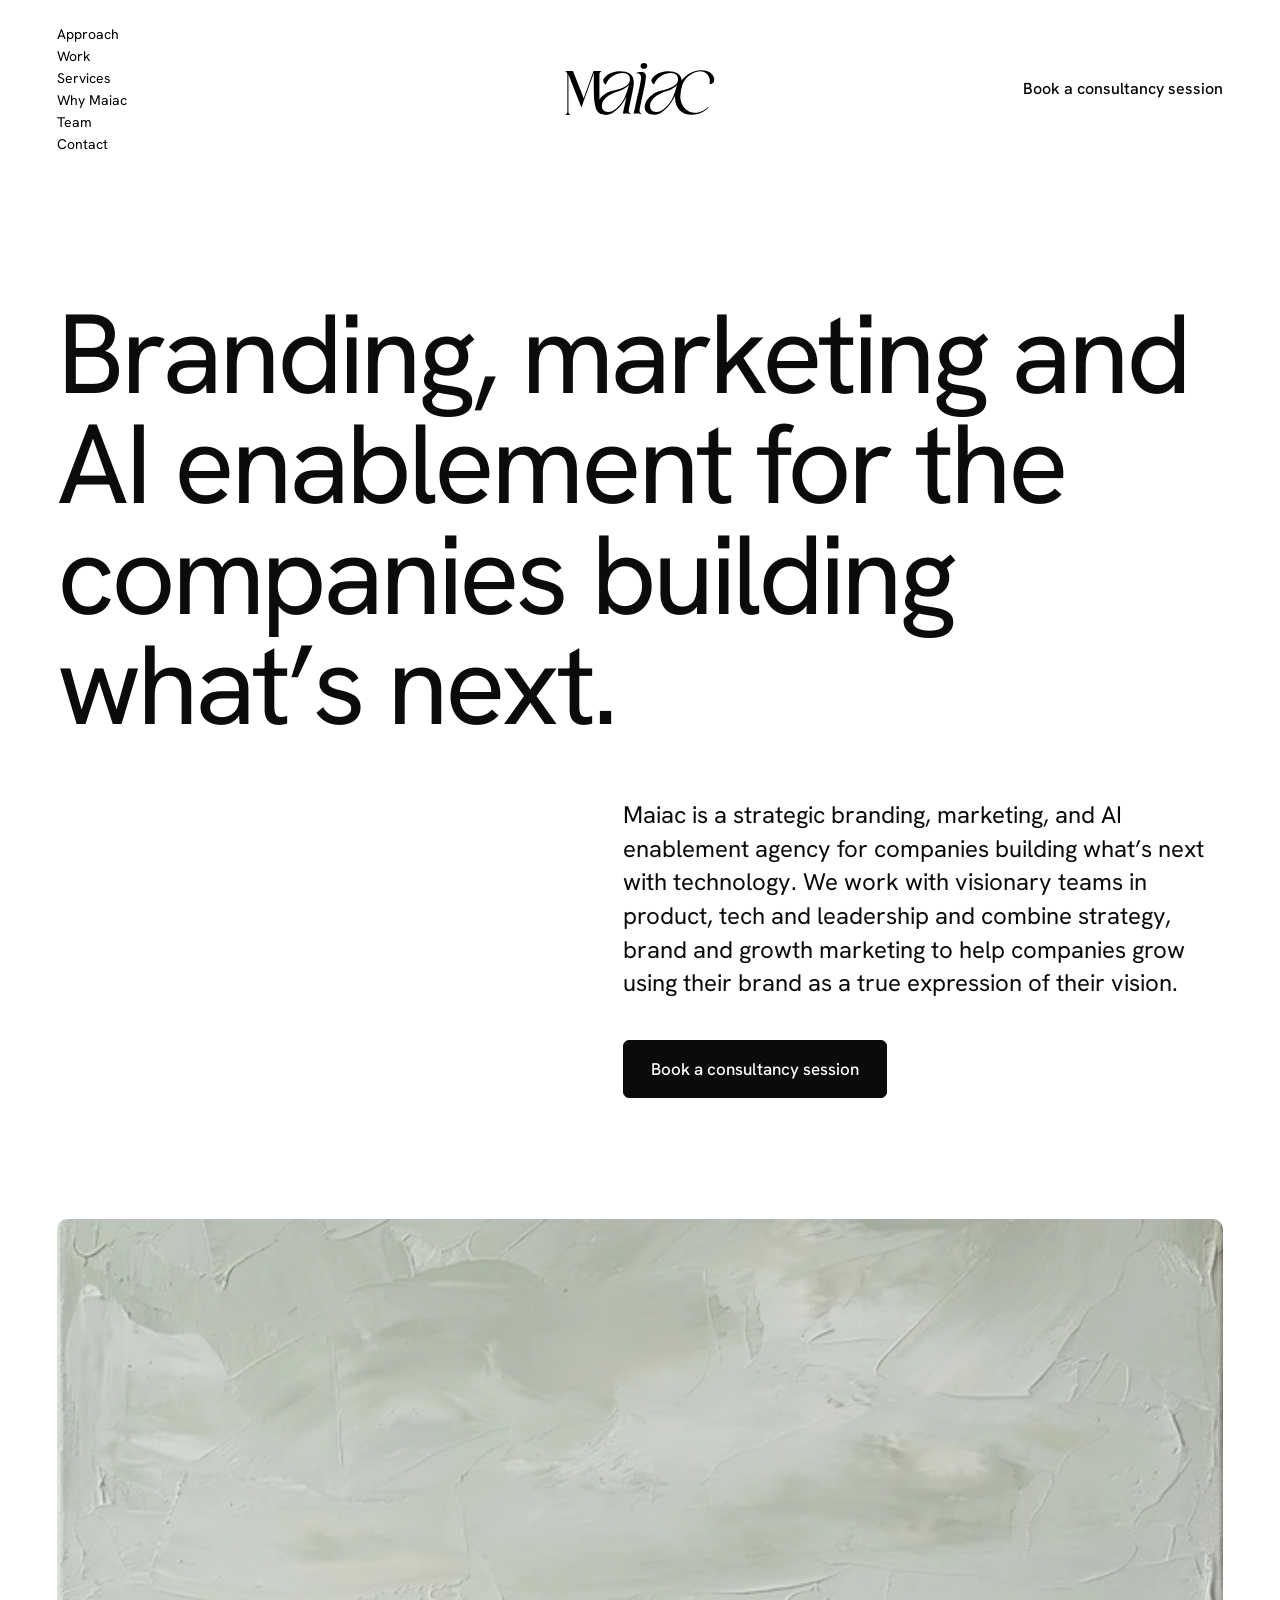
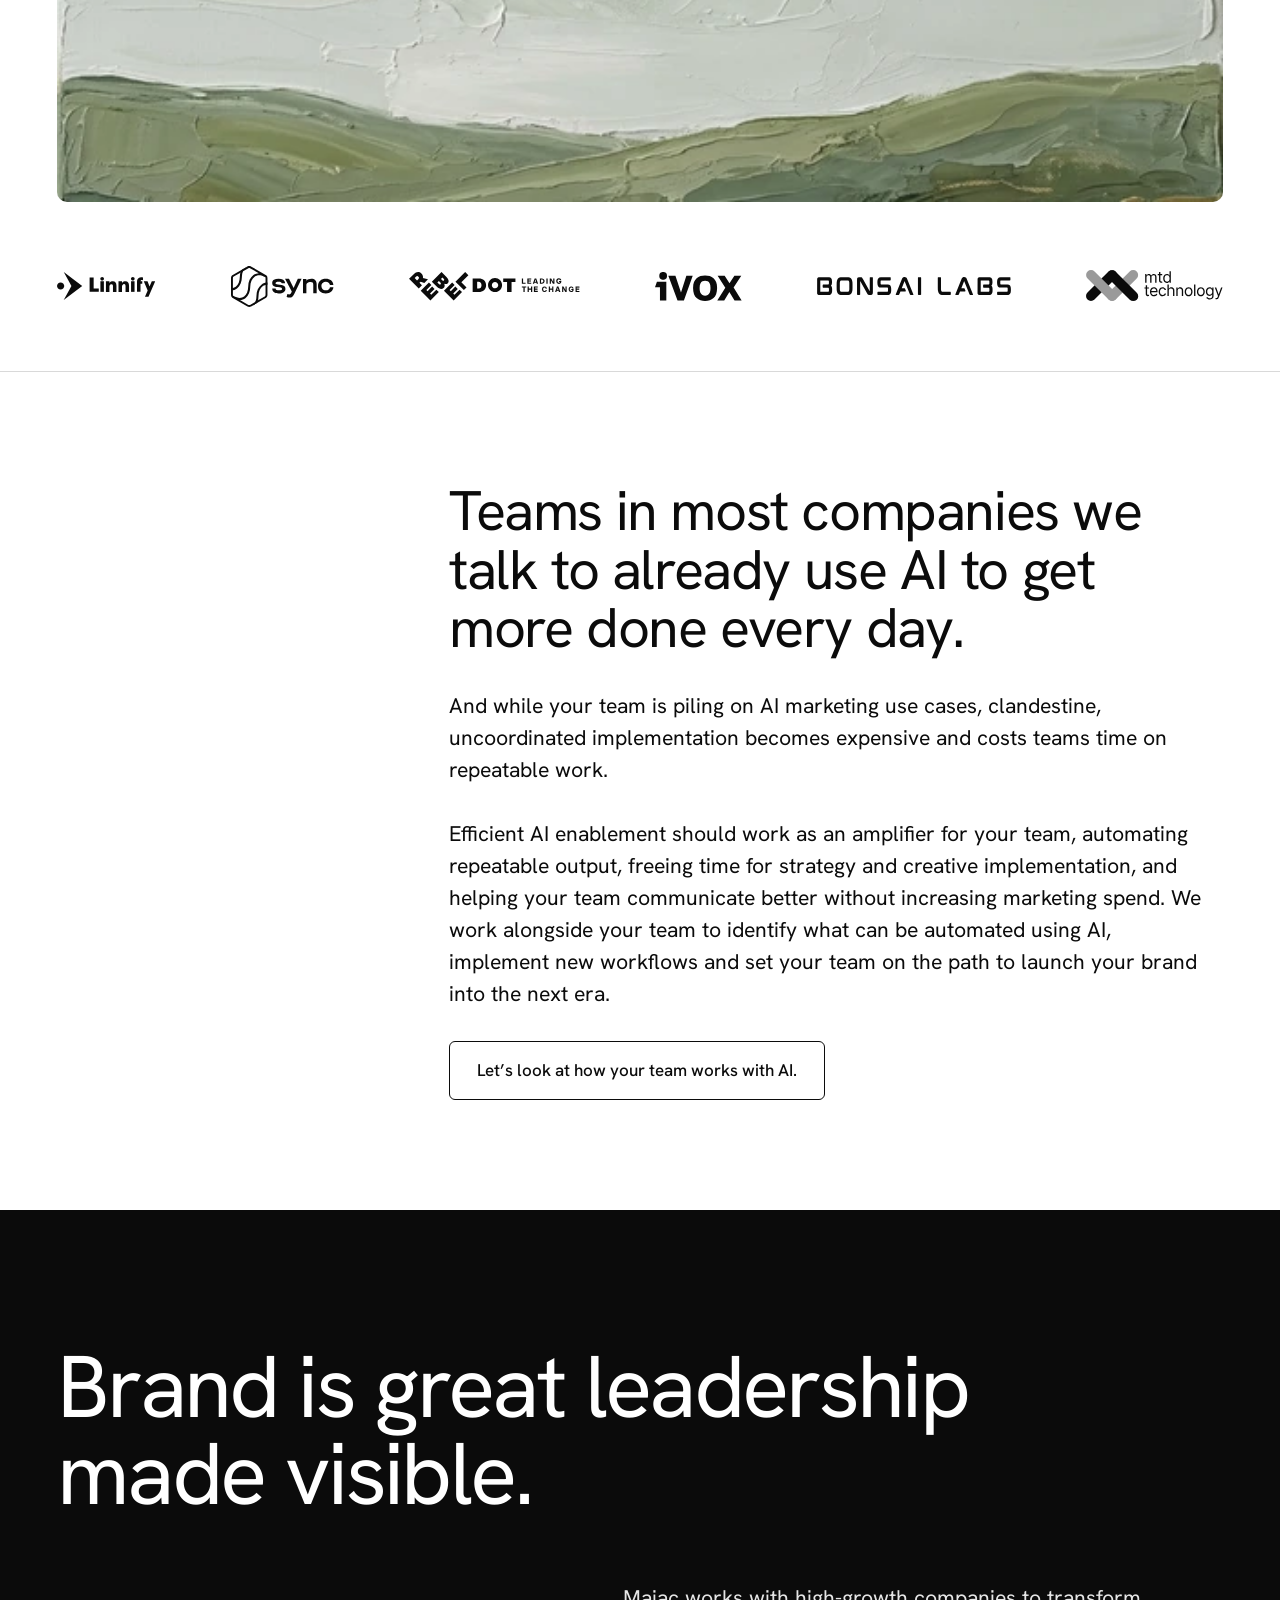
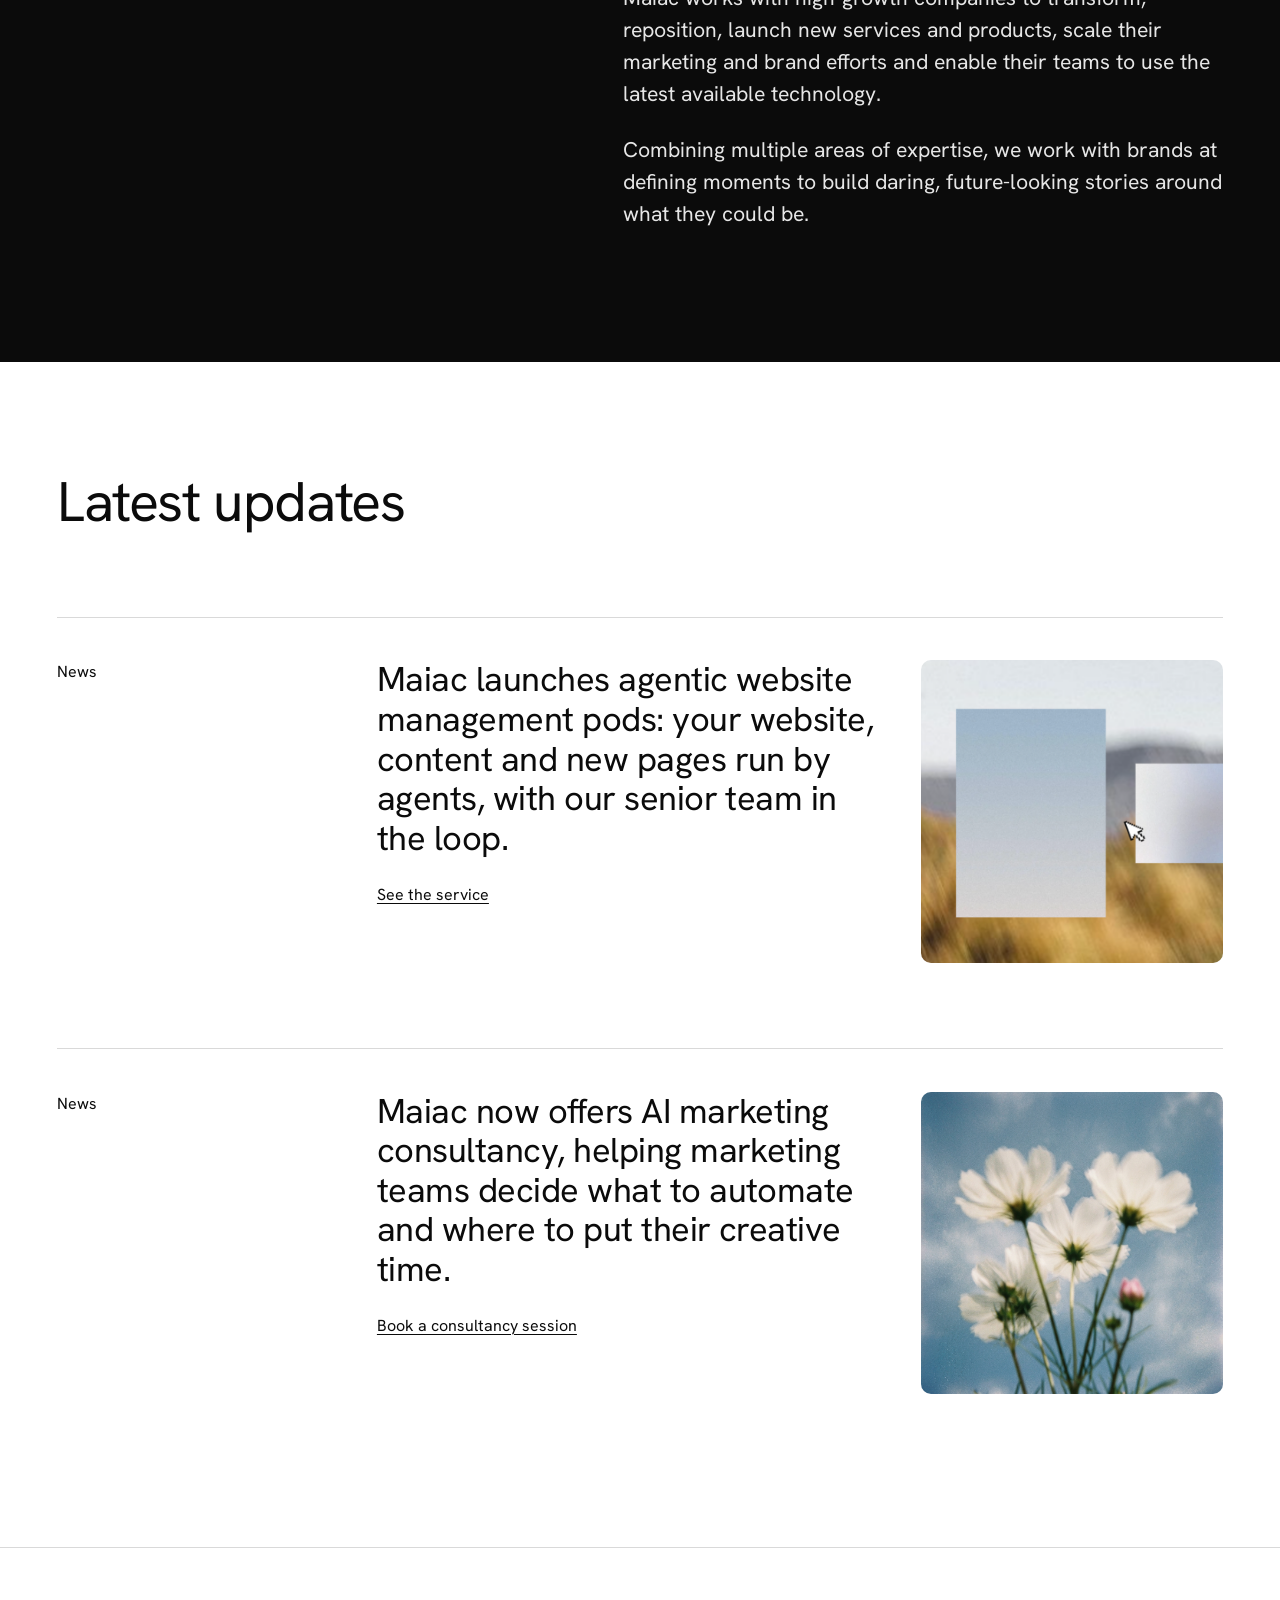
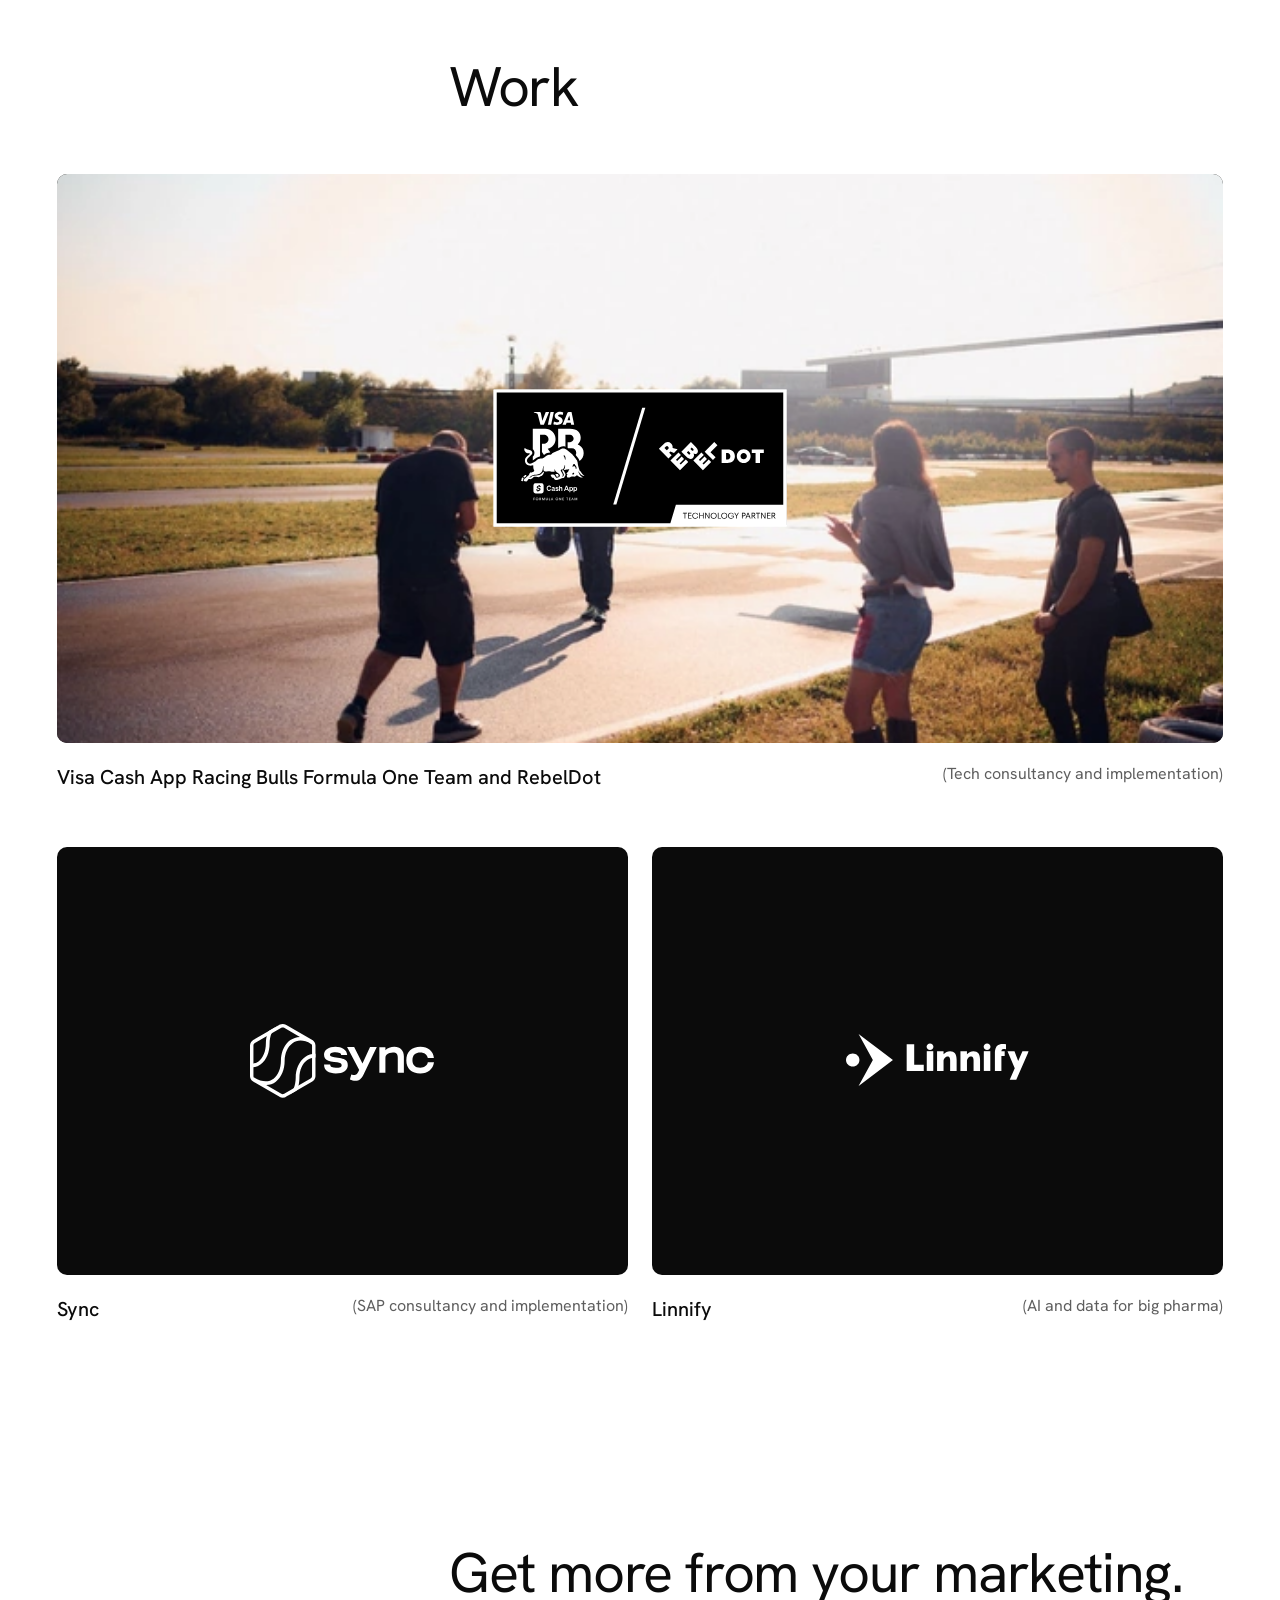
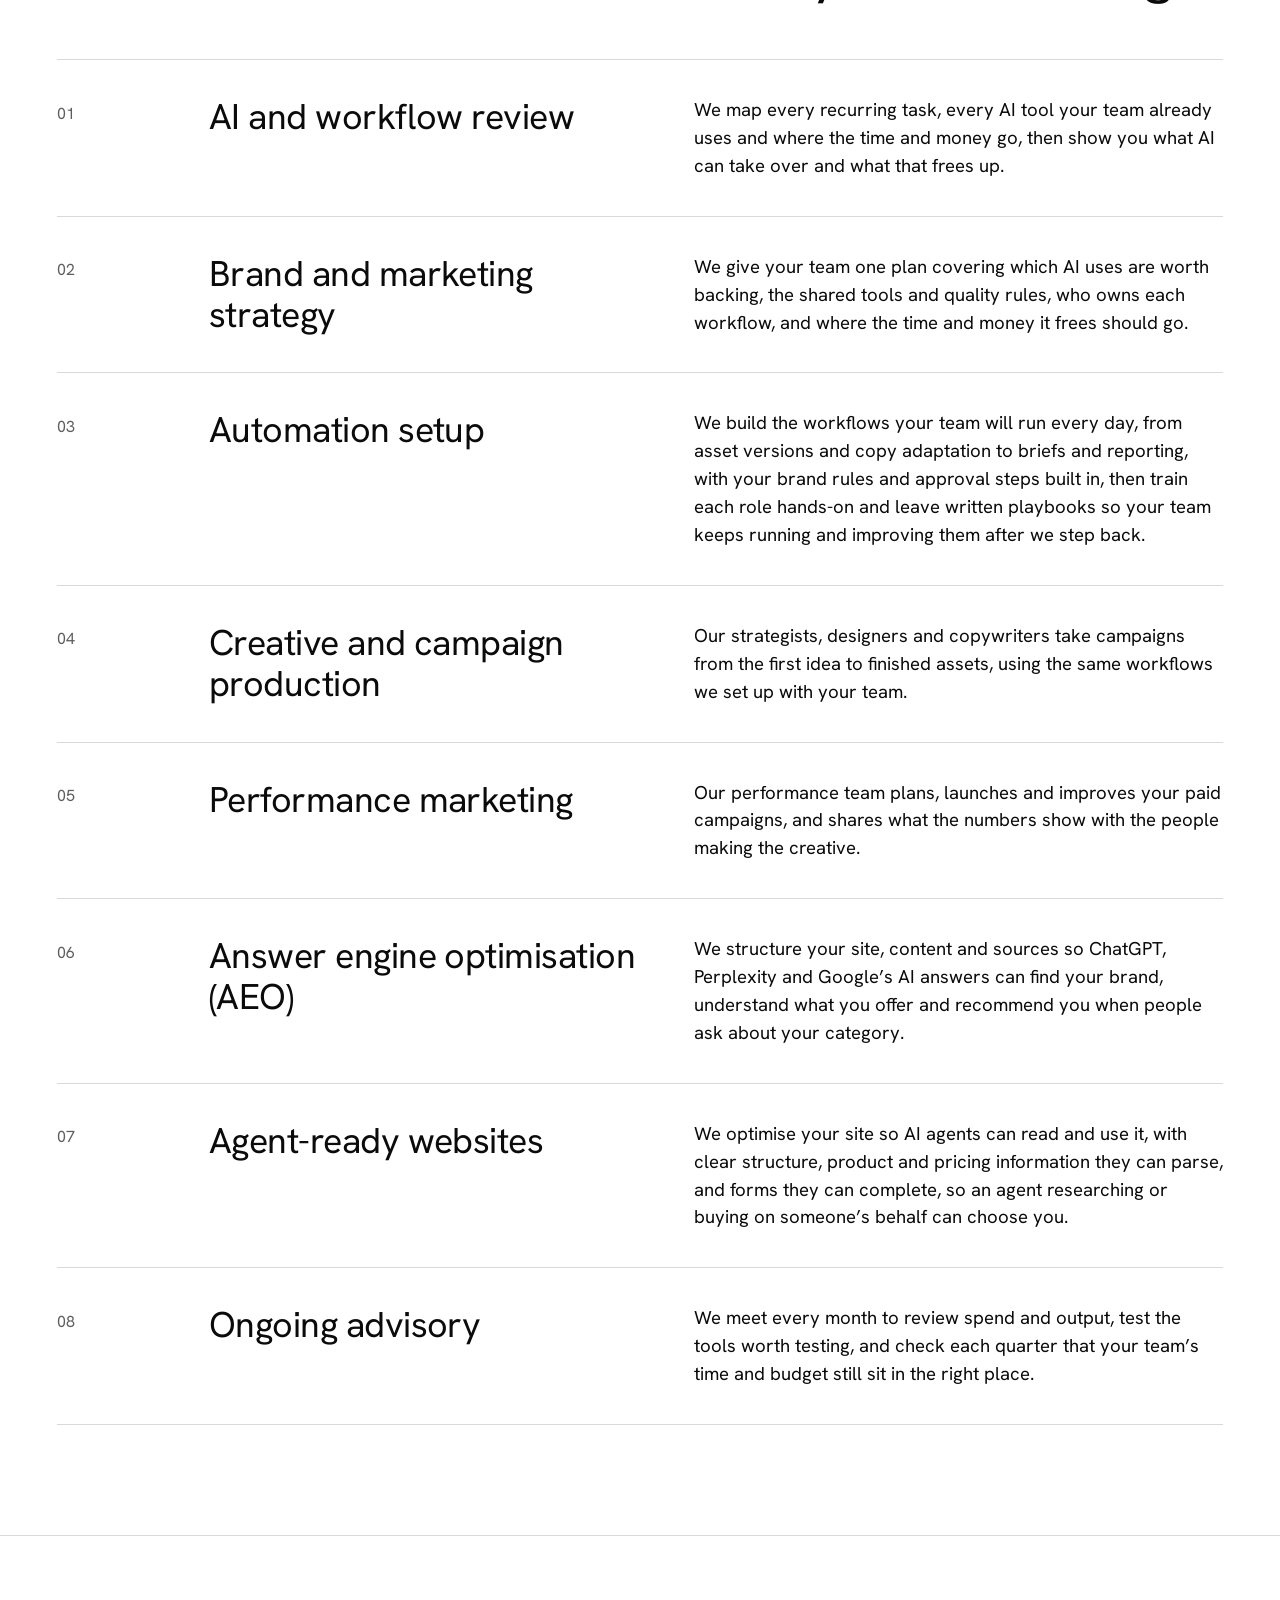
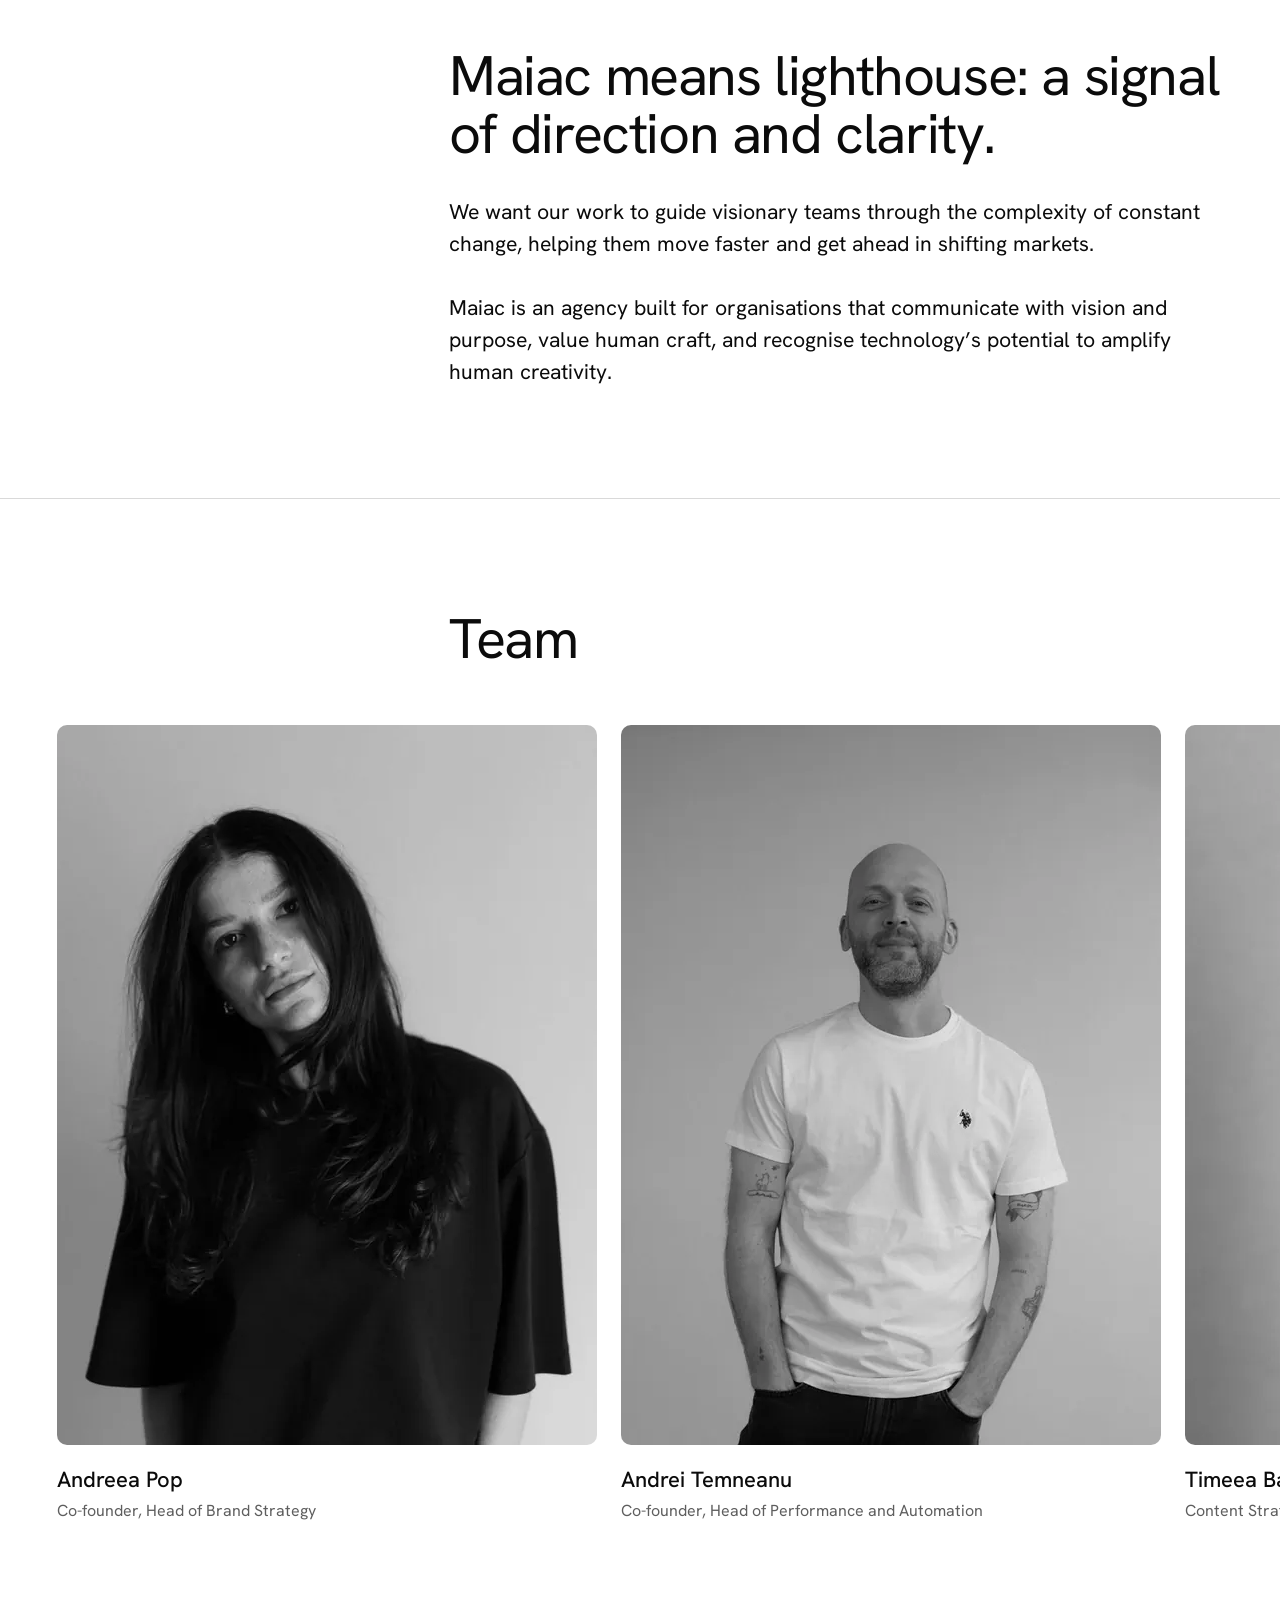
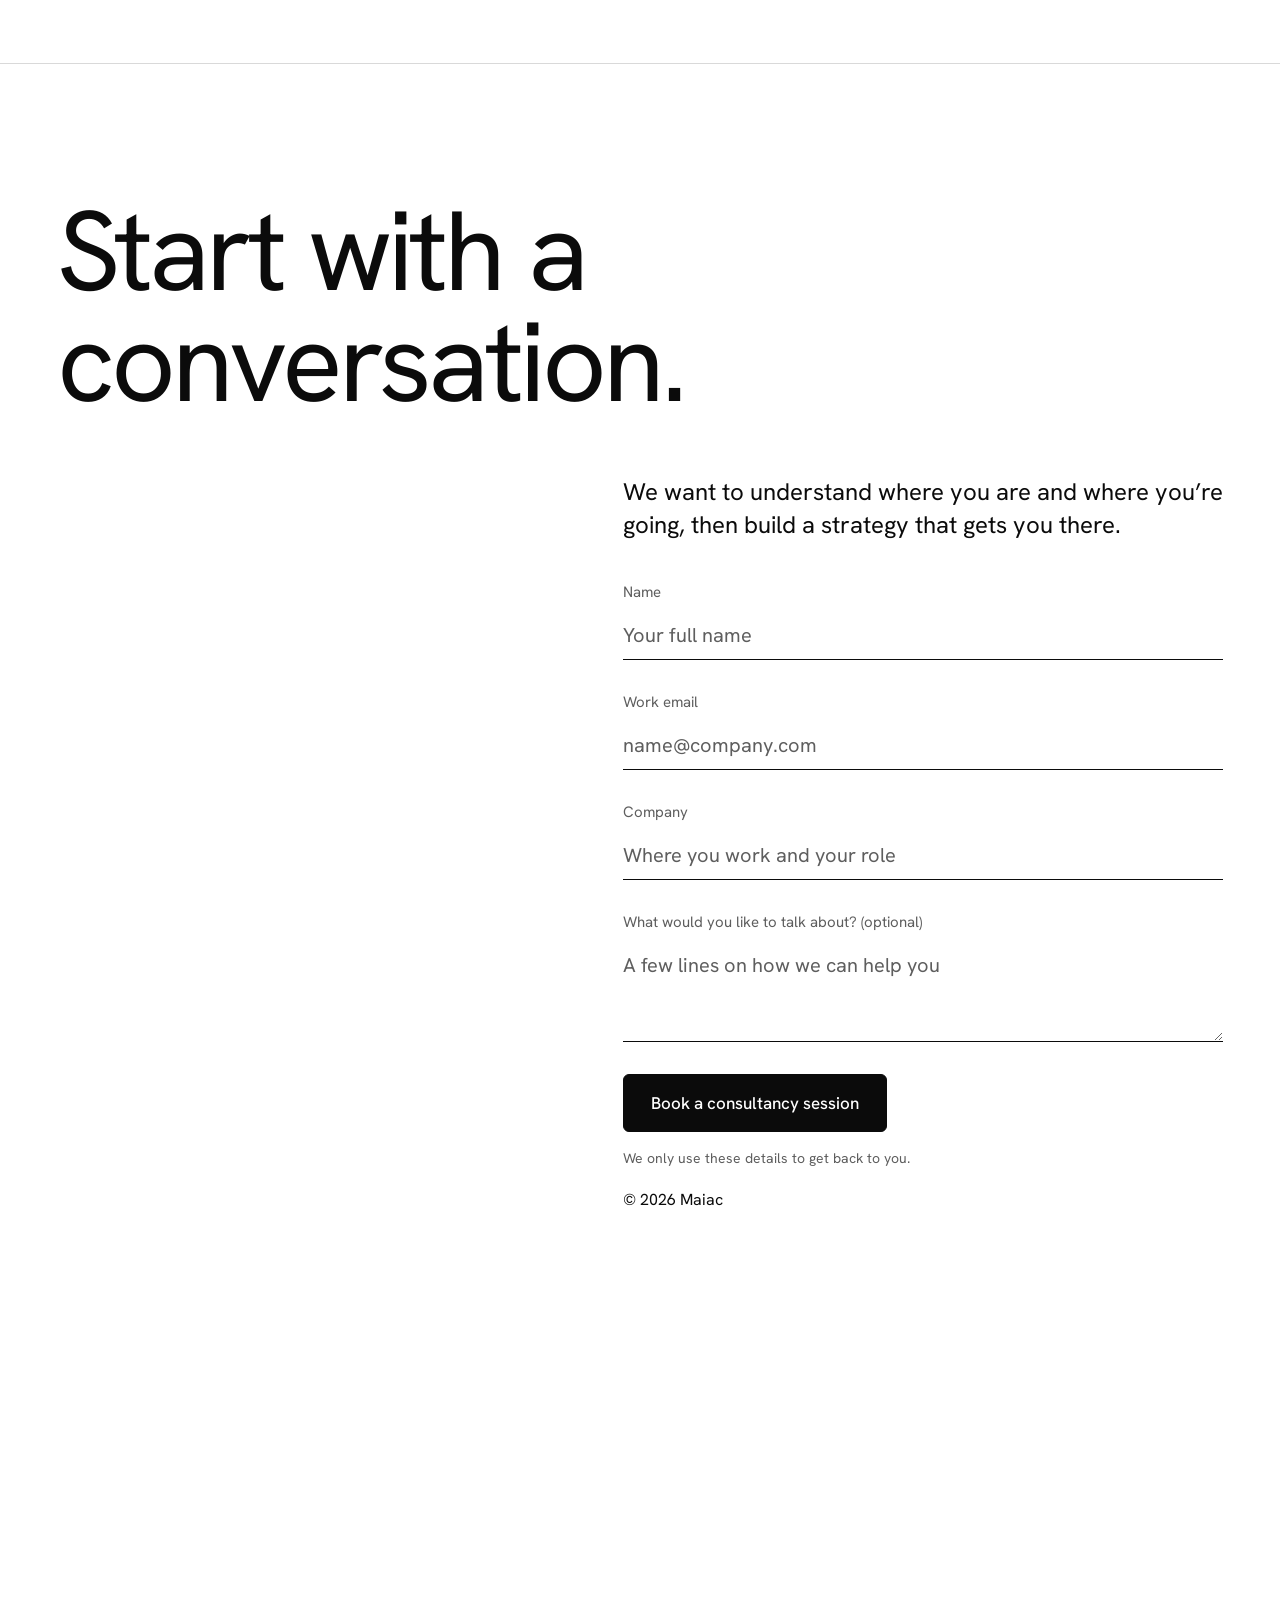
<file: index.html>
<!doctype html>
<html lang="en">
<head>
  <meta charset="utf-8">
  <meta name="viewport" content="width=device-width, initial-scale=1">
  <title>Maiac | Branding, marketing and AI enablement</title>
  <meta name="description" content="Branding, marketing and AI enablement for the companies building what’s next. Maiac’s consultants help your team move routine work onto AI, and our creatives and performance marketers make and run the campaigns with you.">
  <meta name="theme-color" content="#ffffff">
  <!-- Select the enhanced header before first paint; script failure restores native links. -->
  <script>document.documentElement.classList.add('js');</script>

  <!-- Canonical and social metadata for Maiac's public domain. -->
  <meta property="og:type" content="website">
  <meta property="og:title" content="Maiac | Branding, marketing and AI enablement">
  <meta property="og:description" content="Branding, marketing and AI enablement for the companies building what’s next.">
  <link rel="canonical" href="https://maiac.agency/">
  <meta property="og:url" content="https://maiac.agency/">
  <meta property="og:image" content="https://maiac.agency/assets/img/og-homepage-text.jpg">
  <meta property="og:image:width" content="2400">
  <meta property="og:image:height" content="1260">
  <meta property="og:image:alt" content="Maiac: branding, marketing and AI enablement">
  <meta name="twitter:card" content="summary_large_image">
  <meta name="twitter:image" content="https://maiac.agency/assets/img/og-homepage-text.jpg">

  <script type="application/ld+json">
  {
    "@context": "https://schema.org",
    "@type": "Organization",
    "@id": "https://maiac.agency/#organization",
    "name": "Maiac",
    "url": "https://maiac.agency/",
    "description": "Branding, marketing and AI enablement for the companies building what’s next.",
    "email": "andreea@maiac.agency"
  }
  </script>

  <link rel="preload" href="assets/fonts/hanken-grotesk-latin-400-normal.woff2" as="font" type="font/woff2" crossorigin>
  <link rel="preload" href="assets/fonts/hanken-grotesk-latin-500-normal.woff2" as="font" type="font/woff2" crossorigin>
  <link rel="preload" href="assets/img/maiac-logo.svg" as="image" type="image/svg+xml">
  <link rel="stylesheet" href="assets/css/main.css?v=fb21ad1417b2">
  <link rel="stylesheet" href="assets/css/home-updates.css?v=2e013dcfd2c3">
  <link rel="stylesheet" href="assets/css/shared-primitives.css?v=ed581dec7738">
  <script src="assets/js/main.js?v=a3e99aad2818" defer onerror="document.documentElement.classList.remove('js')"></script>
  <script src="assets/js/contact.js?v=330ac5587a06" defer></script>
  <script src="assets/js/work-cursor.js?v=56fadc089407" defer></script>
  <link rel="icon" href="/favicon.svg" type="image/svg+xml">
  <link rel="icon" href="/favicon.ico" sizes="any">
  <link rel="apple-touch-icon" href="/apple-touch-icon.png">
  <link rel="manifest" href="/site.webmanifest">
</head>
<body>
  <!-- Decorative first-visit introduction. The page stays in flow and usable underneath. -->
  <div class="site-loader" data-site-loader aria-hidden="true" hidden>
    <div class="site-loader__cover"></div>
    <div class="site-loader__slot"><img class="site-loader__logo" src="assets/img/maiac-logo.svg" alt="" width="87" height="30"></div>
  </div>
  <script>
    (() => {
      const loader = document.querySelector('[data-site-loader]');
      let watchdog;
      let started = false, finished = false;
      const listeners = [];
      const finish = () => {
        finished = true;
        loader.hidden = true;
        clearTimeout(watchdog);
        listeners.splice(0).forEach(remove => remove());
      };
      const on = (target, event, handler, options) => {
        target.addEventListener(event, handler, options);
        listeners.push(() => target.removeEventListener(event, handler, options));
      };
      try {
        const navigation = performance.getEntriesByType('navigation')[0];
        const replay = new URLSearchParams(location.search).get('intro') === 'replay';
        if (location.hash || navigation?.type === 'back_forward') return;
        try { if (!replay && sessionStorage.getItem('maiac:intro-played')) return; } catch (_) {}
        const start = () => {
          if (started || finished || document.hidden) return;
          try {
            if (location.hash) { finish(); return; }
            // Without the matching stylesheet, leave the default-hidden layer alone.
            if (getComputedStyle(loader).getPropertyValue('--intro-ready').trim() !== '1') { finish(); return; }
            const logo = loader.querySelector('img');
            if (logo.complete && !logo.naturalWidth) { finish(); return; }
            // Independent of main.js, fonts and image loading; CSS also ends the cover.
            watchdog = setTimeout(finish, 1800);
            on(logo, 'error', finish);
            on(loader, 'animationend', event => { if (event.animationName === 'intro-cover') finish(); });
            ['pointerdown', 'touchstart', 'wheel', 'keydown'].forEach(event => on(document, event, finish, { capture: true, passive: true }));
            started = true;
            loader.hidden = false;
            try { sessionStorage.setItem('maiac:intro-played', 'true'); } catch (_) {}
          } catch (_) { finish(); }
        };
        on(window, 'pagehide', finish);
        // Background-opened previews begin when seen, rather than silently skipping.
        on(document, 'visibilitychange', () => { if (document.hidden) { if (started) finish(); } else start(); });
        start();
      } catch (_) { finish(); }
    })();
  </script>
  <a class="skip-link" href="#main">Skip to content</a>

  <!-- One persistent transparent header. Desktop sections remain vertical while scrolling. -->
  <header class="site-header" data-site-header>
    <nav class="site-header__nav" aria-label="Sections">
      <ul class="site-header__list">
        <li><a href="#approach" data-nav-link>Approach</a></li>
        <li><a href="#work" data-nav-link>Work</a></li>
        <li><a href="#services" data-nav-link>Services</a></li>
        <li><a href="#why-maiac" data-nav-link>Why Maiac</a></li>
        <li><a href="#team" data-nav-link>Team</a></li>
        <li><a href="#contact" data-nav-link>Contact</a></li>
      </ul>
    </nav>
    <a class="site-header__logo" href="#top"><img src="assets/img/maiac-logo.svg" alt="Maiac" width="87" height="30"></a>
    <div class="site-header__actions">
      <a class="text-link" href="#contact" data-cta>Book a consultancy session</a>
      <button class="menu-toggle site-header__toggle" type="button" data-menu-open aria-controls="menu" aria-expanded="false">Menu</button>
    </div>
  </header>

  <!-- Mobile menu overlay -->
  <dialog class="menu" id="menu" data-menu aria-label="Site navigation">
    <div class="menu__head">
      <img src="assets/img/maiac-logo.svg" alt="" width="87" height="30">
      <button class="menu-toggle" type="button" data-menu-close autofocus>Close</button>
    </div>
    <nav aria-label="Sections">
      <ul class="menu__list">
        <li><a href="#approach" data-nav-link data-menu-link>Approach</a></li>
        <li><a href="#work" data-nav-link data-menu-link>Work</a></li>
        <li><a href="#services" data-nav-link data-menu-link>Services</a></li>
        <li><a href="#why-maiac" data-nav-link data-menu-link>Why Maiac</a></li>
        <li><a href="#team" data-nav-link data-menu-link>Team</a></li>
        <li><a href="#contact" data-nav-link data-menu-link>Contact</a></li>
      </ul>
    </nav>
    <a class="btn btn--primary" href="#contact" data-menu-link data-cta>Book a consultancy session</a>
  </dialog>

  <div class="page" data-page id="top">


    <main id="main" tabindex="-1">
      <!-- HERO -->
      <section class="hero container" aria-labelledby="hero-title">
        <h1 class="hero__title display-xl" id="hero-title">Branding, marketing and AI enablement for the companies building what’s next.</h1>
        <div class="hero__aside aside-col">
          <p class="lead">Maiac is a strategic branding, marketing, and AI enablement agency for companies building what’s next with technology. We work with visionary teams in product, tech and leadership and combine strategy, brand and growth marketing to help companies grow using their brand as a true expression of their vision.</p>
          <a class="btn btn--primary" href="#contact" data-cta>Book a consultancy session</a>
        </div>
      </section>

      <div class="hero-image container">
        <picture>
          <source type="image/webp" srcset="assets/img/homepage-landscape-640.webp 640w, assets/img/homepage-landscape-1024.webp 1024w" sizes="(min-width: 1440px) 1312px, (min-width: 450px) 91.1vw, calc(100vw - 40px)">
          <img src="assets/img/homepage-landscape-640.jpg" srcset="assets/img/homepage-landscape-640.jpg 640w, assets/img/homepage-landscape-1024.jpg 1024w" sizes="(min-width: 1440px) 1312px, (min-width: 450px) 91.1vw, calc(100vw - 40px)" alt="" width="1024" height="512" decoding="async" fetchpriority="high">
        </picture>
      </div>

      <!-- TRUSTED BY -->
      <section class="trusted" aria-label="Trusted by">
        <div class="container trusted__content">
          <ul class="trusted__logos" role="list">
            <li><img class="trusted__logo--linnify" src="assets/img/client-linnify.svg" alt="Linnify" width="99" height="28" loading="lazy"></li>
            <li><img src="assets/img/client-sync.svg" alt="Sync" width="103" height="41" loading="lazy"></li>
            <li><img src="assets/img/client-rebeldot.svg" alt="RebelDot" width="159" height="27" loading="lazy"></li>
            <li><img src="assets/img/client-ivox.svg" alt="iVOX" width="84" height="28" loading="lazy"></li>
            <li><img class="trusted__logo--bonsai" src="assets/img/client-bonsai-labs.svg" alt="Bonsai Labs" width="194" height="18" loading="lazy"></li>
            <li><img class="trusted__logo--mtd" src="assets/img/client-mtd-technology.svg" alt="MTD Technology" width="137" height="32" loading="lazy"></li>
          </ul>
        </div>
      </section>

      <!-- APPROACH: the problem -->
      <section class="section section--rule" id="approach" aria-labelledby="problem-title" data-section>
        <div class="container split">
          <div class="split__content stack">
            <h2 class="display-m" id="problem-title">Teams in most companies we talk to already use AI to get more done every day.</h2>
            <div class="prose">
              <p>And while your team is piling on AI marketing use cases, clandestine, uncoordinated implementation becomes expensive and costs teams time on repeatable work.</p>
              <p>Efficient AI enablement should work as an amplifier for your team, automating repeatable output, freeing time for strategy and creative implementation, and helping your team communicate better without increasing marketing spend. We work alongside your team to identify what can be automated using AI, implement new workflows and set your team on the path to launch your brand into the next era.</p>
            </div>
            <a class="btn btn--secondary" href="#contact" data-cta>Let’s look at how your team works with AI.</a>
          </div>
        </div>
      </section>

      <!-- APPROACH: point of view (dark) -->
      <section class="section section--dark shift" aria-labelledby="shift-title">
        <div class="container">
          <h2 class="display-l shift__title" id="shift-title">Brand is great leadership<br>made visible.</h2>
          <div class="aside-col prose prose--dark">
            <p>Maiac works with high-growth companies to transform, reposition, launch new services and products, scale their marketing and brand efforts and enable their teams to use the latest available technology.</p>
            <p>Combining multiple areas of expertise, we work with brands at defining moments to build daring, future-looking stories around what they could be.</p>

          </div>
        </div>
      </section>

      <!-- LATEST UPDATES: the two current announcements, maintained in the initial HTML. -->
      <section class="section home-updates" id="latest-updates" aria-labelledby="updates-title">
        <h2 class="display-m home-updates__heading" id="updates-title">Latest updates</h2>
        <div class="home-updates__list">
          <article class="home-update" aria-labelledby="update-pods-title">
            <p class="home-update__category">News</p>
            <div class="home-update__text">
              <h3 class="home-update__title" id="update-pods-title">Maiac launches agentic website management pods: your website, content and new pages run by agents, with our senior team in the loop.</h3>
              <a class="home-update__link" href="agentic-website-management/" aria-describedby="update-pods-title">See the service</a>
            </div>
            <img class="home-update__image" src="assets/img/update-agentic-website-management.png" alt="" width="814" height="684" loading="lazy" decoding="async">
          </article>
          <article class="home-update" aria-labelledby="update-consultancy-title">
            <p class="home-update__category">News</p>
            <div class="home-update__text">
              <h3 class="home-update__title" id="update-consultancy-title">Maiac now offers AI marketing consultancy, helping marketing teams decide what to automate and where to put their creative time.</h3>
              <a class="home-update__link" href="#contact" aria-describedby="update-consultancy-title" data-cta>Book a consultancy session</a>
            </div>
            <img class="home-update__image" src="assets/img/update-ai-marketing-consultancy.png" alt="" width="1024" height="1024" loading="lazy" decoding="async">
          </article>
        </div>
      </section>

      <!-- WORK -->
      <section class="section section--rule" id="work" aria-labelledby="work-title" data-section>
        <div class="container">
          <div class="split split--head">
            <h2 class="display-m split__content" id="work-title">Work</h2>
          </div>

          <div class="work-grid">
            <!-- Each card zooms its own image on hover. TODO(dev): wrap the card in <a class="work-card" href="…"> once case-study pages exist. -->
            <article class="work-card work-card--feature">
              <div class="work-card__media">
                <picture>
                  <source type="image/webp" srcset="assets/img/work-racing-bulls-golden-hour-640.webp 640w, assets/img/work-racing-bulls-golden-hour-864.webp 864w" sizes="(min-width: 1440px) 1312px, (min-width: 450px) 91.1vw, calc(100vw - 40px)">
                  <img class="work-card__img" src="assets/img/work-racing-bulls-golden-hour-864.jpg" srcset="assets/img/work-racing-bulls-golden-hour-640.jpg 640w, assets/img/work-racing-bulls-golden-hour-864.jpg 864w" sizes="(min-width: 1440px) 1312px, (min-width: 450px) 91.1vw, calc(100vw - 40px)" alt="The team on the Racing Bulls karting track in the golden-hour light" width="864" height="515" loading="lazy" decoding="async">
                </picture>
                <img class="work-card__overlay" src="assets/img/work-racing-bulls-rebeldot-lockup.svg" alt="Visa Cash App Racing Bulls Formula One Team and RebelDot, technology partner" width="331" height="155" loading="lazy" decoding="async">
                <span class="work-label" data-work-label aria-hidden="true"><span>Creative direction, Performance</span></span>
              </div>
              <div class="work-card__caption">
                <h3 class="work-card__title">Visa Cash App Racing Bulls Formula One Team and RebelDot</h3>
                <p class="work-card__meta">(Tech consultancy and implementation)</p>
                <p class="sr-only">Services: Creative direction, Performance</p>
              </div>
            </article>

            <article class="work-card">
              <div class="work-card__media work-card__media--logo">
                <img class="work-card__logo" src="assets/img/work-sync-white.svg" alt="Sync" width="184" height="74" loading="lazy" decoding="async">
                <span class="work-label" data-work-label aria-hidden="true"><span>Brand identity, Growth marketing</span></span>
              </div>
              <div class="work-card__caption">
                <h3 class="work-card__title">Sync</h3>
                <p class="work-card__meta">(SAP consultancy and implementation)</p>
                <p class="sr-only">Services: Brand identity, Growth marketing</p>
              </div>
            </article>

            <article class="work-card">
              <div class="work-card__media work-card__media--logo">
                <img class="work-card__logo" src="assets/img/work-linnify-white.svg" alt="Linnify" width="184" height="53" loading="lazy" decoding="async">
                <span class="work-label" data-work-label aria-hidden="true"><span>Demand generation, Performance marketing</span></span>
              </div>
              <div class="work-card__caption">
                <h3 class="work-card__title">Linnify</h3>
                <p class="work-card__meta">(AI and data for big pharma)</p>
                <p class="sr-only">Services: Demand generation, Performance marketing</p>
              </div>
            </article>
          </div>
        </div>
      </section>

      <!-- SERVICES -->
      <section class="section" id="services" aria-labelledby="services-title" data-section>
        <div class="container">
          <div class="split split--head">
            <h2 class="display-m split__content" id="services-title">Get more from your marketing.</h2>
          </div>

          <ol class="services" role="list">
            <li class="service">
              <span class="service__num" aria-hidden="true">01</span>
              <h3 class="service__name">AI and workflow review</h3>
              <p class="service__desc">We map every recurring task, every AI tool your team already uses and where the time and money go, then show you what AI can take over and what that frees up.</p>
            </li>
            <li class="service">
              <span class="service__num" aria-hidden="true">02</span>
              <h3 class="service__name">Brand and marketing strategy</h3>
              <p class="service__desc">We give your team one plan covering which AI uses are worth backing, the shared tools and quality rules, who owns each workflow, and where the time and money it frees should go.</p>
            </li>
            <li class="service">
              <span class="service__num" aria-hidden="true">03</span>
              <h3 class="service__name">Automation setup</h3>
              <p class="service__desc">We build the workflows your team will run every day, from asset versions and copy adaptation to briefs and reporting, with your brand rules and approval steps built in, then train each role hands-on and leave written playbooks so your team keeps running and improving them after we step back.</p>
            </li>
            <li class="service">
              <span class="service__num" aria-hidden="true">04</span>
              <h3 class="service__name">Creative and campaign production</h3>
              <p class="service__desc">Our strategists, designers and copywriters take campaigns from the first idea to finished assets, using the same workflows we set up with your team.</p>
            </li>
            <li class="service">
              <span class="service__num" aria-hidden="true">05</span>
              <h3 class="service__name">Performance marketing</h3>
              <p class="service__desc">Our performance team plans, launches and improves your paid campaigns, and shares what the numbers show with the people making the creative.</p>
            </li>
            <li class="service">
              <span class="service__num" aria-hidden="true">06</span>
              <h3 class="service__name">Answer engine optimisation (AEO)</h3>
              <p class="service__desc">We structure your site, content and sources so ChatGPT, Perplexity and Google’s AI answers can find your brand, understand what you offer and recommend you when people ask about your category.</p>
            </li>
            <li class="service">
              <span class="service__num" aria-hidden="true">07</span>
              <h3 class="service__name">Agent-ready websites</h3>
              <p class="service__desc">We optimise your site so AI agents can read and use it, with clear structure, product and pricing information they can parse, and forms they can complete, so an agent researching or buying on someone’s behalf can choose you.</p>
            </li>
            <li class="service">
              <span class="service__num" aria-hidden="true">08</span>
              <h3 class="service__name">Ongoing advisory</h3>
              <p class="service__desc">We meet every month to review spend and output, test the tools worth testing, and check each quarter that your team’s time and budget still sit in the right place.</p>
            </li>
          </ol>
        </div>
      </section>

      <!-- WHY MAIAC -->
      <section class="section section--rule" id="why-maiac" aria-labelledby="why-title" data-section>
        <div class="container split">
          <div class="split__content stack">
            <h2 class="display-m" id="why-title">Maiac means lighthouse: a signal of direction and clarity.</h2>
            <div class="prose">
              <p>We want our work to guide visionary teams through the complexity of constant change, helping them move faster and get ahead in shifting markets.</p>
              <p>Maiac is an agency built for organisations that communicate with vision and purpose, value human craft, and recognise technology’s potential to amplify human creativity.</p>
            </div>
          </div>
        </div>
      </section>

      <!-- TEAM: horizontal scroller -->
      <section class="section section--rule team" id="team" aria-labelledby="team-title" data-section>
        <div class="team__pin" data-team-pin>
        <div class="container split split--head">
          <h2 class="display-m split__content" id="team-title">Team</h2>
        </div>

        <div class="team__scroller" data-team-scroller tabindex="0" role="region" aria-label="Team members, scroll horizontally">
          <ul class="team__track" role="list">
            <li class="member">
              <picture>
                <source type="image/webp" srcset="assets/img/team-andreea-pop-540.webp 540w, assets/img/team-andreea-pop-1080.webp 1080w" sizes="(min-width: 900px) 540px, 78vw">
                <img class="member__photo" src="assets/img/team-andreea-pop-540.jpg" srcset="assets/img/team-andreea-pop-540.jpg 540w, assets/img/team-andreea-pop-1080.jpg 1080w" sizes="(min-width: 900px) 540px, 78vw" alt="Andreea Pop" width="1080" height="1440" loading="lazy" decoding="async" draggable="false">
              </picture>
              <h3 class="member__name">Andreea Pop</h3>
              <p class="member__role">Co-founder, Head of Brand Strategy</p>
            </li>
            <li class="member">
              <picture>
                <source type="image/webp" srcset="assets/img/team-andrei-temneanu-540.webp 540w, assets/img/team-andrei-temneanu-1080.webp 1080w" sizes="(min-width: 900px) 540px, 78vw">
                <img class="member__photo" src="assets/img/team-andrei-temneanu-540.jpg" srcset="assets/img/team-andrei-temneanu-540.jpg 540w, assets/img/team-andrei-temneanu-1080.jpg 1080w" sizes="(min-width: 900px) 540px, 78vw" alt="Andrei Temneanu" width="1080" height="1440" loading="lazy" decoding="async" draggable="false">
              </picture>
              <h3 class="member__name">Andrei Temneanu</h3>
              <p class="member__role">Co-founder, Head of Performance and Automation</p>
            </li>
            <li class="member">
              <picture>
                <source type="image/webp" srcset="assets/img/team-timeea-bara-540.webp 540w, assets/img/team-timeea-bara-1080.webp 1080w" sizes="(min-width: 900px) 540px, 78vw">
                <img class="member__photo" src="assets/img/team-timeea-bara-540.jpg" srcset="assets/img/team-timeea-bara-540.jpg 540w, assets/img/team-timeea-bara-1080.jpg 1080w" sizes="(min-width: 900px) 540px, 78vw" alt="Timeea Bara" width="1080" height="1440" loading="lazy" decoding="async" draggable="false">
              </picture>
              <h3 class="member__name">Timeea Bara</h3>
              <p class="member__role">Content Strategist</p>
            </li>
            <li class="member">
              <picture class="member__portrait--valentin">
                <source type="image/webp" srcset="assets/img/team-valentin-agafitei-portrait-540.webp 540w, assets/img/team-valentin-agafitei-portrait-1080.webp 1080w" sizes="(min-width: 900px) 540px, 78vw">
                <img class="member__photo" src="assets/img/team-valentin-agafitei-portrait-540.jpg" srcset="assets/img/team-valentin-agafitei-portrait-540.jpg 540w, assets/img/team-valentin-agafitei-portrait-1080.jpg 1080w" sizes="(min-width: 900px) 540px, 78vw" alt="Valentin Agafitei" width="1080" height="1440" loading="lazy" decoding="async" draggable="false">
              </picture>
              <h3 class="member__name">Valentin Agafitei</h3>
              <p class="member__role">Designer</p>
            </li>
            <li class="member">
              <picture>
                <source type="image/webp" srcset="assets/img/team-dragos-cojocea-portrait-540.webp 540w, assets/img/team-dragos-cojocea-portrait-1080.webp 1080w" sizes="(min-width: 900px) 540px, 78vw">
                <img class="member__photo" src="assets/img/team-dragos-cojocea-portrait-540.jpg" srcset="assets/img/team-dragos-cojocea-portrait-540.jpg 540w, assets/img/team-dragos-cojocea-portrait-1080.jpg 1080w" sizes="(min-width: 900px) 540px, 78vw" alt="Dragos Cojocea" width="1080" height="1440" loading="lazy" decoding="async" draggable="false">
              </picture>
              <h3 class="member__name">Dragos Cojocea</h3>
              <p class="member__role">SEO, AEO, Content Automation</p>
            </li>
          </ul>
        </div>
        </div>
      </section>

      <!-- CONTACT -->
      <section class="section section--rule contact" id="contact" aria-labelledby="contact-title" data-section>
        <div class="container">
          <h2 class="display-xl contact__title" id="contact-title">Start with a<br>conversation.</h2>
          <div class="aside-col contact__col">
            <p class="lead">We want to understand where you are and where you’re going, then build a strategy that gets you there.</p>

            <!-- FormSubmit requires one-time confirmation by the receiving inbox. -->
            <form class="form" data-contact-form data-endpoint="https://formsubmit.co/ajax/andreea@maiac.agency" data-contact-email="andreea@maiac.agency" action="https://formsubmit.co/andreea@maiac.agency" method="post">
              <input type="hidden" name="_subject" value="New Maiac consultancy enquiry">
              <input type="hidden" name="_template" value="table">
              <div class="field">
                <label class="field__label" for="f-name">Name</label>
                <input class="field__input" id="f-name" name="name" type="text" autocomplete="name" placeholder="Your full name" required>
                <p class="field__error" id="f-name-error" hidden>Please add your name.</p>
              </div>
              <div class="field">
                <label class="field__label" for="f-email">Work email</label>
                <input class="field__input" id="f-email" name="email" type="email" autocomplete="email" placeholder="name@company.com" required>
                <p class="field__error" id="f-email-error" hidden>Please add a valid work email.</p>
              </div>
              <div class="field">
                <label class="field__label" for="f-company">Company</label>
                <input class="field__input" id="f-company" name="company" type="text" autocomplete="organization" placeholder="Where you work and your role" required>
                <p class="field__error" id="f-company-error" hidden>Please tell us where you work.</p>
              </div>
              <div class="field">
                <label class="field__label" for="f-message">What would you like to talk about? (optional)</label>
                <textarea class="field__input field__input--area" id="f-message" name="message" rows="3" placeholder="A few lines on how we can help you"></textarea>
              </div>
              <!-- FormSubmit also checks this honeypot on the server. -->
              <div class="hp" aria-hidden="true"><label for="f-website">Website</label><input id="f-website" name="_honey" type="text" tabindex="-1" autocomplete="off"></div>
              <div class="form__submit">
                <button class="btn btn--primary" type="submit">Book a consultancy session</button>
                <p class="form__status" data-form-status role="status" aria-live="polite"></p>
                <p class="form__note">We only use these details to get back to you.</p>
                <!-- Launch: link the data-use note when the real policy URL is supplied. -->
                <noscript><p class="form__note">You can also email <a href="mailto:andreea@maiac.agency">andreea@maiac.agency</a>.</p></noscript>
                <p class="form__copyright">&copy; <span data-year>2026</span> Maiac</p>
              </div>
            </form>
          </div>
        </div>
      </section>
    </main>
  </div>

  <!-- FOOTER: sits fixed behind the page and is uncovered as the page scrolls away (AREA 17-style curtain reveal). -->
  <footer class="site-footer" data-footer aria-hidden="true">
    <div class="site-footer__mark" data-footer-mark aria-hidden="true">
      <!-- The page uncovers a persistent Ma accordion; fine-pointer motion adds a bounded local distortion. -->
      <img class="site-footer__mark-img" src="assets/img/maiac-ma-mark.svg?v=873f937bc1e2" alt="" width="847" height="537">
    </div>

  </footer>
</body>
</html>
</file>
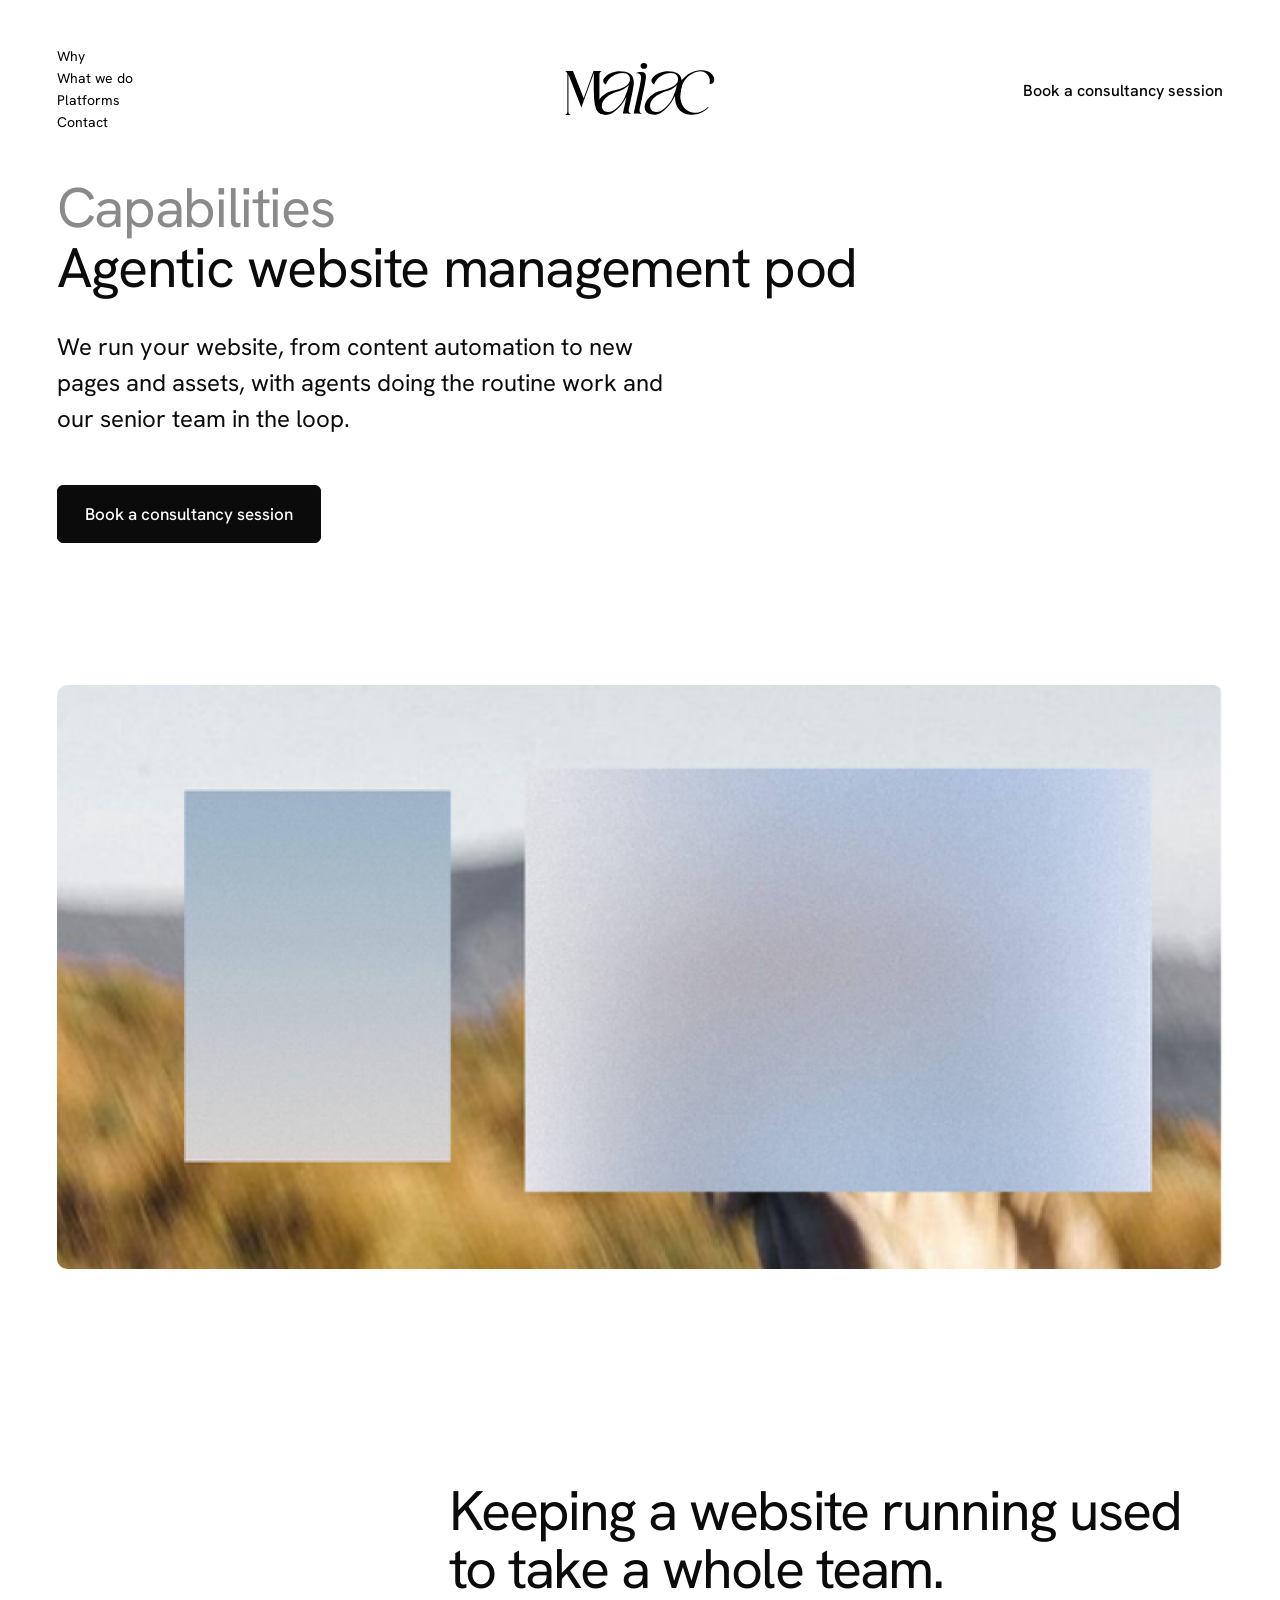
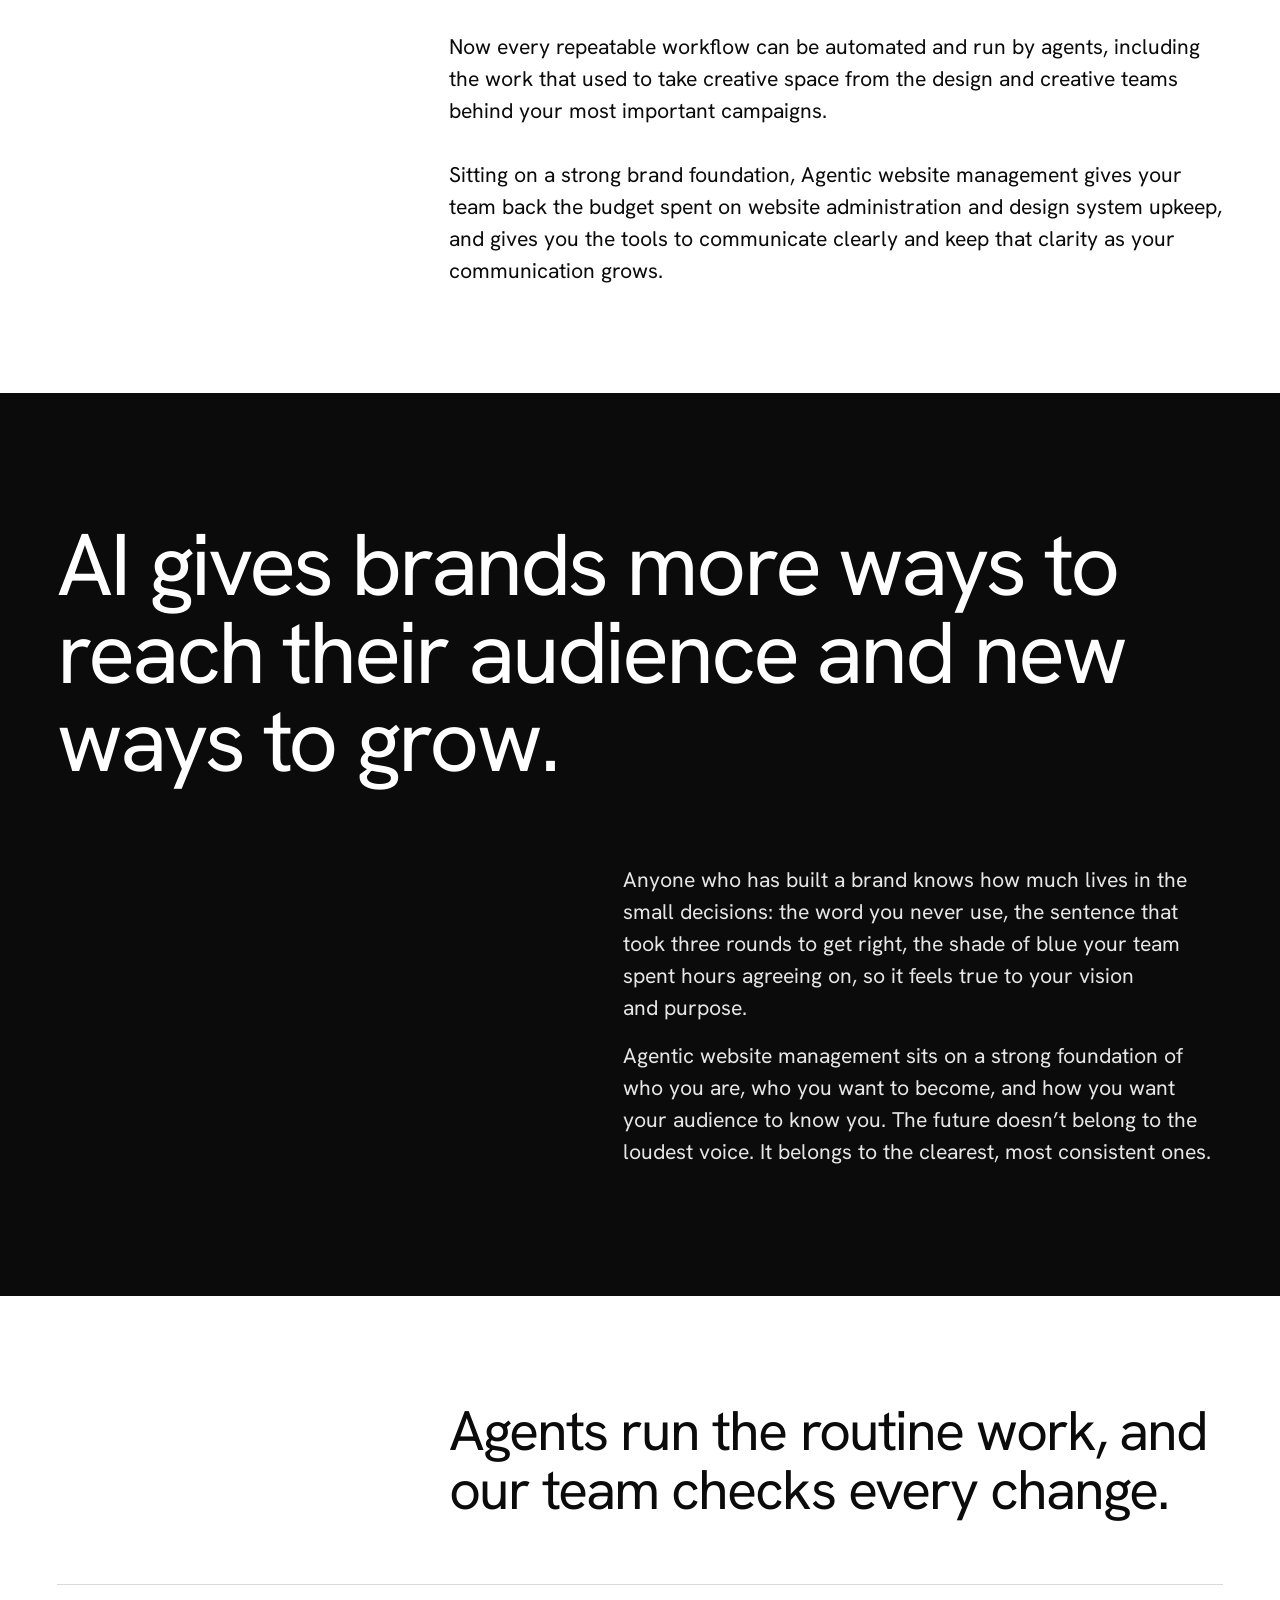
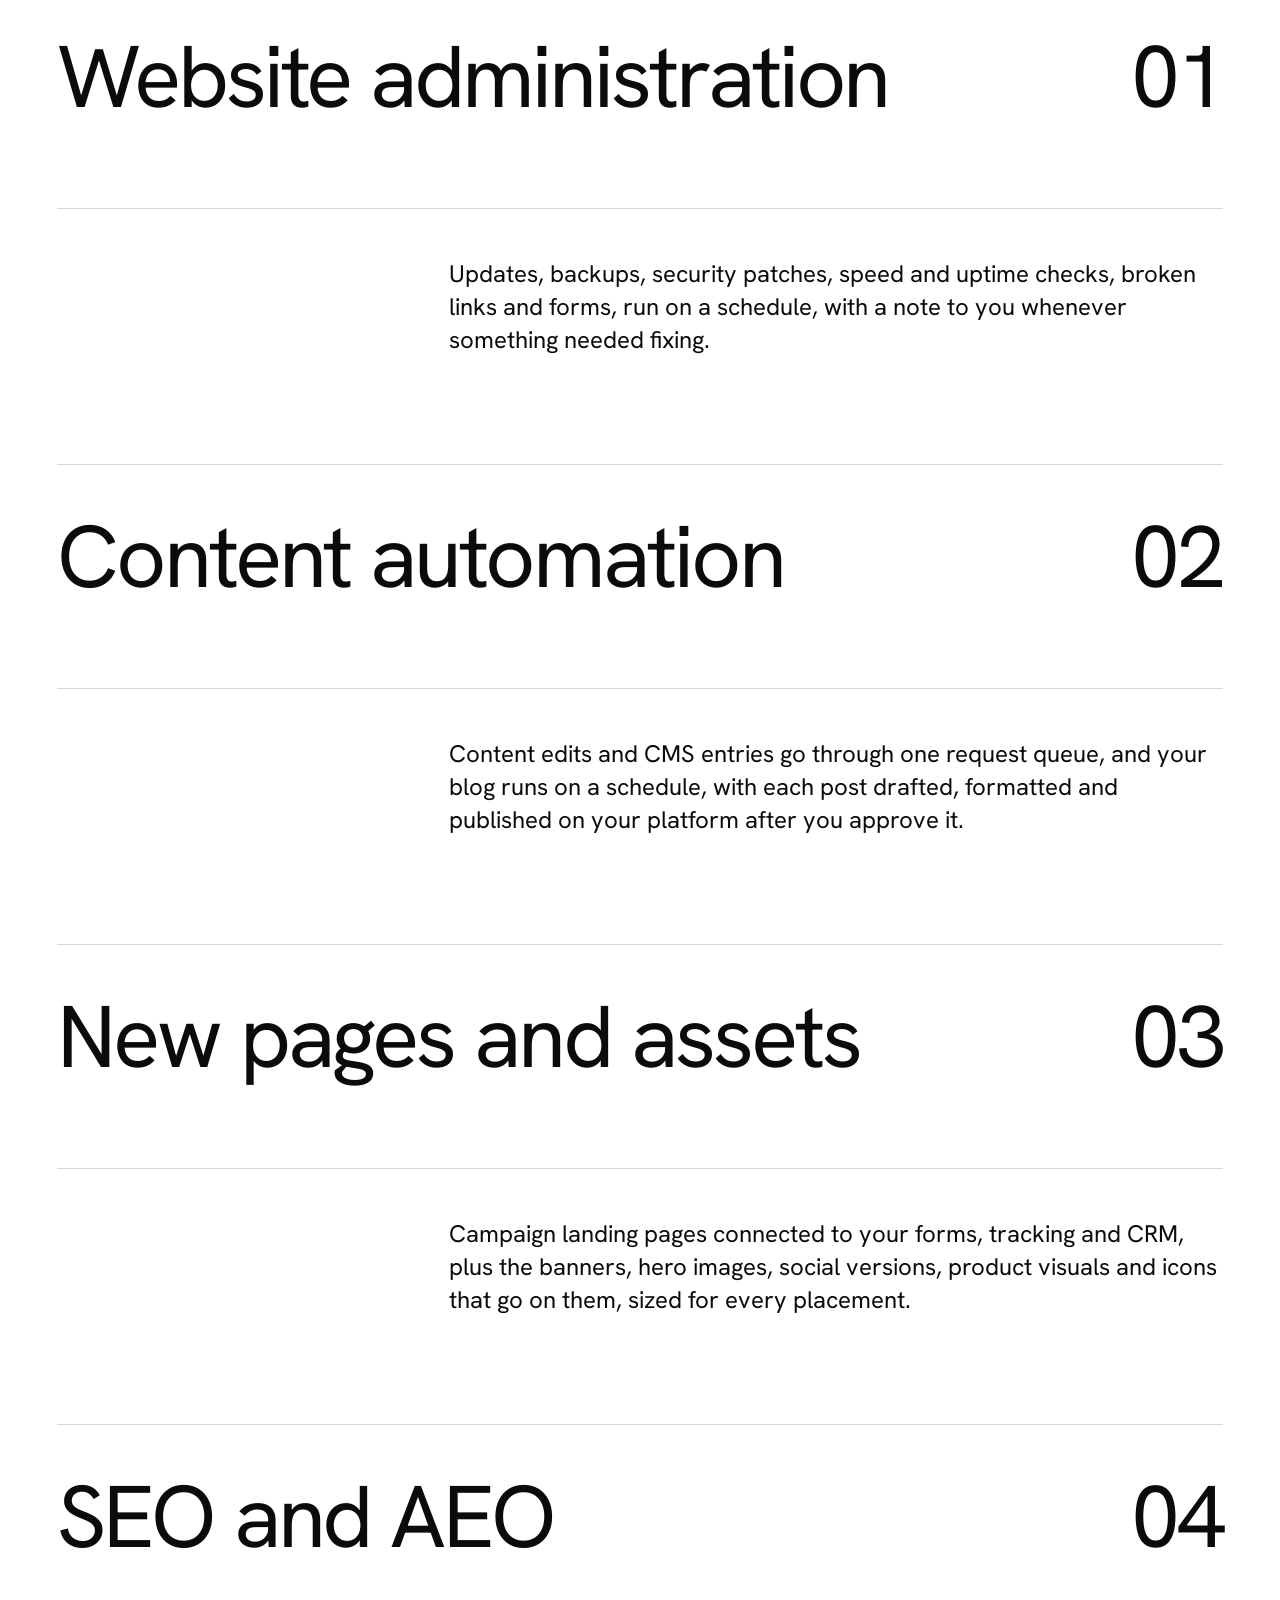
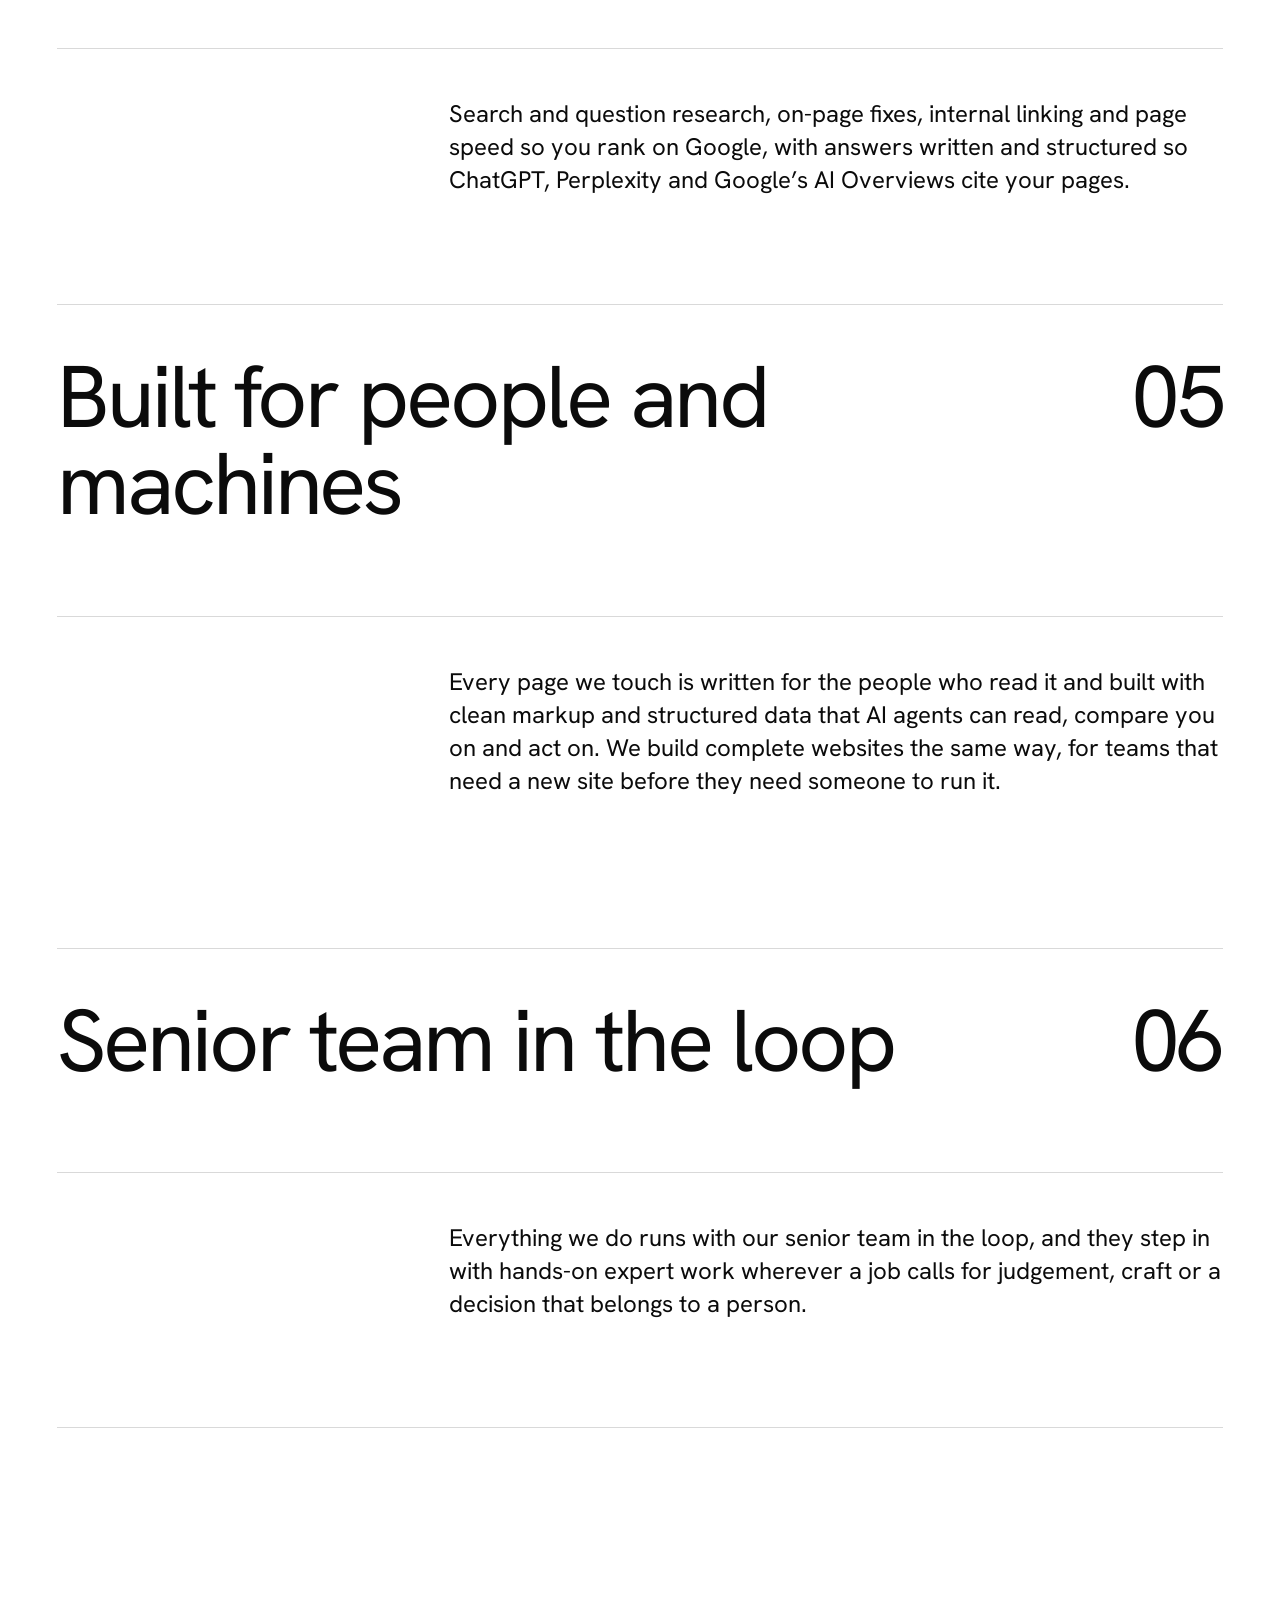
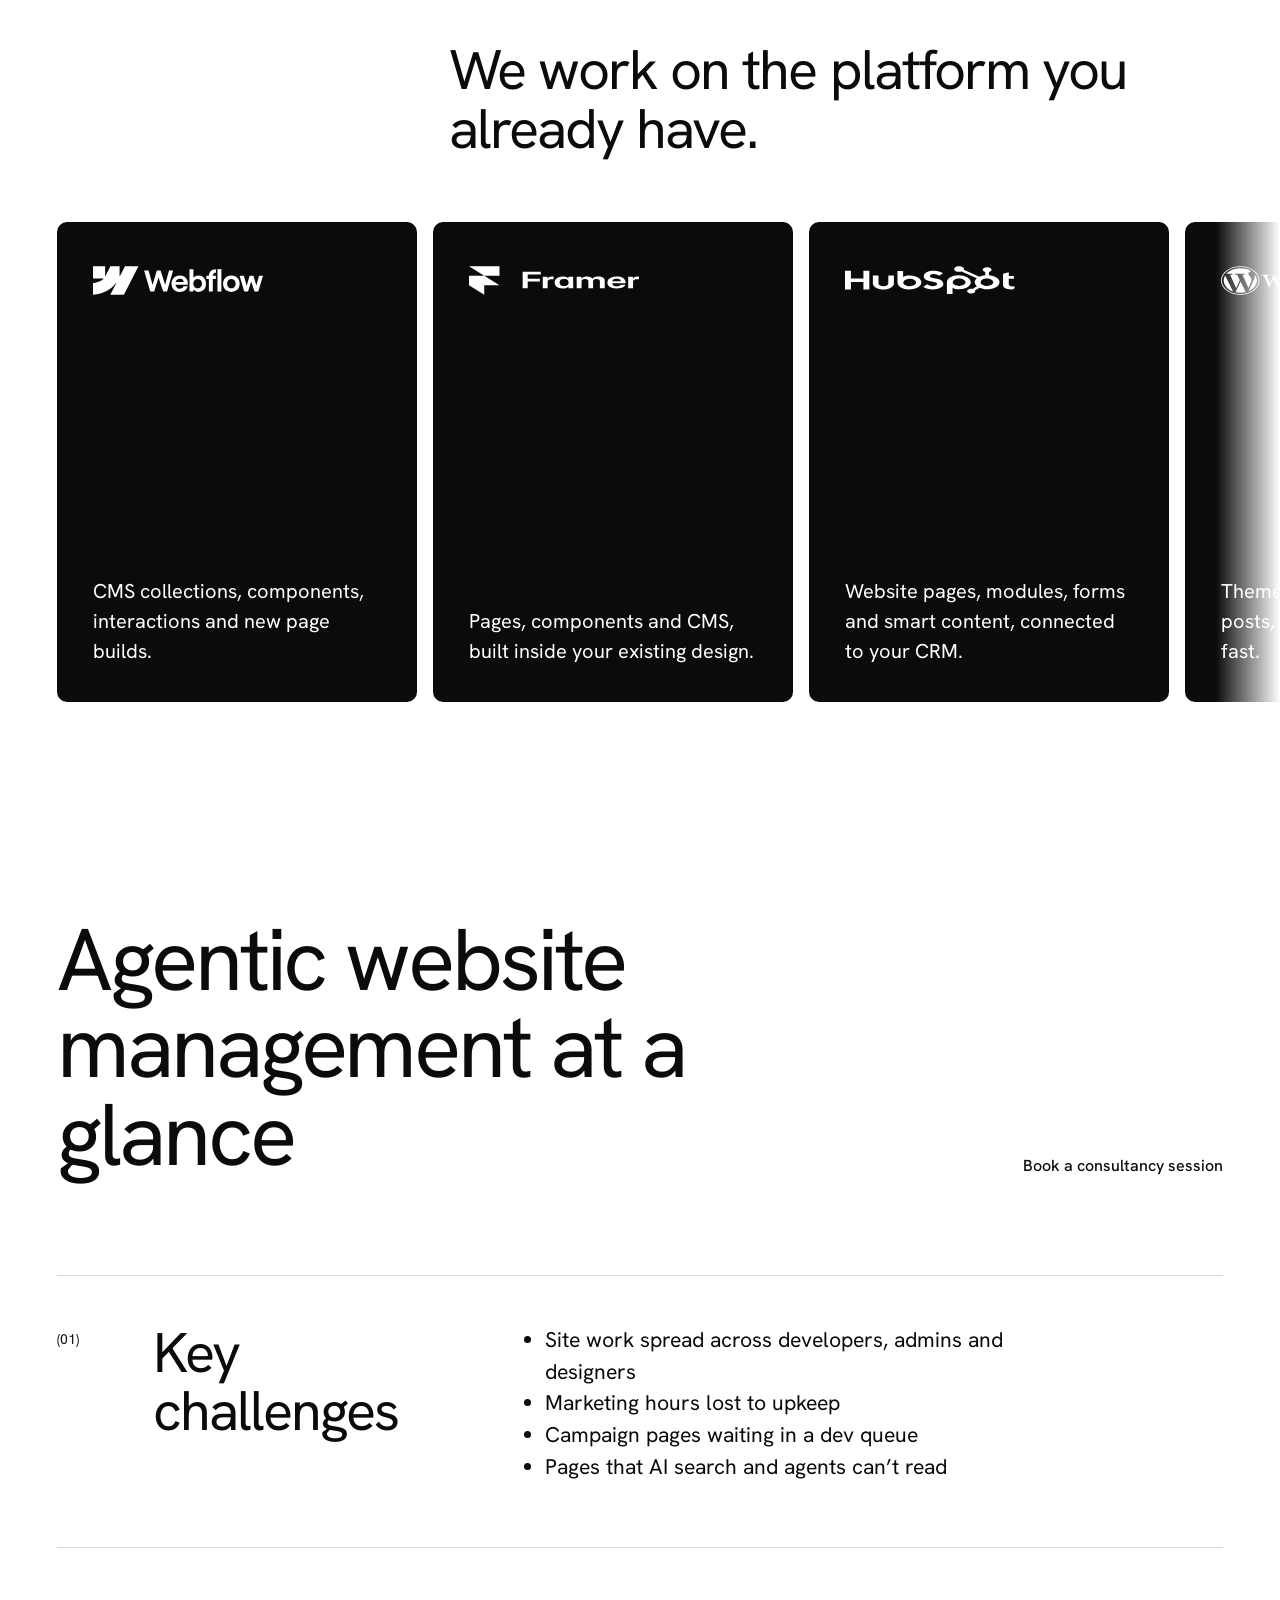
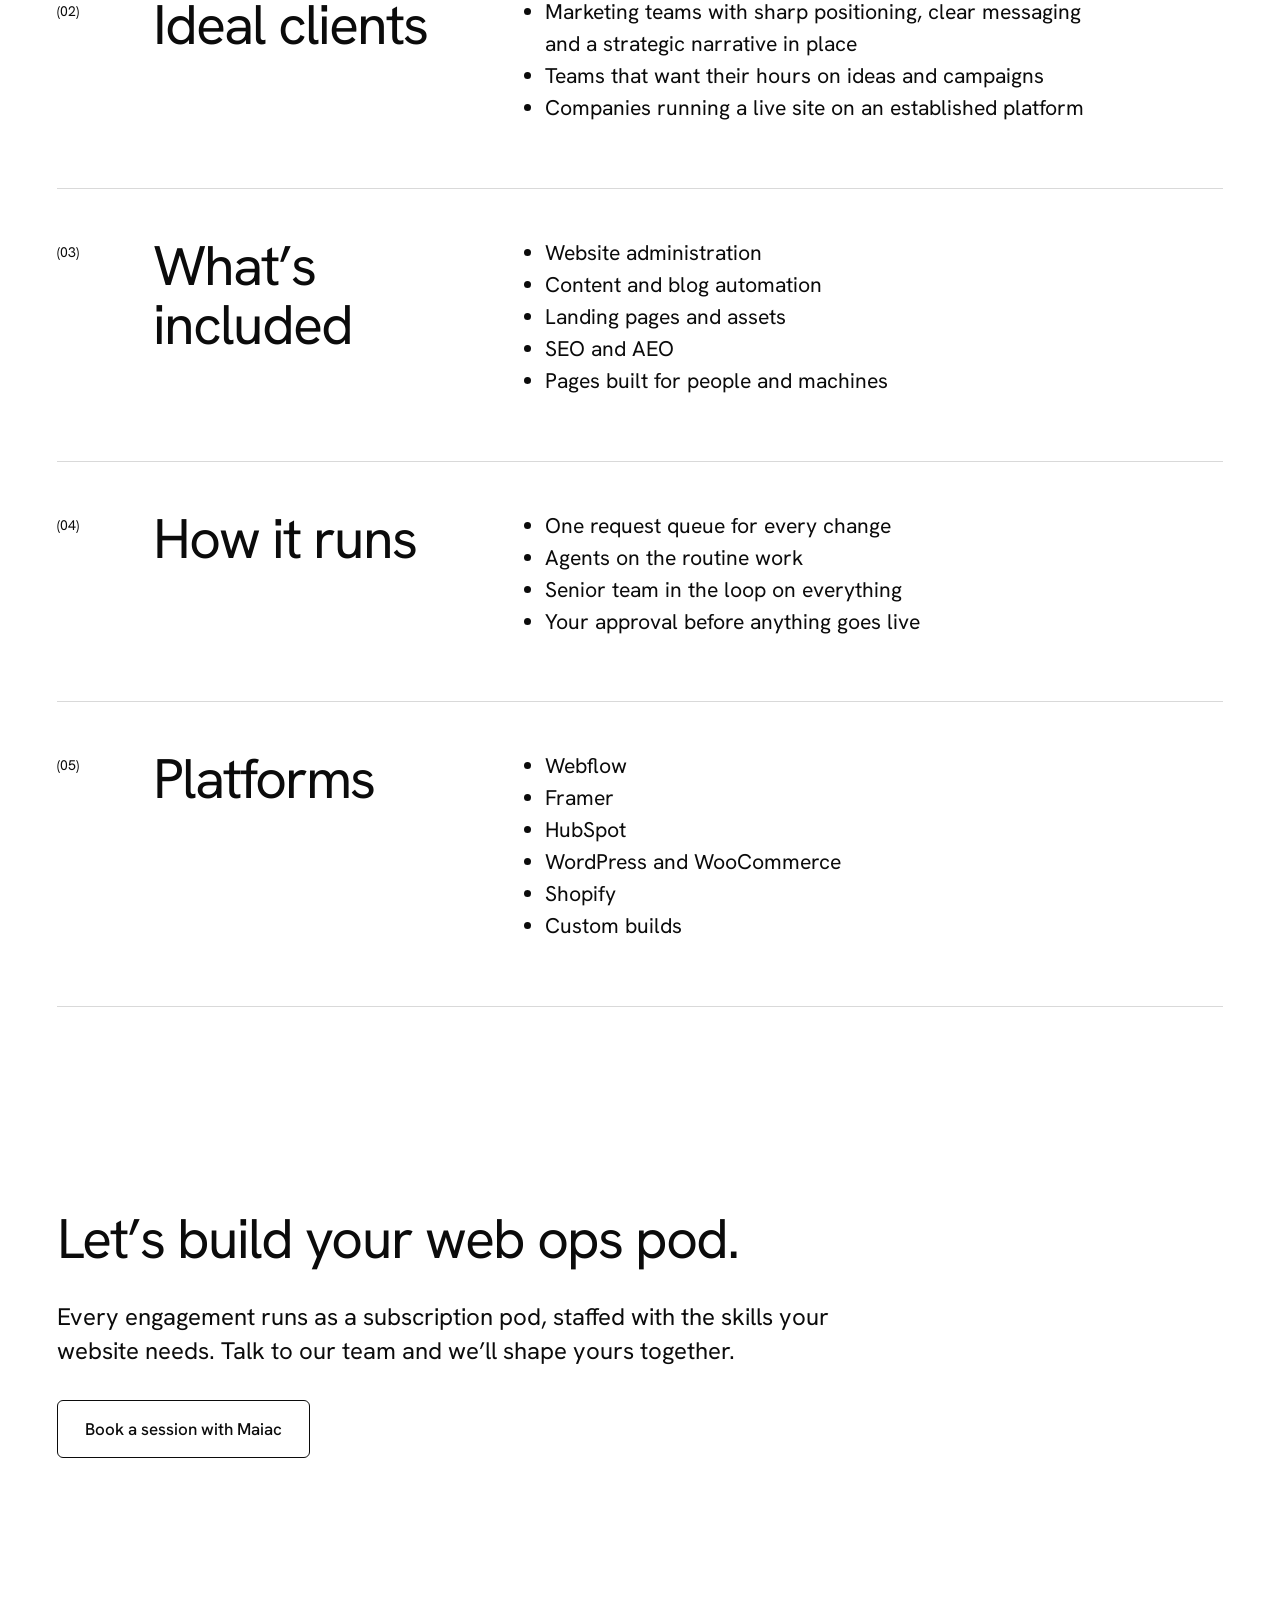
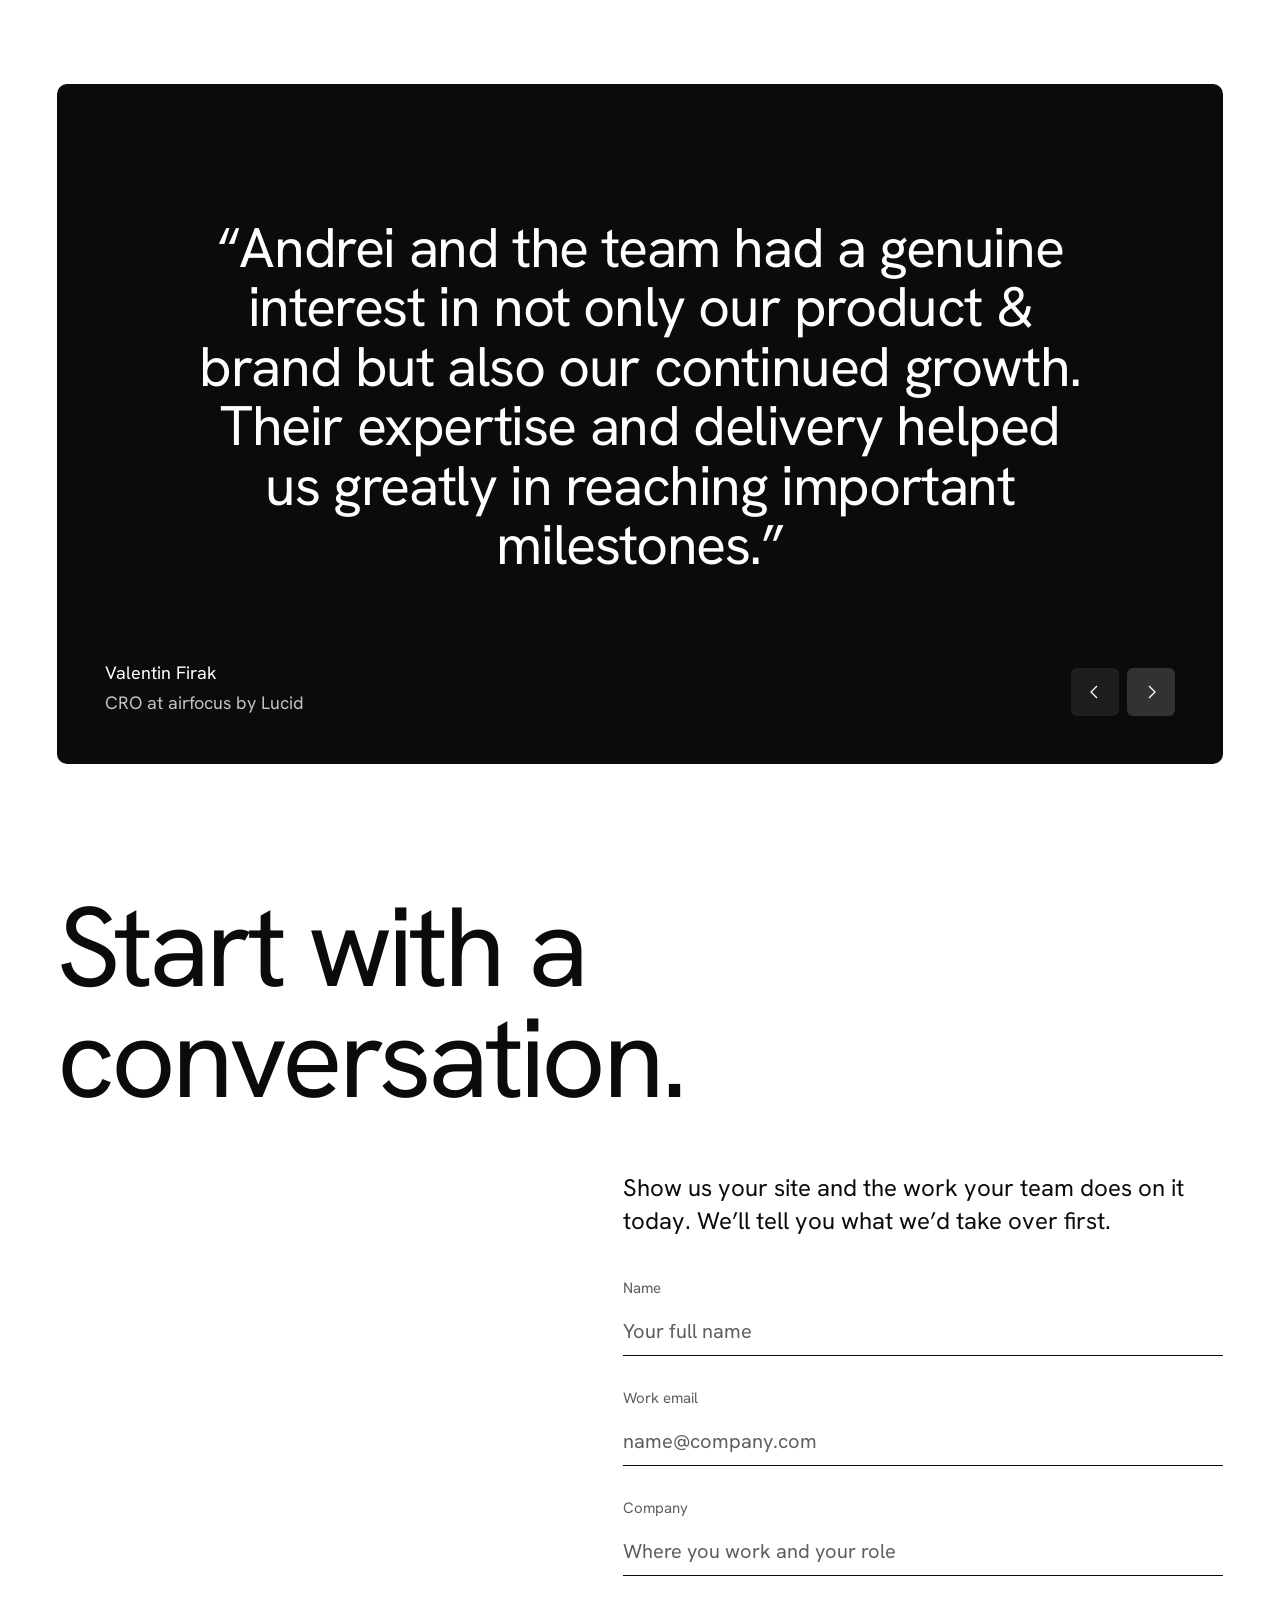
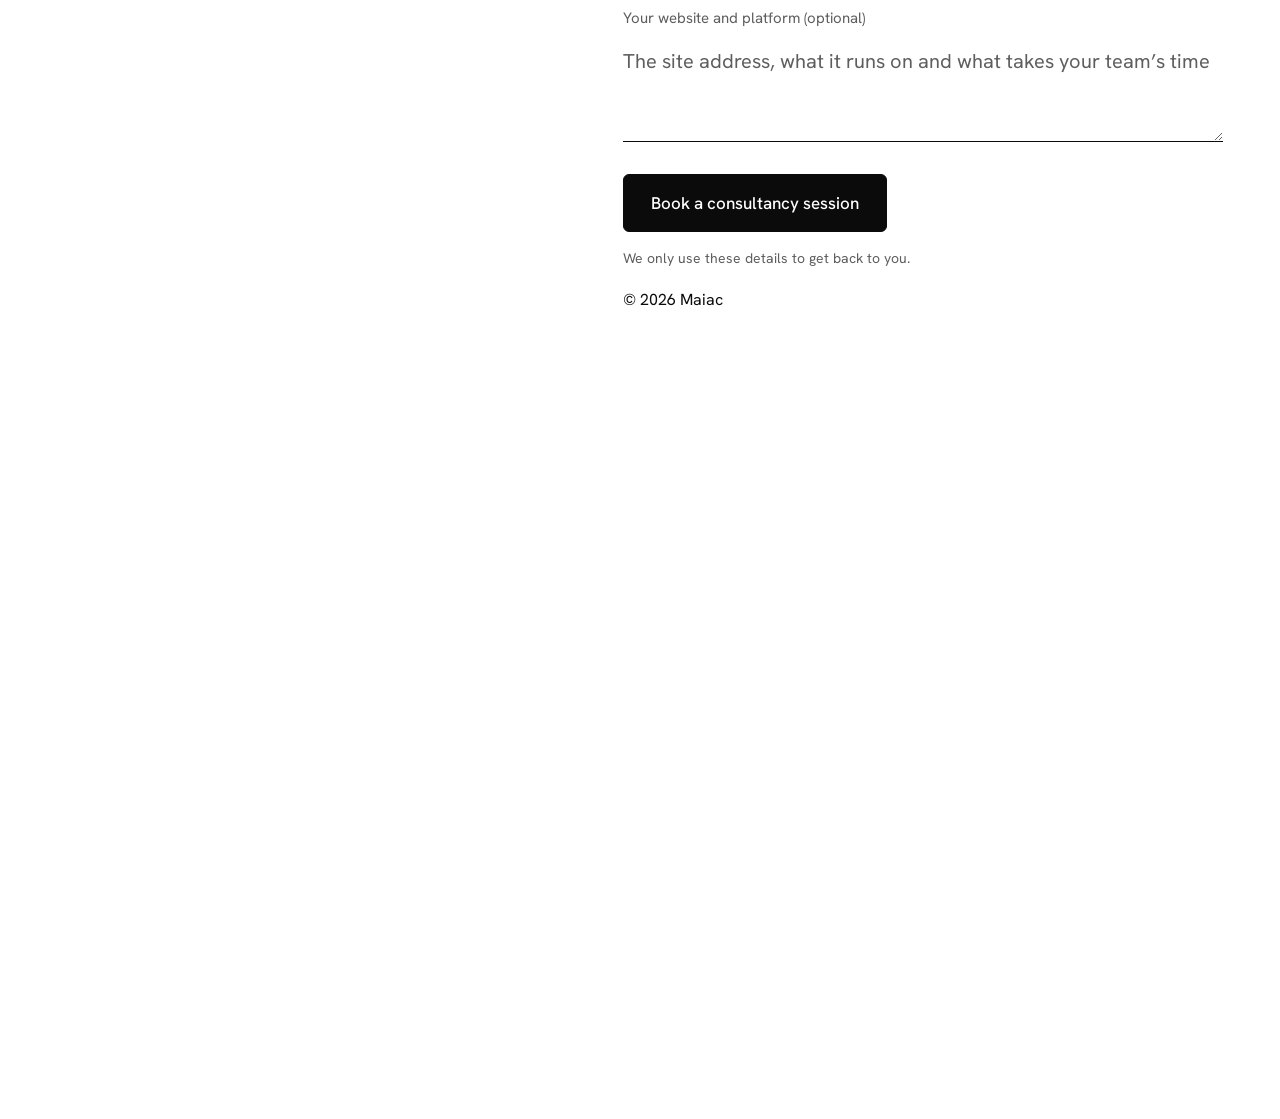
<file: agentic-website-management/index.html>
<!doctype html>
<html lang="en">
<head>
  <meta charset="utf-8">
  <meta name="viewport" content="width=device-width, initial-scale=1">
  <title>Agentic website management pod | Maiac</title>
  <meta name="description" content="We run your website, from content automation to new pages and assets, with agents doing the routine work and our senior team in the loop.">
  <meta name="theme-color" content="#ffffff">
  <link rel="canonical" href="https://maiac.agency/agentic-website-management/">
  <meta property="og:type" content="website">
  <meta property="og:title" content="Agentic website management pod | Maiac">
  <meta property="og:description" content="We run your website, from content automation to new pages and assets, with agents doing the routine work and our senior team in the loop.">
  <meta property="og:url" content="https://maiac.agency/agentic-website-management/">
  <meta property="og:image" content="https://maiac.agency/assets/img/og-agentic-text.jpg">
  <meta property="og:image:width" content="2400">
  <meta property="og:image:height" content="1260">
  <meta property="og:image:alt" content="Maiac: agentic website management pod">
  <meta name="twitter:card" content="summary_large_image">
  <meta name="twitter:image" content="https://maiac.agency/assets/img/og-agentic-text.jpg">
  <link rel="preload" href="../assets/fonts/hanken-grotesk-latin-400-normal.woff2" as="font" type="font/woff2" crossorigin>
  <link rel="preload" href="../assets/fonts/hanken-grotesk-latin-500-normal.woff2" as="font" type="font/woff2" crossorigin>
  <link rel="stylesheet" href="../assets/css/agentic.css?v=ad43b00d0fa3">
  <link rel="stylesheet" href="../assets/css/shared-footer.css?v=520964b2fa90">
  <link rel="stylesheet" href="../assets/css/shared-primitives.css?v=ed581dec7738">
  <script src="../assets/js/main.js?v=a3e99aad2818" defer></script>
  <script src="../assets/js/agentic.js?v=f80193bcdf45" defer></script>
  <script src="../assets/js/contact.js?v=330ac5587a06" defer></script>
  <link rel="icon" href="/favicon.svg" type="image/svg+xml">
  <link rel="icon" href="/favicon.ico" sizes="any">
  <link rel="apple-touch-icon" href="/apple-touch-icon.png">
  <link rel="manifest" href="/site.webmanifest">
</head>
<body>
  <a class="skip-link" href="#main">Skip to content</a>
  <header class="site-header" data-site-header>
    <nav class="site-header__nav" aria-label="Sections"><ul class="site-header__list"><li><a href="#why" data-nav-link>Why</a></li><li><a href="#what-we-do" data-nav-link>What we do</a></li><li><a href="#platforms" data-nav-link>Platforms</a></li><li><a href="#contact" data-nav-link>Contact</a></li></ul></nav>
    <a class="site-header__logo" href="../#top"><img src="../assets/img/maiac-logo.svg" alt="Maiac home" width="150" height="52"></a>
    <div class="site-header__actions"><a class="text-link" href="#contact" data-cta>Book a consultancy session</a><button class="menu-toggle" type="button" data-menu-open aria-controls="menu" aria-expanded="false">Menu</button></div>
  </header>
  <dialog class="menu" id="menu" data-menu aria-label="Site navigation">
    <div class="menu__head"><a href="../#top"><img src="../assets/img/maiac-logo.svg" alt="Maiac home" width="150" height="52"></a><button class="menu-toggle" type="button" data-menu-close autofocus>Close</button></div>
    <nav aria-label="Sections"><ul class="menu__list"><li><a href="#why" data-nav-link>Why</a></li><li><a href="#what-we-do" data-nav-link>What we do</a></li><li><a href="#platforms" data-nav-link>Platforms</a></li><li><a href="#contact" data-nav-link>Contact</a></li></ul></nav>
    <a class="btn btn--primary" href="#contact" data-cta>Book a consultancy session</a>
  </dialog>
  <div class="page" data-page>
  <main id="main" tabindex="-1">
    <section class="hero content-grid" aria-labelledby="hero-title">
      <div class="hero__copy"><p class="hero__eyebrow">Capabilities</p><h1 id="hero-title">Agentic website management pod</h1><p class="hero__description">We run your website, from content automation to new pages and assets, with agents doing the routine work and our senior team in the loop.</p><a class="btn btn--primary" href="#contact" data-cta>Book a consultancy session</a></div>
      <img class="hero__image" src="../assets/img/agentic-hero.png?v=cc77909ad5de" alt="Two translucent blue panels in a sunlit landscape" width="2624" height="1312" fetchpriority="high">
    </section>
    <section class="problem content-grid" id="why" data-section aria-labelledby="problem-title"><div class="problem__copy"><h2 id="problem-title">Keeping a website running used to take a whole team.</h2><div class="prose"><p>Now every repeatable workflow can be automated and run by agents, including the work that used to take creative space from the design and creative teams behind your most important&nbsp;campaigns.</p><p>Sitting on a strong brand foundation, Agentic website management gives your team back the budget spent on website administration and design system upkeep, and gives you the tools to communicate clearly and keep that clarity as your communication&nbsp;grows.</p></div></div></section>
    <section class="point-of-view content-grid" aria-labelledby="pov-title"><h2 id="pov-title">AI gives brands more ways to reach their audience and new ways to grow.</h2><div class="point-of-view__copy prose"><p>Anyone who has built a brand knows how much lives in the small decisions: the word you never use, the sentence that took three rounds to get right, the shade of blue your team spent hours agreeing on, so it feels true to your vision and&nbsp;purpose.</p><p>Agentic website management sits on a strong foundation of who you are, who you want to become, and how you want your audience to know you. The future doesn’t belong to the loudest voice. It belongs to the clearest, most consistent&nbsp;ones.</p></div></section>
    <section class="services content-grid" id="what-we-do" data-section aria-labelledby="services-title"><h2 class="offset-title" id="services-title">Agents run the routine work, and our team checks every change.</h2><div class="service-panels"><article class="service-panel" data-service-panel aria-labelledby="service-01">
  <div class="service-panel__head"><h3 id="service-01">Website administration</h3><span aria-hidden="true">01</span></div>
  <div class="service-panel__body"><p>Updates, backups, security patches, speed and uptime checks, broken links and forms, run on a schedule, with a note to you whenever something needed fixing.</p></div>
</article>
<article class="service-panel" data-service-panel aria-labelledby="service-02">
  <div class="service-panel__head"><h3 id="service-02">Content automation</h3><span aria-hidden="true">02</span></div>
  <div class="service-panel__body"><p>Content edits and CMS entries go through one request queue, and your blog runs on a schedule, with each post drafted, formatted and published on your platform after you approve it.</p></div>
</article>
<article class="service-panel" data-service-panel aria-labelledby="service-03">
  <div class="service-panel__head"><h3 id="service-03">New pages and assets</h3><span aria-hidden="true">03</span></div>
  <div class="service-panel__body"><p>Campaign landing pages connected to your forms, tracking and CRM, plus the banners, hero images, social versions, product visuals and icons that go on them, sized for every placement.</p></div>
</article>
<article class="service-panel" data-service-panel aria-labelledby="service-04">
  <div class="service-panel__head"><h3 id="service-04">SEO and AEO</h3><span aria-hidden="true">04</span></div>
  <div class="service-panel__body"><p>Search and question research, on-page fixes, internal linking and page speed so you rank on Google, with answers written and structured so ChatGPT, Perplexity and Google’s AI Overviews cite your pages.</p></div>
</article>
<article class="service-panel" data-service-panel aria-labelledby="service-05">
  <div class="service-panel__head"><h3 id="service-05">Built for people and machines</h3><span aria-hidden="true">05</span></div>
  <div class="service-panel__body"><p>Every page we touch is written for the people who read it and built with clean markup and structured data that AI agents can read, compare you on and act on. We build complete websites the same way, for teams that need a new site before they need someone to run it.</p></div>
</article>
<article class="service-panel" data-service-panel aria-labelledby="service-06">
  <div class="service-panel__head"><h3 id="service-06">Senior team in the loop</h3><span aria-hidden="true">06</span></div>
  <div class="service-panel__body"><p>Everything we do runs with our senior team in the loop, and they step in with hands-on expert work wherever a job calls for judgement, craft or a decision that belongs to a person.</p></div>
</article></div></section>
    <section class="platforms content-grid" id="platforms" data-section aria-labelledby="platforms-title"><h2 class="offset-title" id="platforms-title">We work on the platform you already have.</h2><div class="platforms__viewport"><div class="platform-track" data-platform-track tabindex="0" role="region" aria-label="Website platforms. Scroll horizontally to explore all eight platforms."><article class="platform-card" aria-labelledby="platform-0">
  <h3 id="platform-0"><img src="../assets/img/agentic-platform-webflow.svg" alt="Webflow" width="170" height="29"></h3>
  <p>CMS collections, components, interactions and new page builds.</p>
</article>
<article class="platform-card" aria-labelledby="platform-1">
  <h3 id="platform-1"><img src="../assets/img/agentic-platform-framer.svg" alt="Framer" width="170" height="29"></h3>
  <p>Pages, components and CMS, built inside your existing design.</p>
</article>
<article class="platform-card" aria-labelledby="platform-2">
  <h3 id="platform-2"><img src="../assets/img/agentic-platform-hubspot.svg" alt="HubSpot" width="170" height="29"></h3>
  <p>Website pages, modules, forms and smart content, connected to your CRM.</p>
</article>
<article class="platform-card" aria-labelledby="platform-3">
  <h3 id="platform-3"><img src="../assets/img/agentic-platform-wordpress.svg" alt="WordPress" width="170" height="29"></h3>
  <p>Themes, plugins, pages and posts, kept updated, secure and fast.</p>
</article>
<article class="platform-card" aria-labelledby="platform-4">
  <h3 id="platform-4">WooCommerce</h3>
  <!-- Description is clipped in the supplied Figma viewer; no replacement copy has been invented. -->
</article>
<article class="platform-card" aria-labelledby="platform-5">
  <h3 id="platform-5">Shopify</h3>
  <!-- Description is clipped in the supplied Figma viewer; no replacement copy has been invented. -->
</article>
<article class="platform-card" aria-labelledby="platform-6">
  <h3 id="platform-6">Custom</h3>
  <!-- Description is clipped in the supplied Figma viewer; no replacement copy has been invented. -->
</article>
<article class="platform-card" aria-labelledby="platform-7">
  <h3 id="platform-7">Something else?</h3>
  <!-- Description is clipped in the supplied Figma viewer; no replacement copy has been invented. -->
</article></div></div></section>
    <section class="glance content-grid" aria-labelledby="glance-title"><div class="glance__head"><h2 id="glance-title">Agentic website management at a glance</h2><a class="text-link" href="#contact" data-cta>Book a consultancy session</a></div><div class="glance__rows"><div class="glance-row"><span class="glance-row__number" aria-hidden="true">(01)</span><h3>Key challenges</h3><ul><li>Site work spread across developers, admins and designers</li><li>Marketing hours lost to upkeep</li><li>Campaign pages waiting in a dev queue</li><li>Pages that AI search and agents can’t read</li></ul></div>
<div class="glance-row"><span class="glance-row__number" aria-hidden="true">(02)</span><h3>Ideal clients</h3><ul><li>Marketing teams with sharp positioning, clear messaging and a strategic narrative in place</li><li>Teams that want their hours on ideas and campaigns</li><li>Companies running a live site on an established platform</li></ul></div>
<div class="glance-row"><span class="glance-row__number" aria-hidden="true">(03)</span><h3>What’s included</h3><ul><li>Website administration</li><li>Content and blog automation</li><li>Landing pages and assets</li><li>SEO and AEO</li><li>Pages built for people and machines</li></ul></div>
<div class="glance-row"><span class="glance-row__number" aria-hidden="true">(04)</span><h3>How it runs</h3><ul><li>One request queue for every change</li><li>Agents on the routine work</li><li>Senior team in the loop on everything</li><li>Your approval before anything goes live</li></ul></div>
<div class="glance-row"><span class="glance-row__number" aria-hidden="true">(05)</span><h3>Platforms</h3><ul><li>Webflow</li><li>Framer</li><li>HubSpot</li><li>WordPress and WooCommerce</li><li>Shopify</li><li>Custom builds</li></ul></div></div></section>
    <section class="soft-cta content-grid" aria-labelledby="soft-cta-title"><div class="soft-cta__copy"><h2 id="soft-cta-title">Let’s build your web ops pod.</h2><p>Every engagement runs as a subscription pod, staffed with the skills your website needs. Talk to our team and we’ll shape yours together.</p><a class="btn btn--secondary" href="#contact" data-cta data-portrait-trigger>Book a session with Maiac</a></div></section>
    <section class="testimonials content-grid" aria-label="What our clients say"><div class="testimonial-carousel" data-testimonials tabindex="0" role="region" aria-roledescription="carousel" aria-label="Client testimonials"><div class="testimonial-slides"><figure class="testimonial testimonial--0" data-testimonial-slide role="group" aria-roledescription="slide" aria-label="1 of 3">
  <blockquote><p>“Andrei and the team had a genuine interest in not only our product &amp; brand but also our continued growth. Their expertise and delivery helped us greatly in reaching important milestones.”</p></blockquote><figcaption><span>Valentin Firak</span><span>CRO at airfocus by Lucid</span></figcaption>
</figure>
<figure class="testimonial testimonial--1" data-testimonial-slide role="group" aria-roledescription="slide" aria-label="2 of 3">
  <blockquote><p>“I’ve worked with Andreea for over six years, starting right after RebelDot launched. Together, we built the foundation of our demand generation funnel and defined a brand voice that truly represents who we are.”</p></blockquote><figcaption><span>Tudor Ciuleanu</span><span>CEO at RebelDot</span></figcaption>
</figure>
<figure class="testimonial testimonial--2" data-testimonial-slide role="group" aria-roledescription="slide" aria-label="3 of 3">
  <blockquote><p>“I’ve worked with this team for the last fifteen years on numerous projects. They are my “go-to” for creativity and business objective driven marketing.”</p></blockquote><figcaption><span>Sandu Babasan</span><span>CEO at Indicathor</span></figcaption>
</figure></div><div class="testimonial-controls" data-testimonial-controls hidden><button type="button" data-testimonial-prev aria-label="Previous testimonial"><svg viewBox="0 0 24 24" aria-hidden="true"><path d="m14 6-6 6 6 6"/></svg></button><button type="button" data-testimonial-next aria-label="Next testimonial"><svg viewBox="0 0 24 24" aria-hidden="true"><path d="m10 6 6 6-6 6"/></svg></button></div><p class="sr-only" data-testimonial-status aria-live="polite" aria-atomic="true"></p></div></section>
    <section class="contact content-grid" id="contact" data-section aria-labelledby="contact-title"><h2 id="contact-title">Start with a<br>conversation.</h2><div class="contact__col"><p class="contact__intro">Show us your site and the work your team does on it today. We’ll tell you what we’d take over first.</p>
      <form class="form" data-contact-form data-endpoint="https://formsubmit.co/ajax/andreea@maiac.agency" data-contact-email="andreea@maiac.agency" action="https://formsubmit.co/andreea@maiac.agency" method="post">
        <input type="hidden" name="_subject" value="New Maiac consultancy enquiry"><input type="hidden" name="_template" value="table">
        <div data-form-fields>
          <div class="field"><label class="field__label" for="f-name">Name</label><input class="field__input" id="f-name" name="name" type="text" autocomplete="name" placeholder="Your full name" required><p class="field__error" id="f-name-error" hidden>Please add your name.</p></div>
          <div class="field"><label class="field__label" for="f-email">Work email</label><input class="field__input" id="f-email" name="email" type="email" autocomplete="email" placeholder="name@company.com" required><p class="field__error" id="f-email-error" hidden>Please add a valid work email.</p></div>
          <div class="field"><label class="field__label" for="f-company">Company</label><input class="field__input" id="f-company" name="company" type="text" autocomplete="organization" placeholder="Where you work and your role" required><p class="field__error" id="f-company-error" hidden>Please tell us where you work.</p></div>
          <div class="field"><label class="field__label" for="f-message">Your website and platform (optional)</label><textarea class="field__input field__input--area" id="f-message" name="message" rows="3" placeholder="The site address, what it runs on and what takes your team’s time"></textarea></div>
          <div class="hp" aria-hidden="true"><label for="f-honey">Website</label><input id="f-honey" name="_honey" type="text" tabindex="-1" autocomplete="off"></div>
          <button class="btn btn--primary" type="submit">Book a consultancy session</button>
        </div>
        <p class="form__status" data-form-status role="status" aria-live="polite" aria-atomic="true"></p><p class="form__note">We only use these details to get back to you.</p><noscript><p class="form__note">You can also email <a href="mailto:andreea@maiac.agency">andreea@maiac.agency</a>.</p></noscript><p class="form__copyright">© <span data-year>2026</span> Maiac</p>
      </form>
    </div></section>
  </main>
  </div>

  <!-- Shared homepage footer: native page curtain with bounded direct interaction. -->
  <footer class="site-footer" data-footer aria-hidden="true">
    <div class="site-footer__mark" data-footer-mark aria-hidden="true">
      <!-- The page uncovers a persistent Ma accordion; fine-pointer motion adds a bounded local distortion. -->
      <img class="site-footer__mark-img" src="../assets/img/maiac-ma-mark.svg?v=873f937bc1e2" alt="" width="847" height="537">
    </div>
  </footer>
  <img class="portrait-cursor" data-portrait-cursor src="../assets/img/agentic-andreea-cursor.png" alt="" aria-hidden="true" width="96" height="128" hidden>
</body>
</html>
</file>
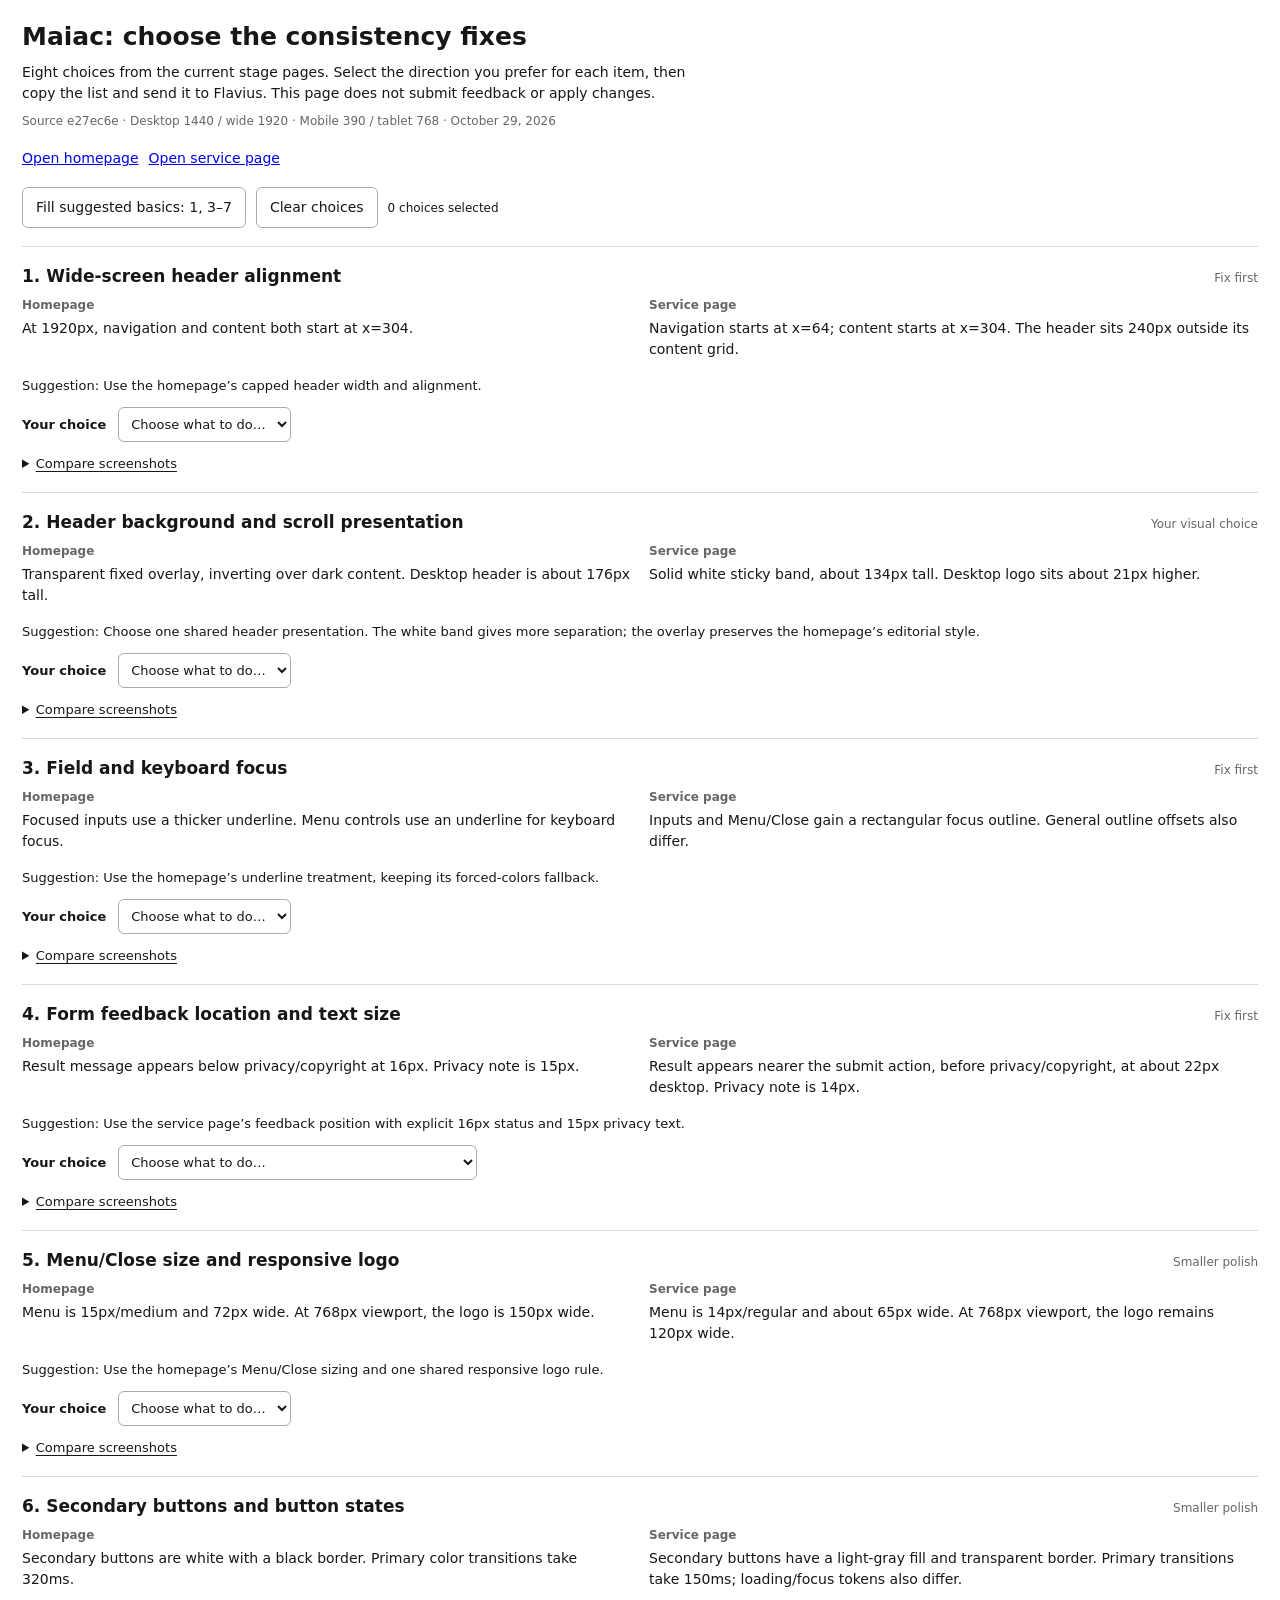
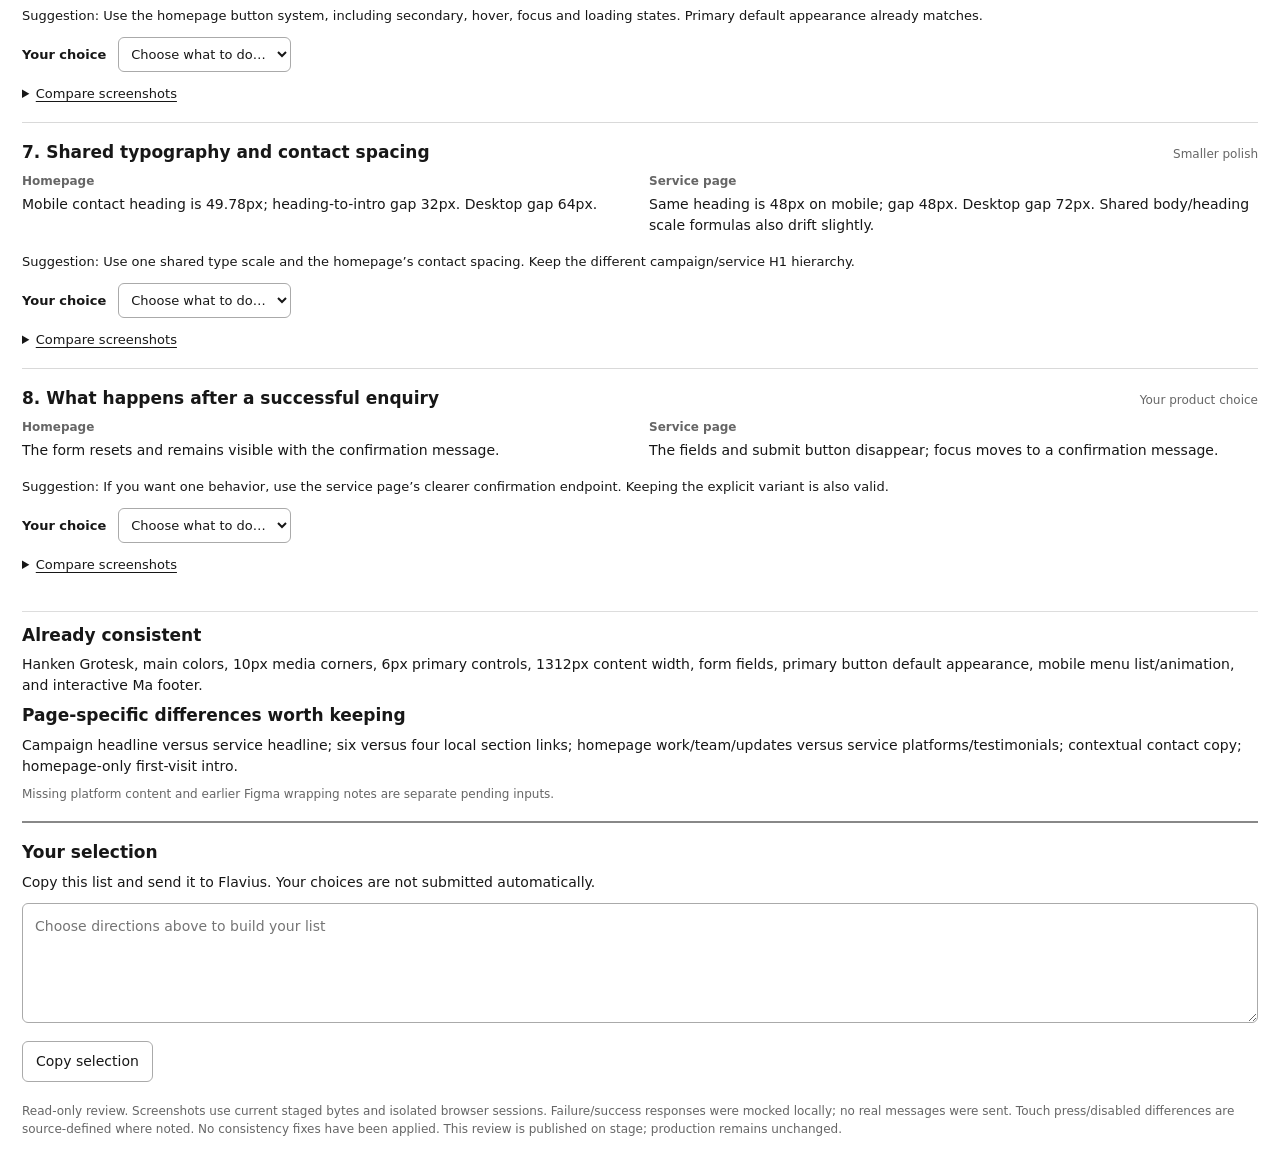
<file: design-review.html>
<!doctype html><html lang="en"><head><meta charset="utf-8"><meta name="viewport" content="width=device-width,initial-scale=1"><meta name="robots" content="noindex, nofollow"><title>Maiac consistency choices</title>
<style>
*{box-sizing:border-box}body{margin:0;padding:22px;color:var(--foreground,#171717);background:var(--background,#fff);font:14px/1.5 system-ui,sans-serif}h1{font-size:25px;line-height:1.2;margin:0 0 10px}h2{font-size:17px;line-height:1.35;margin:0}p{margin:8px 0}.subtle,.title>span{color:var(--muted-foreground,#666);font-size:12px}.intro{max-width:76ch}.toolbar{display:flex;gap:10px;align-items:center;flex-wrap:wrap;margin:18px 0}.finding{border-block-start:1px solid var(--border,#d9d9d9);padding-block:18px}.title{display:flex;justify-content:space-between;gap:16px;align-items:baseline}.title>span{white-space:nowrap}.pair{display:grid;grid-template-columns:1fr 1fr;gap:18px}.facts strong{display:block;font-size:12px;color:var(--muted-foreground,#666);margin-block-end:4px}.recommendation{font-size:13px}.decision{display:flex;align-items:center;gap:12px;margin-block:12px;font-size:13px;font-weight:600}select,button,textarea{font:inherit;color:inherit;background:var(--background,#fff);border:1px solid var(--border,#aaa);border-radius:6px}select{padding:8px;max-inline-size:100%;font-weight:400}button{padding:9px 13px;cursor:pointer;min-block-size:40px}button:active{opacity:.75}:focus-visible{outline:2px solid currentColor;outline-offset:3px}summary{cursor:pointer;font-size:13px;text-decoration:underline;text-underline-offset:3px}details[open] summary{margin-block-end:12px}figure{margin:0;padding:10px;background:var(--card,var(--background,#fff));border:1px solid var(--border,#ddd);border-radius:6px}figcaption{font-size:12px;font-weight:600;margin-block-end:8px}img{display:block;inline-size:100%;block-size:auto;background:#fff}.selection{border-block-start:2px solid var(--border,#888);padding-block-start:18px;margin-block-start:4px}textarea{display:block;inline-size:100%;min-block-size:120px;padding:12px;resize:vertical;margin-block:10px}.matches{margin-block:18px;padding-block-start:12px;border-block-start:1px solid var(--border,#ddd)}ul{padding-inline-start:20px}footer{font-size:12px;color:var(--muted-foreground,#666);margin-block-start:20px}.screen-note{font-size:12px}.status{font-size:12px}
@media(hover:hover) and (pointer:fine){button:hover{background:var(--accent,#ededed);color:var(--accent-foreground,#111)}}@media(max-width:560px){body{padding:15px}.title{display:block}.pair{gap:10px}.facts{grid-template-columns:1fr}.decision{align-items:start;flex-direction:column;gap:5px}select{inline-size:100%}.screenshots{grid-template-columns:1fr}h1{font-size:22px}}
</style></head><body>
<h1>Maiac: choose the consistency fixes</h1><p class="intro">Eight choices from the current stage pages. Select the direction you prefer for each item, then copy the list and send it to Flavius. This page does not submit feedback or apply changes.</p>
<p class="subtle">Source e27ec6e · Desktop 1440 / wide 1920 · Mobile 390 / tablet 768 · October 29, 2026</p>
<nav class="toolbar" aria-label="Pages being reviewed"><a href="./" target="_blank" rel="noopener">Open homepage</a><a href="agentic-website-management/" target="_blank" rel="noopener">Open service page</a></nav>
<div class="toolbar"><button type="button" id="recommend">Fill suggested basics: 1, 3–7</button><button type="button" id="clear">Clear choices</button><span id="count" class="status" aria-live="polite">0 choices selected</span></div>
<section class="finding" aria-labelledby="title-1">
<div class="title"><h2 id="title-1">1. Wide-screen header alignment</h2><span>Fix first</span></div>
<div class="pair facts"><p><strong>Homepage</strong>At 1920px, navigation and content both start at x=304.</p><p><strong>Service page</strong>Navigation starts at x=64; content starts at x=304. The header sits 240px outside its content grid.</p></div>
<p class="recommendation">Suggestion: Use the homepage’s capped header width and alignment.</p>
<label class="decision" for="choice-1">Your choice <select id="choice-1" data-id="1"><option value="">Choose what to do…</option><option value="home">Match homepage</option><option value="service">Match service page</option><option value="keep">Keep this difference</option></select></label>
<details><summary>Compare screenshots</summary><div class="pair screenshots"><figure><figcaption>Homepage</figcaption><img src="[data-uri]" alt="Homepage: Wide-screen header alignment"></figure><figure><figcaption>Service page</figcaption><img src="[data-uri]" alt="Service page: Wide-screen header alignment"></figure></div></details></section><section class="finding" aria-labelledby="title-2">
<div class="title"><h2 id="title-2">2. Header background and scroll presentation</h2><span>Your visual choice</span></div>
<div class="pair facts"><p><strong>Homepage</strong>Transparent fixed overlay, inverting over dark content. Desktop header is about 176px tall.</p><p><strong>Service page</strong>Solid white sticky band, about 134px tall. Desktop logo sits about 21px higher.</p></div>
<p class="recommendation">Suggestion: Choose one shared header presentation. The white band gives more separation; the overlay preserves the homepage’s editorial style.</p>
<label class="decision" for="choice-2">Your choice <select id="choice-2" data-id="2"><option value="">Choose what to do…</option><option value="home">Match homepage</option><option value="service">Match service page</option><option value="keep">Keep this difference</option></select></label>
<details><summary>Compare screenshots</summary><div class="pair screenshots"><figure><figcaption>Homepage</figcaption><img src="[data-uri]" alt="Homepage: Header background and scroll presentation"></figure><figure><figcaption>Service page</figcaption><img src="[data-uri]" alt="Service page: Header background and scroll presentation"></figure></div></details></section><section class="finding" aria-labelledby="title-3">
<div class="title"><h2 id="title-3">3. Field and keyboard focus</h2><span>Fix first</span></div>
<div class="pair facts"><p><strong>Homepage</strong>Focused inputs use a thicker underline. Menu controls use an underline for keyboard focus.</p><p><strong>Service page</strong>Inputs and Menu/Close gain a rectangular focus outline. General outline offsets also differ.</p></div>
<p class="recommendation">Suggestion: Use the homepage’s underline treatment, keeping its forced-colors fallback.</p>
<label class="decision" for="choice-3">Your choice <select id="choice-3" data-id="3"><option value="">Choose what to do…</option><option value="home">Match homepage</option><option value="service">Match service page</option><option value="keep">Keep this difference</option></select></label>
<details><summary>Compare screenshots</summary><div class="pair screenshots"><figure><figcaption>Homepage</figcaption><img src="[data-uri]" alt="Homepage: Field and keyboard focus"></figure><figure><figcaption>Service page</figcaption><img src="[data-uri]" alt="Service page: Field and keyboard focus"></figure></div></details></section><section class="finding" aria-labelledby="title-4">
<div class="title"><h2 id="title-4">4. Form feedback location and text size</h2><span>Fix first</span></div>
<div class="pair facts"><p><strong>Homepage</strong>Result message appears below privacy/copyright at 16px. Privacy note is 15px.</p><p><strong>Service page</strong>Result appears nearer the submit action, before privacy/copyright, at about 22px desktop. Privacy note is 14px.</p></div>
<p class="recommendation">Suggestion: Use the service page’s feedback position with explicit 16px status and 15px privacy text.</p>
<label class="decision" for="choice-4">Your choice <select id="choice-4" data-id="4"><option value="">Choose what to do…</option><option value="near-button">Near-button feedback, 16px text (recommended)</option><option value="home">Match homepage</option><option value="service">Match service page</option><option value="keep">Keep this difference</option></select></label>
<details><summary>Compare screenshots</summary><div class="pair screenshots"><figure><figcaption>Homepage</figcaption><img src="[data-uri]" alt="Homepage: Form feedback location and text size"></figure><figure><figcaption>Service page</figcaption><img src="[data-uri]" alt="Service page: Form feedback location and text size"></figure></div><p class="subtle">Locally mocked response; no enquiry was sent.</p></details></section><section class="finding" aria-labelledby="title-5">
<div class="title"><h2 id="title-5">5. Menu/Close size and responsive logo</h2><span>Smaller polish</span></div>
<div class="pair facts"><p><strong>Homepage</strong>Menu is 15px/medium and 72px wide. At 768px viewport, the logo is 150px wide.</p><p><strong>Service page</strong>Menu is 14px/regular and about 65px wide. At 768px viewport, the logo remains 120px wide.</p></div>
<p class="recommendation">Suggestion: Use the homepage’s Menu/Close sizing and one shared responsive logo rule.</p>
<label class="decision" for="choice-5">Your choice <select id="choice-5" data-id="5"><option value="">Choose what to do…</option><option value="home">Match homepage</option><option value="service">Match service page</option><option value="keep">Keep this difference</option></select></label>
<details><summary>Compare screenshots</summary><div class="pair screenshots"><figure><figcaption>Homepage</figcaption><img src="[data-uri]" alt="Homepage: Menu/Close size and responsive logo"></figure><figure><figcaption>Service page</figcaption><img src="[data-uri]" alt="Service page: Menu/Close size and responsive logo"></figure></div></details></section><section class="finding" aria-labelledby="title-6">
<div class="title"><h2 id="title-6">6. Secondary buttons and button states</h2><span>Smaller polish</span></div>
<div class="pair facts"><p><strong>Homepage</strong>Secondary buttons are white with a black border. Primary color transitions take 320ms.</p><p><strong>Service page</strong>Secondary buttons have a light-gray fill and transparent border. Primary transitions take 150ms; loading/focus tokens also differ.</p></div>
<p class="recommendation">Suggestion: Use the homepage button system, including secondary, hover, focus and loading states. Primary default appearance already matches.</p>
<label class="decision" for="choice-6">Your choice <select id="choice-6" data-id="6"><option value="">Choose what to do…</option><option value="home">Match homepage</option><option value="service">Match service page</option><option value="keep">Keep this difference</option></select></label>
<details><summary>Compare screenshots</summary><div class="pair screenshots"><figure><figcaption>Homepage</figcaption><img src="[data-uri]" alt="Homepage: Secondary buttons and button states"></figure><figure><figcaption>Service page</figcaption><img src="[data-uri]" alt="Service page: Secondary buttons and button states"></figure></div><p class="subtle">Touch press/disabled differences are source-defined; physical touch press was not verified. Button widths naturally follow their different labels.</p></details></section><section class="finding" aria-labelledby="title-7">
<div class="title"><h2 id="title-7">7. Shared typography and contact spacing</h2><span>Smaller polish</span></div>
<div class="pair facts"><p><strong>Homepage</strong>Mobile contact heading is 49.78px; heading-to-intro gap 32px. Desktop gap 64px.</p><p><strong>Service page</strong>Same heading is 48px on mobile; gap 48px. Desktop gap 72px. Shared body/heading scale formulas also drift slightly.</p></div>
<p class="recommendation">Suggestion: Use one shared type scale and the homepage’s contact spacing. Keep the different campaign/service H1 hierarchy.</p>
<label class="decision" for="choice-7">Your choice <select id="choice-7" data-id="7"><option value="">Choose what to do…</option><option value="home">Match homepage</option><option value="service">Match service page</option><option value="keep">Keep this difference</option></select></label>
<details><summary>Compare screenshots</summary><div class="pair screenshots"><figure><figcaption>Homepage</figcaption><img src="[data-uri]" alt="Homepage: Shared typography and contact spacing"></figure><figure><figcaption>Service page</figcaption><img src="[data-uri]" alt="Service page: Shared typography and contact spacing"></figure></div></details></section><section class="finding" aria-labelledby="title-8">
<div class="title"><h2 id="title-8">8. What happens after a successful enquiry</h2><span>Your product choice</span></div>
<div class="pair facts"><p><strong>Homepage</strong>The form resets and remains visible with the confirmation message.</p><p><strong>Service page</strong>The fields and submit button disappear; focus moves to a confirmation message.</p></div>
<p class="recommendation">Suggestion: If you want one behavior, use the service page’s clearer confirmation endpoint. Keeping the explicit variant is also valid.</p>
<label class="decision" for="choice-8">Your choice <select id="choice-8" data-id="8"><option value="">Choose what to do…</option><option value="home">Match homepage</option><option value="service">Match service page</option><option value="keep">Keep this difference</option></select></label>
<details><summary>Compare screenshots</summary><div class="pair screenshots"><figure><figcaption>Homepage</figcaption><img src="[data-uri]" alt="Homepage: What happens after a successful enquiry"></figure><figure><figcaption>Service page</figcaption><img src="[data-uri]" alt="Service page: What happens after a successful enquiry"></figure></div><p class="subtle">Locally mocked response; no enquiry was sent.</p></details></section>
<section class="matches"><h2>Already consistent</h2><p>Hanken Grotesk, main colors, 10px media corners, 6px primary controls, 1312px content width, form fields, primary button default appearance, mobile menu list/animation, and interactive Ma footer.</p><h2>Page-specific differences worth keeping</h2><p>Campaign headline versus service headline; six versus four local section links; homepage work/team/updates versus service platforms/testimonials; contextual contact copy; homepage-only first-visit intro.</p><p class="subtle">Missing platform content and earlier Figma wrapping notes are separate pending inputs.</p></section>
<section class="selection"><h2>Your selection</h2><p>Copy this list and send it to Flavius. Your choices are not submitted automatically.</p><textarea id="result" readonly aria-label="Selection to copy" placeholder="Choose directions above to build your list"></textarea><div class="toolbar"><button type="button" id="copy">Copy selection</button><span id="copy-status" aria-live="polite" class="status"></span></div></section>
<footer>Read-only review. Screenshots use current staged bytes and isolated browser sessions. Failure/success responses were mocked locally; no real messages were sent. Touch press/disabled differences are source-defined where noted. No consistency fixes have been applied. This review is published on stage; production remains unchanged.</footer>
<script>
const findings=[{"id": 1, "title": "Wide-screen header alignment", "priority": "Fix first", "home": "At 1920px, navigation and content both start at x=304.", "service": "Navigation starts at x=64; content starts at x=304. The header sits 240px outside its content grid.", "recommendation": "Use the homepage’s capped header width and alignment.", "recommended": "home", "basic": true, "evidence": ["../evidence/critique/wide-home-top.png", "../evidence/critique/wide-service-top.png"], "crop": "wide"}, {"id": 2, "title": "Header background and scroll presentation", "priority": "Your visual choice", "home": "Transparent fixed overlay, inverting over dark content. Desktop header is about 176px tall.", "service": "Solid white sticky band, about 134px tall. Desktop logo sits about 21px higher.", "recommendation": "Choose one shared header presentation. The white band gives more separation; the overlay preserves the homepage’s editorial style.", "recommended": "", "basic": false, "evidence": ["../evidence/critique/desktop-home-header-on-dark.png", "../evidence/critique/desktop-service-header-on-dark.png"]}, {"id": 3, "title": "Field and keyboard focus", "priority": "Fix first", "home": "Focused inputs use a thicker underline. Menu controls use an underline for keyboard focus.", "service": "Inputs and Menu/Close gain a rectangular focus outline. General outline offsets also differ.", "recommendation": "Use the homepage’s underline treatment, keeping its forced-colors fallback.", "recommended": "home", "basic": true, "evidence": ["evidence/metrics/desktop-home-input-focus-context.png", "evidence/metrics/desktop-service-input-focus-context.png"]}, {"id": 4, "title": "Form feedback location and text size", "priority": "Fix first", "home": "Result message appears below privacy/copyright at 16px. Privacy note is 15px.", "service": "Result appears nearer the submit action, before privacy/copyright, at about 22px desktop. Privacy note is 14px.", "recommendation": "Use the service page’s feedback position with explicit 16px status and 15px privacy text.", "recommended": "near-button", "basic": true, "evidence": ["../evidence/critique/mobile-home-mock-failure.png", "../evidence/critique/mobile-service-mock-failure.png"], "mock": true}, {"id": 5, "title": "Menu/Close size and responsive logo", "priority": "Smaller polish", "home": "Menu is 15px/medium and 72px wide. At 768px viewport, the logo is 150px wide.", "service": "Menu is 14px/regular and about 65px wide. At 768px viewport, the logo remains 120px wide.", "recommendation": "Use the homepage’s Menu/Close sizing and one shared responsive logo rule.", "recommended": "home", "basic": true, "evidence": ["evidence/metrics/mobile-home-header.png", "evidence/metrics/mobile-service-header.png"]}, {"id": 6, "title": "Secondary buttons and button states", "priority": "Smaller polish", "home": "Secondary buttons are white with a black border. Primary color transitions take 320ms.", "service": "Secondary buttons have a light-gray fill and transparent border. Primary transitions take 150ms; loading/focus tokens also differ.", "recommendation": "Use the homepage button system, including secondary, hover, focus and loading states. Primary default appearance already matches.", "recommended": "home", "basic": true, "evidence": ["evidence/metrics/desktop-home-secondary-focus.png", "evidence/metrics/desktop-service-secondary-focus.png"], "note": "Touch press/disabled differences are source-defined; physical touch press was not verified. Button widths naturally follow their different labels."}, {"id": 7, "title": "Shared typography and contact spacing", "priority": "Smaller polish", "home": "Mobile contact heading is 49.78px; heading-to-intro gap 32px. Desktop gap 64px.", "service": "Same heading is 48px on mobile; gap 48px. Desktop gap 72px. Shared body/heading scale formulas also drift slightly.", "recommendation": "Use one shared type scale and the homepage’s contact spacing. Keep the different campaign/service H1 hierarchy.", "recommended": "home", "basic": true, "evidence": ["evidence/metrics/mobile-home-contact-heading.png", "evidence/metrics/mobile-service-contact-heading.png"]}, {"id": 8, "title": "What happens after a successful enquiry", "priority": "Your product choice", "home": "The form resets and remains visible with the confirmation message.", "service": "The fields and submit button disappear; focus moves to a confirmation message.", "recommendation": "If you want one behavior, use the service page’s clearer confirmation endpoint. Keeping the explicit variant is also valid.", "recommended": "", "basic": false, "evidence": ["../evidence/critique/mobile-home-mock-success.png", "../evidence/critique/mobile-service-mock-success.png"], "mock": true}];
const labels={home:'Match homepage',service:'Match service page',keep:'Keep different','near-button':'Feedback near submit, 16px status / 15px privacy'};
const selects=[...document.querySelectorAll('select[data-id]')];
function update(){const selected=selects.filter(s=>s.value);document.querySelector('#count').textContent=selected.length+' choices selected';document.querySelector('#result').value=selected.length?'My Maiac consistency choices:\n'+selected.map(s=>s.dataset.id+'. '+findings.find(f=>f.id===Number(s.dataset.id)).title+': '+labels[s.value]).join('\n'):'';document.querySelector('#copy-status').textContent='';}
selects.forEach(s=>s.addEventListener('change',update));
document.querySelector('#recommend').addEventListener('click',()=>{for(const s of selects){const f=findings.find(f=>f.id===Number(s.dataset.id));s.value=f.basic?f.recommended:'';}update();});
document.querySelector('#clear').addEventListener('click',()=>{selects.forEach(s=>s.value='');update();});
document.querySelector('#copy').addEventListener('click',async()=>{const out=document.querySelector('#result'),status=document.querySelector('#copy-status');if(!out.value){status.textContent='Choose an item first.';return;}try{await navigator.clipboard.writeText(out.value);status.textContent='Copied. Send this list to Flavius.';}catch{out.focus();out.select();status.textContent='Text selected. Copy this list and send it to Flavius.';}});
</script></body></html>
</file>
<file: assets/css/main.css>
/* =========================================================================
   Maiac — AI Marketing landing page
   Source of truth: Figma "Maiac AI Marketing — One-pager", frame 2:13 (1440px).
   Local reference preserved; guide typography corrected at 1440px. Figma unavailable for verification.
   ========================================================================= */

/* ---------- Fonts (self-hosted Hanken Grotesk, SIL OFL; latin + latin-ext for Romanian) ---------- */
@font-face { font-family: "Hanken Grotesk"; font-style: normal; font-weight: 400; font-display: swap;
  src: url("../fonts/hanken-grotesk-latin-400-normal.woff2") format("woff2");
  unicode-range: U+0000-00FF,U+0131,U+0152-0153,U+02BB-02BC,U+02C6,U+02DA,U+02DC,U+0304,U+0308,U+0329,U+2000-206F,U+20AC,U+2122,U+2191,U+2193,U+2212,U+2215,U+FEFF,U+FFFD; }
@font-face { font-family: "Hanken Grotesk"; font-style: normal; font-weight: 400; font-display: swap;
  src: url("../fonts/hanken-grotesk-latin-ext-400-normal.woff2") format("woff2");
  unicode-range: U+0100-02BA,U+02BD-02C5,U+02C7-02CC,U+02CE-02D7,U+02DD-02FF,U+0304,U+0308,U+0329,U+1D00-1DBF,U+1E00-1E9F,U+1EF2-1EFF,U+2020,U+20A0-20AB,U+20AD-20C0,U+2113,U+2C60-2C7F,U+A720-A7FF; }
@font-face { font-family: "Hanken Grotesk"; font-style: normal; font-weight: 500; font-display: swap;
  src: url("../fonts/hanken-grotesk-latin-500-normal.woff2") format("woff2");
  unicode-range: U+0000-00FF,U+0131,U+0152-0153,U+02BB-02BC,U+02C6,U+02DA,U+02DC,U+0304,U+0308,U+0329,U+2000-206F,U+20AC,U+2122,U+2191,U+2193,U+2212,U+2215,U+FEFF,U+FFFD; }
@font-face { font-family: "Hanken Grotesk"; font-style: normal; font-weight: 500; font-display: swap;
  src: url("../fonts/hanken-grotesk-latin-ext-500-normal.woff2") format("woff2");
  unicode-range: U+0100-02BA,U+02BD-02C5,U+02C7-02CC,U+02CE-02D7,U+02DD-02FF,U+0304,U+0308,U+0329,U+1D00-1DBF,U+1E00-1E9F,U+1EF2-1EFF,U+2020,U+20A0-20AB,U+20AD-20C0,U+2113,U+2C60-2C7F,U+A720-A7FF; }

/* ---------- Tokens ---------- */
:root {
  /* colour */
  --ink: #0b0b0b;          /* text, primary CTA, dark sections */
  --paper: #ffffff;
  --muted: #5e5e5e;        /* labels, captions, meta */
  --placeholder: #8a8a8a;
  --rule: #d9d9d9;         /* section dividers, service rows */
  --dark-muted: #a8a8a8;   /* labels on dark */
  --dark-text: #e6e6e6;    /* body copy on dark */
  --error: #b42318;

  /* type */
  --font: "Hanken Grotesk", ui-sans-serif, system-ui, -apple-system, "Segoe UI", sans-serif;
  --fs-display-xl: clamp(3rem, 1.388rem + 7.069vw, 7.75rem);   /* 124px @1440 */
  --fs-display-l: clamp(2.5rem, 1.314rem + 5.2067vw, 6rem);   /* 96px */
  --fs-display-m: clamp(2rem, 1.4147rem + 2.5948vw, 3.75rem);  /* 60px */
  --fs-service: clamp(1.5rem, 1.2rem + 1.3vw, 2.25rem);    /* 36px */
  --fs-lead: clamp(1.1875rem, 1.05rem + 0.6vw, 1.5rem);    /* 24px */
  --fs-body: clamp(1.0625rem, 0.98rem + 0.438889vw, 1.375rem);  /* 22px */

  /* layout */
  --max: 1312px;                              /* content width @1440 */
  --gutter: clamp(20px, 4.45vw, 64px);        /* 64px @1440 */
  --label-col: 360px;
  --col-gap: 32px;
  --section-pad: clamp(72px, 6vw + 33.6px, 120px);
  --section-pad-l: clamp(88px, 7vw + 43.2px, 144px);
  --aside: 600px;
  --radius-media: 10px;
  --radius-control: 6px;

  /* motion */
  --ease-out: cubic-bezier(0.22, 0.61, 0.36, 1);
  --ease-zoom: cubic-bezier(0.2, 0.7, 0.2, 1);
  --dur-fast: 200ms;
  --dur: 320ms;
  --dur-zoom: 900ms;
  --dur-menu-in: 180ms;
  --dur-menu-out: 140ms;

  --header-reserve: 11rem;
  --logo-size: clamp(120px, 19.53125vw, 150px);
  --footer-base: 680px;
}

/* ---------- Base ---------- */
*, *::before, *::after { box-sizing: border-box; }
html { -webkit-text-size-adjust: 100%; background: var(--paper); }
@media (prefers-reduced-motion: no-preference) { html { scroll-behavior: smooth; } }
body {
  margin: 0;
  isolation: isolate; /* Keep the page/footer stacking context stable across modal locking. */
  font-family: var(--font);
  font-weight: 400;
  color: var(--ink);
  background: var(--ink); /* matches the footer so the reveal never flashes white */
  -webkit-font-smoothing: antialiased;
  overflow-wrap: break-word;
}
img, picture, svg { display: block; max-width: 100%; }
img { height: auto; }
h1, h2, h3, p, ul, ol { margin: 0; }
ul[role="list"], ol[role="list"] { list-style: none; padding: 0; }
a { color: inherit; text-decoration: none; }
button, input, textarea { font: inherit; color: inherit; }
[hidden] { display: none !important; }
:focus-visible { outline: 2px solid var(--ink); outline-offset: 3px; }
/* Skip navigation moves focus into the page without framing its entire edge. */
#main:focus-visible { outline-color: transparent; }
.section--dark :focus-visible, .site-footer :focus-visible { outline-color: var(--paper); }
[id] { scroll-margin-block-start: calc(var(--header-h, var(--header-reserve)) + 16px); }

.skip-link {
  position: absolute; left: 16px; top: -100px; z-index: 100;
  background: var(--ink); color: var(--paper); padding: 12px 16px;
}
.skip-link:focus { top: 16px; }

/* ---------- First-visit introduction ----------
   One wordmark lifts out of its slot as the black cover fades. No page lock. */
.site-loader {
  --intro-ready: 1; --intro-logo-size: clamp(180px, 18vw, 260px);
  --intro-cover-duration: 1560ms; --intro-wordmark-duration: 1280ms;
}
.site-loader__cover {
  position: fixed; inset: 0; z-index: 101; pointer-events: none;
  background: oklch(0% 0 none);
  animation: intro-cover var(--intro-cover-duration) linear both;
}
.site-loader__slot {
  position: fixed; z-index: 102; pointer-events: none;
  inset-inline-start: max(var(--gutter), calc((100vw - var(--max)) / 2));
  inset-block-start: 50%; transform: translateY(-50%);
  inline-size: var(--intro-logo-size); aspect-ratio: 87 / 30;
  overflow: clip;
}
.site-loader__logo {
  inline-size: 100%; filter: brightness(0) invert(1);
  animation: intro-wordmark var(--intro-wordmark-duration) var(--ease-out) both;
}
@keyframes intro-cover {
  0%, 64% { opacity: 1; visibility: visible; }
  100% { opacity: 0; visibility: hidden; }
}
@keyframes intro-wordmark {
  0%, 12% { opacity: 0; transform: translateY(0); }
  38%, 62% { opacity: 1; transform: translateY(0); }
  100% { opacity: 1; transform: translateY(-102%); }
}
/* Loading and direct footer motion are explicit user-selected exceptions. */
@media (prefers-reduced-motion: reduce) {
  .site-loader__cover {
    animation: intro-cover var(--intro-cover-duration) linear both !important;
  }
  .site-loader__logo {
    animation: intro-wordmark var(--intro-wordmark-duration) var(--ease-out) both !important;
  }
}

/* ---------- Page shell (sits above the fixed footer) ---------- */
.page {
  position: relative;
  z-index: 1;
  background: var(--paper);
  /* JS sets --footer-h to the footer's real height; this fallback matches Figma. */
  margin-block-end: 0;
  padding-block-start: var(--header-h, var(--header-reserve));
}
.footer-reveal .page { margin-block-end: var(--footer-h); }
.js:not(.no-footer-reveal) .page { margin-block-end: var(--footer-h, var(--footer-base)); }

.container {
  width: 100%;
  max-width: calc(var(--max) + 2 * var(--gutter));
  margin-inline: auto;
  padding-inline: var(--gutter);
}

/* ---------- Typography ---------- */
.display-xl { font-size: var(--fs-display-xl); line-height: 0.98; letter-spacing: -0.035em; font-weight: 400; }
.display-l  { font-size: var(--fs-display-l);  line-height: 1;    letter-spacing: -0.03em;  font-weight: 400; }
.display-m  { font-size: var(--fs-display-m);  line-height: 1.05; letter-spacing: -0.025em; font-weight: 400; }
.lead { font-size: var(--fs-lead); line-height: 1.4; }
.eyebrow { font-size: 16px; line-height: 1.5; color: var(--muted); }
.eyebrow--dark { color: var(--dark-muted); }
.prose { display: grid; gap: 32px; max-width: 760px; font-size: var(--fs-body); line-height: 1.5; }
.prose--dark { color: var(--dark-text); gap: 24px; }
.stack { display: grid; gap: 32px; justify-items: start; }

/* Two-column "label | content" rows used by most sections (360 + 32 + 920). */
.split { display: grid; gap: 16px; }
.split--head { margin-bottom: clamp(40px, 4.444445vw, 64px); }
@media (min-width: 900px) {
  .split {
    grid-template-columns: minmax(180px, var(--label-col)) minmax(0, 920fr);
    column-gap: var(--col-gap);
    align-items: start;
  }
  .split--center { align-items: center; }
}
.split__label { padding-top: 0.15em; }

/* Right-hand 600px column (hero, point of view, contact). */
.aside-col { width: 100%; max-width: var(--aside); }
@media (min-width: 900px) { .aside-col { margin-left: auto; } }

/* ---------- Buttons & links ----------
   Primary:   black fill, white text  → hover: white fill, black text.
   Secondary: white fill, black text  → hover: black fill, white text.
   Both keep a 1px ink border so the shape never jumps. */
.btn {
  display: inline-flex; align-items: center; justify-content: center;
  min-height: 58px; padding: 17px 27px;
  border: 1px solid var(--ink); border-radius: var(--radius-control);
  font-size: 17px; font-weight: 500; line-height: 1.3; text-align: left;
  cursor: pointer;
  transition: background-color var(--dur) var(--ease-out), color var(--dur) var(--ease-out);
}
.btn--primary { background: var(--ink); color: var(--paper); }
.btn--secondary { background: var(--paper); color: var(--ink); }
@media (hover: hover) and (pointer: fine) {
  .btn--primary:hover { background: var(--paper); color: var(--ink); }
  .btn--secondary:hover { background: var(--ink); color: var(--paper); }
}
.btn--primary:active { background: var(--paper); color: var(--ink); }
.btn--secondary:active { background: var(--ink); color: var(--paper); }
.btn--small { min-height: 40px; padding: 9px 16px; font-size: 15px; }
.btn[disabled] { opacity: 0.5; cursor: progress; }

.text-link {
  font-size: 16px; font-weight: 500; line-height: 1.3;
  background: linear-gradient(currentColor, currentColor) 0 100% / 0 1px no-repeat;
  transition: background-size var(--dur) var(--ease-out);
  padding-bottom: 2px;
}
@media (hover: hover) and (pointer: fine) { .text-link:hover { background-size: 100% 1px; } }

.menu-toggle {
  display: none;
  background: none; border: 1px solid var(--ink); border-radius: var(--radius-control); padding: 8px 14px; min-height: 40px;
  min-inline-size: calc(5ch + 30px); justify-content: center;
  font-size: 15px; font-weight: 500; cursor: pointer;
  -webkit-tap-highlight-color: transparent;
}
.menu-toggle:focus { outline: 2px solid transparent; }
.menu-toggle:focus-visible {
  text-decoration: underline; text-decoration-thickness: 2px; text-underline-offset: 0.2em;
}

/* ---------- Persistent header: same vertical section list throughout the page ---------- */
.site-header {
  position: fixed; inset-block-start: 0; inset-inline: 0; z-index: 50;
  display: grid; grid-template-columns: 1fr auto 1fr; align-items: center;
  padding-block: 24px; padding-inline: var(--gutter);
  max-inline-size: calc(var(--max) + 2 * var(--gutter)); margin-inline: auto;
  color: oklch(100% 0 none); background: transparent;
  mix-blend-mode: difference; pointer-events: none;
}
.site-header a, .site-header button { pointer-events: auto; }
.site-header :focus-visible { outline-color: currentColor; }
.site-header__nav { justify-self: start; }
.site-header__list {
  list-style: none; padding: 0; display: grid; gap: 2px;
  font-size: 14px; line-height: 1.4;
}
.site-header__list a { display: inline-block; }
.site-header__list a.is-active { text-decoration: underline; text-underline-offset: 0.2em; }
@media (hover: hover) and (pointer: fine) {
  .site-header__list a:hover { text-decoration: underline; text-underline-offset: 0.2em; }
}
.site-header__logo { justify-self: center; }
.site-header__logo img {
  inline-size: var(--logo-size); max-inline-size: none;
  filter: brightness(0) invert(1);
}
.site-header__actions { justify-self: end; }
.site-header .menu-toggle { border-color: currentColor; }
.site-header .menu-toggle:active { background: oklch(100% 0 none); color: var(--ink); }

@media (max-width: 899px) {
  :root { --header-reserve: calc(40px + var(--logo-size) * 30 / 87); }
  .site-header { grid-template-columns: auto 1fr; padding-block: 20px; }
  .js .site-header__nav, .site-header__actions .text-link { display: none; }
  .site-header__logo { justify-self: start; }
  .js .menu-toggle { display: inline-flex; align-items: center; }
}

/* Native links remain usable if scripts are absent or fail. */
html:not(.js) .site-header {
  position: relative; color: var(--ink); background: var(--paper); mix-blend-mode: normal;
}
html:not(.js) .site-header__logo img { filter: none; }
html:not(.js) .page { padding-block-start: 0; }
@media (max-width: 899px) {
  html:not(.js) .site-header__nav { grid-column: 1 / -1; grid-row: 2; margin-block-start: 24px; }
  html:not(.js) .site-header__list { display: flex; flex-wrap: wrap; gap: 12px 24px; font-size: 16px; }
}

/* ---------- Mobile menu ---------- */
.menu {
  position: fixed; inset: 0; z-index: 60;
  background: var(--paper);
  display: none; flex-direction: column; gap: 40px;
  margin: 0; border: 0; max-width: none; max-height: none; width: 100%; height: 100%;
  padding: 20px var(--gutter) 32px;
  overflow-y: auto; overscroll-behavior: contain;
}
.menu[open] { display: flex; }
.menu::backdrop { background: transparent; }
.menu__head {
  display: flex; justify-content: space-between; align-items: center;
  inline-size: 100%; max-inline-size: var(--max); margin-inline: auto;
  padding-inline-end: var(--menu-scrollbar-gap, 0px);
}
.menu__head img { inline-size: var(--logo-size); }
.menu .menu-toggle { display: inline-flex; }
.menu__list { list-style: none; padding: 0; display: grid; gap: 8px; font-size: clamp(2rem, 9vw, 3rem); line-height: 1.1; letter-spacing: -0.02em; }
.menu__list a { display: block; min-block-size: 44px; align-content: center; }
.menu .btn { align-self: flex-start; margin-top: auto; }
html.menu-open, body.menu-open { overflow: hidden; }
/* Retain the accepted fixed-body scroll-lock gutter and root-range handoff. */
body.menu-open::after {
  content: ""; position: fixed; inset-block: 0; inset-inline-end: 0;
  inline-size: var(--menu-page-scrollbar, 0px); background: var(--paper);
  z-index: 59; pointer-events: none;
}

/* ---------- Sections ---------- */
.section { padding-block: var(--section-pad); background: var(--paper); }
.section--rule { border-top: 1px solid var(--rule); }
.section--dark { background: var(--ink); color: var(--paper); padding-block: var(--section-pad-l); }

/* Hero */
.hero { display: grid; gap: clamp(32px, 4.5vw, 64px); padding-top: clamp(64px, 9.444445vw, 136px); padding-bottom: clamp(64px, 9.444445vw, 136px); }
.hero__title { max-width: 1260px; }
.hero__aside { display: grid; gap: 40px; justify-items: start; }
.hero-image { padding-bottom: var(--section-pad); }
.hero-image img { width: 100%; aspect-ratio: 2 / 1; object-fit: cover; border-radius: var(--radius-media); }

/* Point of view */
.shift .container { display: grid; gap: clamp(40px, 5vw, 72px); }
.shift__title { max-width: 1260px; }

/* Work */
.work-grid { display: grid; gap: 56px 24px; }
@media (min-width: 768px) {
  .work-grid { grid-template-columns: 1fr 1fr; }
  .work-card--feature { grid-column: 1 / -1; }
}
.work-card { display: grid; gap: 20px; align-content: start; }
.work-card__media { position: relative; overflow: clip; background: var(--ink); aspect-ratio: 4 / 3; border-radius: var(--radius-media); }
.work-card--feature .work-card__media { aspect-ratio: 1312 / 640; }
.work-card__media picture:first-child, .work-card__img { width: 100%; height: 100%; }
.work-card__img {
  object-fit: cover;
  transform: scale(1.0001);
  transition: transform var(--dur-zoom) var(--ease-zoom);
  will-change: transform;
}
/* Per-card zoom: only the hovered card's image scales; the frame stays put. */
@media (hover: hover) and (pointer: fine) {
  .work-card:hover .work-card__img { transform: scale(1.05); }
}
.work-card:focus-within .work-card__img { transform: scale(1.05); }
.work-card__overlay {
  position: absolute; left: 50%; top: 50%; width: 25.2%; transform: translate(-50%, -50%);
  pointer-events: none;
}
.work-card__caption { display: flex; flex-wrap: wrap; justify-content: space-between; gap: 4px 24px; }
.work-card__title { font-size: 20px; font-weight: 500; line-height: 1.4; }
.work-card__meta { font-size: 16px; line-height: 1.4; color: var(--muted); }
.work-card .sr-only { position: absolute; inline-size: 1px; block-size: 1px; padding: 0; margin: -1px; overflow: clip; clip-path: inset(50%); white-space: nowrap; border: 0; }

/* Work labels are a desktop mouse affordance; mobile/coarse touch has no orange overlay. */
.work-label {
  position: absolute;
  inset-inline-start: 16px;
  inset-block-end: 16px;
  display: none;
  align-items: center;
  max-inline-size: calc(100% - 32px);
  padding: 10px 14px;
  background: #f15c2a;
  color: var(--ink);
  font-size: 15px;
  font-weight: 500;
  line-height: 1.3;
  pointer-events: none;
}
@media (min-width: 900px) and (hover: hover) and (pointer: fine) {
  .work-label { display: inline-flex; }
}
.work-cursor-ready [data-work-label] { display: none; }
.work-label--cursor {
  position: fixed;
  inset: auto;
  inset-inline-start: 0;
  inset-block-start: 0;
  z-index: 30;
  max-inline-size: calc(100vw - 16px);
}
.work-cursor-ready .is-work-hovered, .work-cursor-ready .is-work-hovered * { cursor: none; }

/* Services */
.services { list-style: none; padding: 0; border-bottom: 1px solid var(--rule); }
.service {
  display: grid; gap: 8px 32px;
  padding-block: 36px; border-top: 1px solid var(--rule);
  grid-template-columns: 48px 1fr;
}
.service__num { font-size: 16px; line-height: 1.5; color: var(--muted); padding-top: 0.35em; }
.service__name { font-size: var(--fs-service); font-weight: 400; line-height: 1.15; letter-spacing: -0.015em; }
.service__desc { grid-column: 2; font-size: clamp(1rem, 0.9625rem + 0.25vw, 1.1875rem); line-height: 1.5; max-width: 576px; }
@media (min-width: 900px) {
  .service { grid-template-columns: 120px minmax(0, 520fr) minmax(0, 608fr); }
  .service__desc { grid-column: auto; }
}

/* Team: horizontal scroller. Starts on the page gutter, bleeds off the right edge. */
.team {
  --team-card-size: 540px;
  padding-bottom: var(--section-pad);
}
@media (max-width: 899px) { .team { --team-card-size: 78vw; } }
.team__scroller {
  overflow-x: auto; overflow-y: hidden;
  scroll-snap-type: x mandatory;
  scroll-padding-inline: max(var(--gutter), calc((100vw - var(--max)) / 2)) var(--gutter);
  overscroll-behavior-x: contain;
  scrollbar-width: none;
  cursor: grab;
}
.team__scroller::-webkit-scrollbar { display: none; }
.team__scroller.is-wheeling { scroll-snap-type: none; }
.team__scroller.is-dragging { cursor: grabbing; scroll-snap-type: none; user-select: none; }
.team .team__track {
  display: flex; gap: 24px; width: max-content;
  padding-inline: max(var(--gutter), calc((100vw - var(--max)) / 2))
    min(var(--gutter), max(0px, calc(100vw - var(--team-card-size) - var(--gutter))));
}
.member { flex: none; inline-size: var(--team-card-size); scroll-snap-align: start; }
.member > picture { border-radius: var(--radius-media); overflow: clip; }
.member__photo { width: 100%; aspect-ratio: 3 / 4; object-fit: cover; background: #eee; pointer-events: none; }
.member__portrait--valentin { overflow: clip; }
.member__name { margin-top: 20px; font-size: 22px; font-weight: 500; line-height: 1.4; }
.member__role { margin-top: 4px; font-size: 16px; line-height: 1.4; color: var(--muted); }

/* Fixed-size desktop Team: page scrolling moves the row, never its portraits. */
.js .team.is-scroll-driven {
  padding-block: 0;
  margin-block-end: var(--section-pad);
}
.js .is-scroll-driven [data-team-pin] {
  position: sticky;
  inset-block-start: var(--team-pin-top);
  padding-block-start: var(--section-pad);
  background: var(--paper);
}
.js .is-scroll-driven .team__scroller {
  overflow-x: hidden;
  scroll-snap-type: none;
  overscroll-behavior-x: auto;
  touch-action: pan-y pinch-zoom;
}

/* Trusted by */
.trusted { padding-block: 64px; background: var(--paper); }
.trusted__content { display: grid; gap: 32px; }
.trusted__logos { list-style: none; padding: 0; display: flex; flex-wrap: wrap; align-items: center; justify-content: space-between; gap: 32px; }
.trusted__logos li { max-inline-size: calc((100% - 32px) / 2); }
.trusted__logos img { block-size: 29px; inline-size: auto; object-fit: contain; }
.trusted__logos li:nth-child(2) img { block-size: 41px; }
.trusted__logos .trusted__logo--bonsai { block-size: 18px; }
.trusted__logos .trusted__logo--mtd { block-size: 32px; }

/* Contact */
.contact { padding-block: var(--section-pad-l); }
.contact .container { display: grid; gap: clamp(32px, 4.5vw, 64px); }
.contact__col { display: grid; gap: 40px; }
.form { display: grid; gap: 32px; }
.field { display: grid; gap: 8px; }
.field__label { font-size: 15px; line-height: 1.4; color: var(--muted); }
.field__input {
  width: 100%; border: 0; border-bottom: 1px solid var(--ink); border-radius: 0;
  padding: 10px 0; background: transparent;
  font-size: 20px; line-height: 1.4;
  transition: border-color var(--dur-fast);
  -webkit-tap-highlight-color: transparent;
}
.field__input::placeholder { color: var(--muted); opacity: 1; }
.field__input:focus { outline: 2px solid transparent; border-bottom-width: 2px; padding-bottom: 9px; }
.field__input--area { block-size: 101px; min-block-size: 101px; padding-block: 10px; resize: vertical; }
.field__input--area:focus { padding-block-end: 9px; }
@media (forced-colors: active) {
  .field__input:focus-visible, .menu-toggle:focus-visible { outline-color: Highlight; }
}
.field.is-invalid .field__input { border-bottom-color: var(--error); }
.field__error { font-size: 14px; color: var(--error); }
.form__submit { display: grid; gap: 16px; justify-items: start; }
.form__note { font-size: 15px; line-height: 1.4; color: var(--muted); }
.form__copyright, .form__status { font-size: 16px; line-height: 1.4; }
.form__status:empty { position: absolute; }
.hp { position: absolute; left: -9999px; width: 1px; height: 1px; overflow: hidden; }

/* ---------- Local footer study: persistent accordion behind a native curtain ---------- */
.site-footer {
  position: relative; z-index: 0;
  min-block-size: 680px; block-size: auto;
  background: var(--ink); color: var(--paper);
  overflow: clip;
  display: flex; flex-direction: column; justify-content: flex-end;
}
.footer-reveal .site-footer { position: fixed; inset-inline: 0; inset-block-end: 0; }
.js:not(.no-footer-reveal) .site-footer { position: fixed; inset-inline: 0; inset-block-end: 0; }
/* The footer contains only the approved artwork and its deformation surface. */
.site-footer__mark {
  position: absolute; inset-inline: 0; inset-block: 0;
  inline-size: 100%; block-size: 100%;
  pointer-events: none; overflow: clip;
}
.site-footer__mark-img, .site-footer__mark-copy {
  position: absolute; inset-block: 0;
  block-size: 100%; max-inline-size: none;
}
.site-footer__mark-img {
  inset-inline-end: -14vw; inline-size: auto; aspect-ratio: 847 / 537;
}
.site-footer__mark.is-accordion > img {
  inset-inline: 0 auto; transform-origin: 0 0;
}
.site-footer__mark.is-flowing > img { visibility: hidden; }
.site-footer__flow { position: absolute; inset: 0; inline-size: 100%; block-size: 100%; display: none; }
.site-footer__mark.is-flowing .site-footer__flow { display: block; }

@media (max-width: 899px) {
  :root { --footer-base: 560px; }
  .site-footer { min-block-size: 560px; }
}

/* ---------- Reduced motion ---------- */
@media (prefers-reduced-motion: reduce) {
  html { scroll-behavior: auto; }
  *, *::before, *::after { transition: none !important; animation: none !important; }
  .work-card:hover .work-card__img, .work-card:focus-within .work-card__img { transform: none; }
  /* Direct cursor-driven footer motion is an explicit user-selected exception. */
}

/* Hardening: keep prescribed geometry while allowing zoom and narrow text. */
.split > *, .hero > *, .contact__col, .service > * { min-inline-size: 0; }
.container > * { min-inline-size: 0; }
.display-xl, .display-l, .display-m { overflow-wrap: anywhere; }
.btn { max-inline-size: 100%; }
.menu__head, .menu .btn { flex-shrink: 0; }
.menu-toggle:active { background: var(--ink); color: var(--paper); }
a:active { text-decoration: underline; text-underline-offset: 0.18em; }
.menu__list a.is-active { text-decoration: underline; text-underline-offset: 0.18em; }
.team__scroller:focus-visible { outline-offset: -4px; }
@media (prefers-reduced-motion: reduce) { .work-card__img { transform: none; } }
@media (forced-colors: active) { .btn { border-color: ButtonText; } .is-active { text-decoration: underline; } }
</file>
<file: assets/css/home-updates.css>
/* Homepage frame 199:404; November 3 change log 201:530; updates note 202:530.
   These native links and their content remain usable without JavaScript. */

/* The labels are removed; the original empty 360px column still aligns headings. */
@media (min-width: 900px) {
  .split__content { grid-column: 2; }
}

/* The client row follows the painting directly, without two adjoining section pads. */
.hero-image:has(+ .trusted) { padding-block-end: 0; }
.trusted__logos .trusted__logo--linnify { block-size: 28px; }

/* Logo tiles use the supplied white artwork on a single uninterrupted ink field. */
.work-card__media--logo { display: grid; place-items: center; }
.work-card__logo { inline-size: min(184px, 70%); block-size: auto; }
.work-card__overlay { block-size: auto; }
.work-label { border-radius: var(--radius-control); }

.home-updates {
  display: grid;
  grid-template-columns:
    [full-width-start] minmax(var(--gutter), 1fr)
    [content-start] min(var(--max), calc(100% - 2 * var(--gutter))) [content-end]
    minmax(var(--gutter), 1fr) [full-width-end];
  row-gap: clamp(48px, 6.666667vw, 96px);
}

.home-updates > * { grid-column: content; min-inline-size: 0; }
.home-updates__heading { margin: 0; }
.home-updates__list { display: grid; gap: clamp(24px, 3.333334vw, 48px); }

.home-update {
  position: relative;
  display: grid;
  gap: 24px;
  align-items: start;
  padding-block: clamp(32px, 3.333334vw, 48px);
  border-block-start: 1px solid var(--rule);
}

.home-update > * { min-inline-size: 0; }
.home-update__category { margin: 0; font-size: 16px; line-height: 1.5; }
.home-update__text { display: grid; gap: 24px; }
.home-update__title {
  margin: 0;
  font-size: clamp(1.75rem, 1.3875rem + 0.958334vw, 2.25rem);
  font-weight: 400;
  line-height: 1.15;
  letter-spacing: -0.015em;
  overflow-wrap: break-word;
}

.home-update__link {
  justify-self: start;
  color: inherit;
  font-size: 16px;
  line-height: 1.5;
  text-decoration: underline;
  text-decoration-thickness: 1px;
  text-underline-offset: 0.2em;
}

/* The link covers its article; its own label stays concise for assistive technology. */
.home-update__link::after { content: ""; position: absolute; inset: 0; }
.home-update__link:focus-visible { outline: 2px solid transparent; }
.home-update:has(.home-update__link:focus-visible) {
  outline: 2px solid currentColor;
  outline-offset: 5px;
}
.home-update:active { background-color: oklch(97% 0 none); }

.home-update__image {
  inline-size: 100%;
  block-size: auto;
  aspect-ratio: 1;
  object-fit: cover;
  border-radius: 10px;
}

@media (min-width: 900px) {
  .home-update {
    grid-template-columns: minmax(8rem, 312fr) minmax(0, 564fr) minmax(15rem, 340fr);
    column-gap: clamp(24px, 3.333334vw, 48px);
  }
}

@media (hover: hover) and (pointer: fine) {
  .home-update:hover .home-update__link { color: oklch(35% 0 none); }
}

/* Note108:459: a slight entrance fade/slide, with readable content at every frame.
   Unsupported timelines and reduced motion retain the static layout above. */
@supports (animation-timeline: view()) and (animation-range: entry 0% entry 100%) {
  @media (prefers-reduced-motion: no-preference) {
    .home-update {
      animation: home-update-enter var(--dur-fast, 200ms) var(--ease-out, ease-out) both;
      animation-timeline: view();
      animation-range: entry 0% entry 100%;
    }

    .home-update:focus-within { animation: none; }

    @keyframes home-update-enter {
      from { opacity: 0.8; translate: 0 16px; }
      to { opacity: 1; translate: 0 0; }
    }
  }
}
</file>
<file: assets/css/shared-primitives.css>
/* Shared interaction primitives. Keep page-specific composition in each page sheet. */
:root {
  --header-reserve: 11.125rem;
  --header-h: var(--header-reserve);
  /* Service's established feedback scale is an explicit exception to the body token. */
  --form-status-size: clamp(1.0625rem, .95rem + .4722vw, 1.375rem);
}

:focus-visible { outline-offset: 3px; }

/* The accepted editorial header shell: capped, fixed and self-inverting. */
.site-header {
  position: fixed;
  inset-block-start: 0;
  inset-inline: 0;
  z-index: 50;
  display: grid;
  grid-template-columns: 1fr auto 1fr;
  align-items: center;
  min-block-size: var(--header-reserve);
  max-inline-size: calc(1312px + 2 * var(--gutter));
  margin-inline: auto;
  padding-block: 24px;
  padding-inline: var(--gutter);
  color: #fff;
  background: transparent;
  mix-blend-mode: difference;
  pointer-events: none;
}
.site-header a, .site-header button { pointer-events: auto; }
.site-header :focus-visible { outline-color: currentColor; }
.site-header__logo img { filter: brightness(0) invert(1); }
.site-header__list { line-height: 20px; }
.site-header .menu-toggle { border-color: currentColor; }
.site-header .menu-toggle:active { background: #fff; color: var(--ink); }

/* Service control proportions are the shared Menu/Close rule. */
.menu-toggle {
  min-inline-size: 0;
  padding-block: 9px;
  padding-inline: 14px;
  font-size: 14px;
  font-weight: 400;
  line-height: 20px;
}
.menu-toggle:focus { outline: 2px solid transparent; }
.menu-toggle:focus-visible {
  text-decoration: underline;
  text-decoration-thickness: 2px;
  text-underline-offset: .2em;
}

/* Homepage CTA system, including finite loading, press and reduced-motion behavior. */
.btn { border-color: var(--ink); }
.btn--primary, .btn--secondary { line-height: 22.1px; }
.btn--secondary { background: var(--paper); color: var(--ink); }
.btn--primary:active { background: var(--paper); color: var(--ink); }
.btn--secondary:active { background: var(--ink); color: var(--paper); }
.btn[disabled] { cursor: progress; opacity: .5; }
@media (hover: hover) and (pointer: fine) {
  .btn--primary:hover { background: var(--paper); color: var(--ink); }
  .btn--secondary:hover { background: var(--ink); color: var(--paper); }
}
@media (prefers-reduced-motion: no-preference) {
  .btn { transition: background-color 320ms var(--ease-out), color 320ms var(--ease-out); }
}
@media (prefers-reduced-motion: reduce) { .btn { transition: none; } }

/* The homepage underline treatment is shared by both pages. */
.text-link {
  padding-block-end: 2px;
  background: linear-gradient(currentColor, currentColor) 0 100% / 0 1px no-repeat;
  transition: background-size 320ms var(--ease-out);
}
@media (hover: hover) and (pointer: fine) {
  .text-link:hover { background-size: 100% 1px; text-decoration: none; }
}
@media (prefers-reduced-motion: reduce) { .text-link { transition: none; } }

/* Underline fields retain a visible forced-colors fallback. */
.field__input:focus {
  outline: 2px solid transparent;
  outline-offset: 3px;
  border-block-end-width: 2px;
  padding-block-end: 9px;
}
@media (forced-colors: active) {
  .field__input:focus-visible, .menu-toggle:focus-visible { outline-color: Highlight; }
}

.field__error { line-height: 21px; }

/* The service feedback rhythm is deliberate: near the action, before privacy text. */
.form__status { font-size: var(--form-status-size); line-height: 1.5; }
.form__status:empty { position: absolute; }
.form__submit:has(.form__status:not(:empty)) { row-gap: 0; }
.form__submit .form__status:not(:empty) { margin-block-end: 24px; }
.form__submit .form__copyright { margin-block-start: 4px; }
.form__submit:has(.form__status:not(:empty)) .form__copyright { margin-block-start: 20px; }
.form__note { font-size: 14px; line-height: 1.5; }

@media (max-width: 899px) {
  :root { --logo-size: 120px; --header-reserve: calc(40px + var(--logo-size) * 30 / 87); }
  .contact .container { gap: 32px; }
  .contact { row-gap: 32px; }
  .site-header { grid-template-columns: auto 1fr; padding-block: 20px; }
  .js .site-header__nav, .site-header__actions .text-link { display: none; }
  .site-header__logo { justify-self: start; }
  .js .site-header .menu-toggle { display: inline-flex; align-items: center; }
}

html:not(.js) .site-header {
  position: relative;
  color: var(--ink);
  background: var(--paper);
  mix-blend-mode: normal;
}
html:not(.js) .site-header__logo img { filter: none; }
@media (max-width: 899px) {
  html:not(.js) .site-header__nav { grid-column: 1 / -1; grid-row: 2; margin-block-start: 24px; }
  html:not(.js) .site-header__list { display: flex; flex-wrap: wrap; gap: 12px 24px; font-size: 16px; }
}
</file>
<file: assets/css/agentic.css>
@font-face { font-family: "Hanken Grotesk"; font-style: normal; font-weight: 400; font-display: swap; src: url('../fonts/hanken-grotesk-latin-400-normal.woff2') format('woff2'); }
@font-face { font-family: "Hanken Grotesk"; font-style: normal; font-weight: 500; font-display: swap; src: url('../fonts/hanken-grotesk-latin-500-normal.woff2') format('woff2'); }
:root {
  --ink: #0b0b0b; --paper: #fff; --rule: #d9d9d9; --placeholder: #8a8a8a;
  --signal: #f15c2a; --sky: #c0d5eb; --error: #b42318; --muted: #5e5e5e;
  --gutter: clamp(20px, 4.4444vw, 64px); --content: 1312px;
  --section-space: clamp(72px, 8.3333vw, 120px); --header-h: 134px;
  --display-m: clamp(2rem, 1.4147rem + 2.5948vw, 3.75rem);
  --display-l: clamp(2.5rem, 1.314rem + 5.2067vw, 6rem);
  --display-xl: clamp(3rem, 1.388rem + 7.069vw, 7.75rem);
  --body: clamp(1.0625rem, .98rem + .438889vw, 1.375rem);
  --lead: clamp(1.1875rem, 1.05rem + .6vw, 1.5rem);
  --logo-size: 150px; --ease-out: cubic-bezier(.22,.61,.36,1);
  --dur-menu-in: 180ms; --dur-menu-out: 140ms;
  font-synthesis: none; -webkit-text-size-adjust: 100%; overflow-wrap: break-word;
  background: var(--paper); scroll-padding-block-start: calc(var(--header-h) + 16px);
}
*, *::before, *::after { box-sizing: border-box; min-inline-size: 0; }
body { margin: 0; isolation: isolate; color: var(--ink); background: var(--paper); font: 400 var(--body)/1.5 "Hanken Grotesk", sans-serif; -webkit-font-smoothing: antialiased; }
h1, h2, h3, p, ul, figure, blockquote { margin: 0; }
h1, h2, h3 { font-weight: 400; letter-spacing: -.035em; }
a { color: inherit; text-decoration: none; }
button, input, textarea { color: inherit; font: inherit; }
button, a { touch-action: manipulation; }
button { cursor: pointer; }
img, svg { display: block; max-inline-size: 100%; block-size: auto; }
[hidden] { display: none !important; }
:focus-visible { outline: 2px solid var(--ink); outline-offset: 5px; }
.sr-only { position: absolute; inline-size: 1px; block-size: 1px; overflow: clip; clip-path: inset(50%); white-space: nowrap; }
.skip-link { position: fixed; z-index: 100; inset-block-start: -100px; inset-inline-start: 16px; padding: 12px 16px; background: var(--ink); color: var(--paper); }
.skip-link:focus { inset-block-start: 16px; }
.content-grid { display: grid; grid-template-columns: [full-start] minmax(var(--gutter), 1fr) [content-start] min(calc(100% - 2 * var(--gutter)), var(--content)) [content-end] minmax(var(--gutter), 1fr) [full-end]; }
.content-grid > * { grid-column: content; }
.btn { display: inline-flex; align-items: center; justify-content: center; align-self: start; min-block-size: 58px; padding-block: 17px; padding-inline: 27px; border: 1px solid transparent; border-radius: 6px; font-size: 17px; font-weight: 500; line-height: 22px; text-align: center; }
.btn--primary { background: var(--ink); color: var(--paper); border-color: var(--ink); }
.btn--secondary { background: #ededed; color: var(--ink); }
.btn--primary:focus-visible { outline-color: var(--ink); }
.btn:active { background: var(--rule); color: var(--ink); }
.btn:disabled { cursor: wait; opacity: .65; }
.text-link { font-size: 16px; font-weight: 500; line-height: 1.3; }
.text-link:active, .site-header__list a:active, .menu__list a:active { opacity: .6; }
.site-header { position: sticky; inset-block-start: 0; z-index: 50; display: grid; grid-template-columns: 1fr auto 1fr; align-items: center; min-block-size: 134px; padding-block: 24px; padding-inline: var(--gutter); background: var(--paper); }
.site-header__nav { justify-self: start; }
.site-header__list { display: grid; list-style: none; padding: 0; gap: 2px; font-size: 14px; line-height: 20px; }
.site-header__list a.is-active, .menu__list a.is-active { text-decoration: underline; text-underline-offset: .2em; }
.site-header__logo { justify-self: center; }
.site-header__logo img { inline-size: var(--logo-size); max-inline-size: none; }
.site-header__actions { justify-self: end; }
.menu-toggle { display: none; min-block-size: 40px; padding-block: 9px; padding-inline: 14px; border: 1px solid var(--ink); border-radius: 6px; font-size: 14px; line-height: 20px; background: transparent; }
.menu-toggle:active { background: var(--ink); color: var(--paper); }
.menu { position: fixed; inset: 0; z-index: 60; display: none; flex-direction: column; gap: 40px; margin: 0; border: 0; max-inline-size: none; max-block-size: none; inline-size: 100%; block-size: 100%; padding-block: 20px 32px; padding-inline: var(--gutter); background: var(--paper); overflow-y: auto; overscroll-behavior: contain; }
.menu[open] { display: flex; }
.menu::backdrop { background: transparent; }
.menu__head { display: flex; justify-content: space-between; align-items: center; inline-size: 100%; max-inline-size: var(--content); margin-inline: auto; padding-inline-end: var(--menu-scrollbar-gap, 0px); flex: none; }
.menu__head img { inline-size: var(--logo-size); }
.menu .menu-toggle { display: inline-flex; }
.menu__list { display: grid; gap: 8px; padding: 0; list-style: none; font-size: clamp(2rem, 9vw, 3rem); line-height: 1.1; letter-spacing: -.02em; }
.menu__list a { display: block; min-block-size: 44px; align-content: center; }
.menu .btn { margin-block-start: auto; flex: none; }
html.menu-open, body.menu-open { overflow: hidden; }
body.menu-open::after { content: ""; position: fixed; inset-block: 0; inset-inline-end: 0; inline-size: var(--menu-page-scrollbar, 0px); background: var(--paper); z-index: 59; pointer-events: none; }
.hero { padding-block: max(clamp(88px, 13.8889vw, 200px), var(--header-reserve)) var(--section-space); }
.hero__copy { max-inline-size: 100%; }
.hero__eyebrow, .hero h1 { max-inline-size: 100%; font-size: var(--display-m); line-height: 1.0666667; letter-spacing: -.025em; }
.hero__eyebrow { color: var(--placeholder); }
.hero h1 { max-inline-size: 860px; }
.hero__description { margin-block-start: 32px; max-inline-size: 640px; font-size: var(--lead); line-height: 1.5; }
.hero .btn { margin-block-start: 48px; }
.hero__image { inline-size: 100%; aspect-ratio: 2 / 1; object-fit: cover; border-radius: 10px; margin-block-start: clamp(72px, 11.1111vw, 160px); }
.problem { padding-block: var(--section-space); }
.problem__copy { margin-inline-start: 392px; }
.problem h2, .offset-title, .soft-cta h2 { font-size: var(--display-m); line-height: 1.05; }
.prose { display: grid; gap: 32px; }
.problem .prose { margin-block-start: 32px; max-inline-size: 800px; }
.point-of-view { padding-block: clamp(88px, 10vw, 144px); background: var(--ink); color: var(--paper); row-gap: 80px; }
.point-of-view h2 { font-size: var(--display-l); line-height: 1; max-inline-size: 1312px; }
.point-of-view__copy { inline-size: min(100%, 600px); justify-self: end; color: #e6e6e6; }
.point-of-view .prose { gap: 16px; }
.point-of-view :focus-visible { outline-color: var(--paper); }
.services { padding-block: var(--section-space); }
.offset-title { margin-inline-start: 392px; max-inline-size: 920px; margin-block-end: 64px; }
.service-panels { position: relative; isolation: isolate; }
.service-panel { position: relative; min-block-size: 480px; background: var(--paper); border-block-start: 1px solid var(--rule); color: var(--panel-ink, var(--ink)); }
.service-panel:nth-child(5) { min-block-size: 644px; }
.service-panel:last-child { border-block-end: 1px solid var(--rule); }
.service-panel__head { display: grid; grid-template-columns: minmax(0, 1fr) auto; gap: 40px; padding-block: 48px 88px; font-size: var(--display-l); line-height: 1; }
.service-panel__head h3 { max-inline-size: 1100px; font: inherit; letter-spacing: -.035em; }
.service-panel:nth-child(5) h3 { max-inline-size: 760px; }
.service-panel__head > span { letter-spacing: -.035em; font-variant-numeric: tabular-nums; }
.service-panel__body { padding-block: 48px 96px; border-block-start: 1px solid var(--rule); font-size: var(--lead); line-height: 1.375; }
.service-panel__body p { margin-inline-start: 392px; max-inline-size: 800px; }
.js .services.is-stackable .service-panel:not(:last-child) { position: sticky; inset-block-start: var(--header-h); }
.platforms { padding-block: var(--section-space); overflow: clip; }
.platforms .offset-title { line-height: 1.05; }
.platforms__viewport { grid-column: full; position: relative; }
.platforms__viewport::after { content: ""; position: absolute; inset-block: 0; inset-inline-end: 0; inline-size: 64px; background: linear-gradient(to right, transparent, var(--paper)); pointer-events: none; }
.platforms__viewport.is-at-end::after { opacity: 0; }
.platform-track { display: flex; gap: 16px; overflow-x: auto; padding-inline: max(var(--gutter), calc((100vw - var(--content)) / 2)); scroll-padding-inline: max(var(--gutter), calc((100vw - var(--content)) / 2)); scrollbar-width: none; overscroll-behavior-inline: contain; cursor: grab; }
.platform-track::-webkit-scrollbar { display: none; }
.platform-track.is-dragging { cursor: grabbing; user-select: none; }
.platform-card { display: flex; flex-direction: column; flex: 0 0 360px; min-block-size: 480px; padding: 36px; border-radius: 10px; background: var(--ink); color: var(--paper); }
.platform-card h3 { font-size: 30px; line-height: 1.1; font-weight: 500; letter-spacing: -.025em; }
.platform-card h3 img { inline-size: 170px; block-size: 29px; margin-block-start: 8px; }
.platform-card p { margin-block-start: auto; padding-block-start: 64px; line-height: 1.45; }
@media (min-width: 900px) { .platform-card p { font-size: 20px; line-height: 30px; } }
.platform-track:focus-visible { outline-offset: -2px; }
.glance { padding-block: var(--section-space); }
.glance__head { display: flex; justify-content: space-between; align-items: end; gap: 48px; margin-block-end: 96px; }
.glance h2 { max-inline-size: 760px; font-size: var(--display-l); line-height: 1; }
.glance__head .text-link { flex: none; }
.glance-row { display: grid; grid-template-columns: 64px 344px minmax(0, 1fr); column-gap: 32px; padding-block: 48px 64px; border-block-start: 1px solid var(--rule); }
.glance-row:last-child { border-block-end: 1px solid var(--rule); }
.glance-row__number { font-size: 14px; padding-block-start: 5px; }
.glance-row h3 { font-size: var(--display-m); line-height: 1.05; }
.glance-row ul { padding-inline-start: 16px; max-inline-size: 560px; }
.soft-cta { padding-block: 96px 120px; }
.soft-cta__copy { max-inline-size: 800px; display: flex; flex-direction: column; align-items: start; gap: 32px; }
.soft-cta p { font-size: var(--lead); line-height: 1.4; }
.testimonials { padding-block: var(--section-space) 0; }
.testimonial-carousel { position: relative; }
.testimonial-slides { display: grid; gap: 24px; }
.testimonial { display: grid; grid-template-rows: 1fr auto; min-block-size: 680px; padding: 48px; border-radius: 10px; background: var(--ink); color: var(--paper); }
.testimonial--1 { background: var(--sky); color: var(--ink); }
.testimonial--2 { background: var(--signal); color: var(--ink); }
.testimonial blockquote { align-self: center; max-inline-size: 900px; margin-inline: auto; text-align: center; font-size: var(--display-m); line-height: 1.0666667; letter-spacing: -.025em; }
.testimonial figcaption { display: grid; gap: 4px; padding-inline-end: 140px; font-size: 18px; line-height: 26px; }
.testimonial figcaption span + span { opacity: .75; }
.testimonial--2 figcaption span + span { opacity: 1; }
.testimonial-carousel.is-enhanced .testimonial { min-block-size: var(--testimonial-height, 680px); }
.testimonial-carousel.is-enhanced { border-radius: 10px; background: var(--testimonial-background, var(--ink)); color: var(--testimonial-foreground, var(--paper)); }
.testimonial-carousel.is-enhanced .testimonial { background: transparent; color: inherit; }
.testimonial-controls { position: absolute; inset-block-end: 48px; inset-inline-end: 48px; display: flex; gap: 8px; color: var(--paper); }
.testimonial-carousel[data-active-slide="1"] .testimonial-controls, .testimonial-carousel[data-active-slide="2"] .testimonial-controls { color: var(--ink); }
.testimonial-controls button { position: relative; display: grid; place-items: center; inline-size: 48px; block-size: 48px; padding: 12px; color: inherit; border: 0; border-radius: 6px; background: color-mix(in srgb, currentColor 16%, transparent); }
.testimonial-controls button:first-child { background: color-mix(in srgb, currentColor 8%, transparent); }
.testimonial-controls button:focus-visible { outline-color: currentColor; }
.testimonial-controls button:active { background: color-mix(in srgb, currentColor 30%, transparent); }
.testimonial-controls svg { inline-size: 100%; fill: none; stroke: currentColor; stroke-width: 1.25; }
.contact { padding-block: clamp(88px, 10vw, 144px); row-gap: clamp(32px, 4.5vw, 64px); }
.contact h2 { font-size: var(--display-xl); line-height: .98; max-inline-size: 1000px; }
.contact__col { justify-self: end; inline-size: min(100%, 600px); }
.contact__intro { font-size: var(--lead); line-height: 1.4; margin-block-end: 40px; }
[data-form-fields] { display: grid; gap: 32px; }
.field { display: grid; gap: 8px; }
.field__label { font-size: 15px; line-height: 1.4; color: var(--muted); }
.field__input { inline-size: 100%; min-block-size: 44px; padding-block: 10px; padding-inline: 0; border: 0; border-block-end: 1px solid var(--ink); border-radius: 0; background: transparent; font-size: 20px; line-height: 1.4; }
.field__input::placeholder { opacity: 1; color: var(--muted); }
.field__input--area { min-block-size: 101px; resize: vertical; text-wrap: stable; }
.field.is-invalid .field__input { border-color: var(--error); }
.field__error { font-size: 14px; color: var(--error); }
.hp { position: absolute; inline-size: 1px; block-size: 1px; overflow: clip; clip-path: inset(50%); }
.form .btn { justify-self: start; }
.form__status:not(:empty) { margin-block-end: 24px; }
.form__note { font-size: 14px; line-height: 1.5; color: var(--muted); margin-block-start: 16px; }
.form__copyright { margin-block-start: 20px; font-size: 16px; line-height: 1.4; }
.form__status a, .form__note a { text-decoration: underline; }
.portrait-cursor { display: none; position: fixed; inset-block-start: 0; inset-inline-start: 0; z-index: 100; inline-size: 96px; block-size: 128px; object-fit: cover; border-radius: 10px; pointer-events: none; opacity: 0; transform: translate(var(--cursor-x, 0px), var(--cursor-y, 0px)) scale(.8); transform-origin: top left; }
@media (hover: hover) and (pointer: fine) {
  .btn--primary:hover { background: var(--paper); color: var(--ink); }
  .btn--secondary:hover { background: var(--rule); }
  .text-link:hover, .site-header__list a:hover, .menu__list a:hover { text-decoration: underline; text-underline-offset: .2em; }
  .menu-toggle:hover { background: var(--ink); color: var(--paper); }
  .portrait-cursor { display: block; }
  .portrait-cursor.is-visible { opacity: 1; transform: translate(var(--cursor-x, 0px), var(--cursor-y, 0px)) scale(1); }
  .js [data-portrait-trigger].has-portrait { cursor: none; }
  .testimonial-controls button:hover { background: color-mix(in srgb, currentColor 24%, transparent); }
}
@media (prefers-reduced-motion: no-preference) {
  html { scroll-behavior: smooth; }
  .btn { transition: background-color 150ms var(--ease-out), color 150ms var(--ease-out); }
  .portrait-cursor { transition: opacity 150ms var(--ease-out), scale 150ms var(--ease-out); scale: .8; }
  .portrait-cursor.is-visible { scale: 1; }
  .testimonial-carousel.is-enhanced { transition: background-color 180ms var(--ease-out), color 180ms var(--ease-out); }
}
@media (max-width: 899px) {
  :root { --header-h: 92px; --logo-size: 120px; }
  .site-header { min-block-size: 82px; padding-block: 20px; grid-template-columns: auto 1fr; }
  .site-header__logo { grid-column: 1; grid-row: 1; justify-self: start; }
  .site-header__actions { grid-column: 2; grid-row: 1; }
  .site-header__actions .text-link { display: none; }
  .js .site-header__nav { display: none; }
  .js .site-header .menu-toggle { display: inline-flex; }
  html:not(.js) .site-header { position: relative; }
  html:not(.js) .site-header__nav { grid-column: 1 / -1; grid-row: 2; margin-block-start: 24px; }
  html:not(.js) .site-header__list { display: flex; flex-wrap: wrap; gap: 12px 24px; font-size: 16px; }
  .hero h1 { max-inline-size: 860px; }
  .problem__copy, .offset-title, .service-panel__body p { margin-inline-start: 0; }
  .point-of-view { row-gap: 48px; }
  .point-of-view__copy { inline-size: 100%; }
  .service-panel__head { padding-block: 32px 48px; gap: 24px; }
  .service-panel, .service-panel:nth-child(5) { min-block-size: 0; }
  .service-panel__head h3 { max-inline-size: 100%; }
  .service-panel__body { padding-block: 32px 64px; }
  .platforms__viewport::after { inline-size: var(--gutter); }
  .platform-card { flex-basis: min(360px, calc(100vw - 2 * var(--gutter) - 16px)); padding: 32px; }
  .glance__head { align-items: start; flex-direction: column; gap: 32px; margin-block-end: 64px; }
  .glance-row { grid-template-columns: 40px minmax(0, 1fr); gap: 24px 16px; padding-block: 32px 48px; }
  .glance-row ul { grid-column: 2; }
  .soft-cta { padding-block: 72px; }
  .testimonial { min-block-size: 560px; padding-block: 40px 32px; padding-inline: 28px; row-gap: 32px; }
  .testimonial blockquote { font-size: clamp(1.75rem, 5vw, 2.75rem); }
  .testimonial figcaption { font-size: 16px; padding-inline-end: 104px; gap: 4px; }
  .testimonial-controls { inset-block-end: 28px; inset-inline-end: 24px; }
  .testimonial-controls button { inline-size: 44px; block-size: 44px; }
  .contact { row-gap: 48px; }
  .contact__col { inline-size: 100%; }
}
</file>
<file: assets/css/shared-footer.css>
/* Homepage curtain footer, copied from main.css for pages that keep their own
   stylesheet. main.js owns the behavior; keep these rules aligned with main.css. */
:root { --footer-base: 680px; }
body { background: var(--ink); } /* matches the footer so the reveal never flashes white */
.site-footer :focus-visible { outline-color: var(--paper); }

/* ---------- Page shell (sits above the fixed footer) ---------- */
/* The sticky header stays in body flow outside the curtain, so no reserve is added. */
.page {
  position: relative;
  z-index: 1;
  background: var(--paper);
  margin-block-end: 0;
  padding-block-start: 0;
}
.footer-reveal .page { margin-block-end: var(--footer-h); }
.js:not(.no-footer-reveal) .page { margin-block-end: var(--footer-h, var(--footer-base)); }

/* ---------- Persistent accordion behind a native curtain ---------- */
.site-footer {
  position: relative; z-index: 0;
  min-block-size: 680px; block-size: auto;
  background: var(--ink); color: var(--paper);
  overflow: clip;
  display: flex; flex-direction: column; justify-content: flex-end;
}
.footer-reveal .site-footer { position: fixed; inset-inline: 0; inset-block-end: 0; }
.js:not(.no-footer-reveal) .site-footer { position: fixed; inset-inline: 0; inset-block-end: 0; }
/* The footer contains only the approved artwork and its deformation surface. */
.site-footer__mark {
  position: absolute; inset-inline: 0; inset-block: 0;
  inline-size: 100%; block-size: 100%;
  pointer-events: none; overflow: clip;
}
.site-footer__mark-img, .site-footer__mark-copy {
  position: absolute; inset-block: 0;
  block-size: 100%; max-inline-size: none;
}
.site-footer__mark-img {
  inset-inline-end: -14vw; inline-size: auto; aspect-ratio: 847 / 537;
}
.site-footer__mark.is-accordion > img {
  inset-inline: 0 auto; transform-origin: 0 0;
}
.site-footer__mark.is-flowing > img { visibility: hidden; }
.site-footer__flow { position: absolute; inset: 0; inline-size: 100%; block-size: 100%; display: none; }
.site-footer__mark.is-flowing .site-footer__flow { display: block; }

@media (max-width: 899px) {
  :root { --footer-base: 560px; }
  .site-footer { min-block-size: 560px; }
}
</file>
